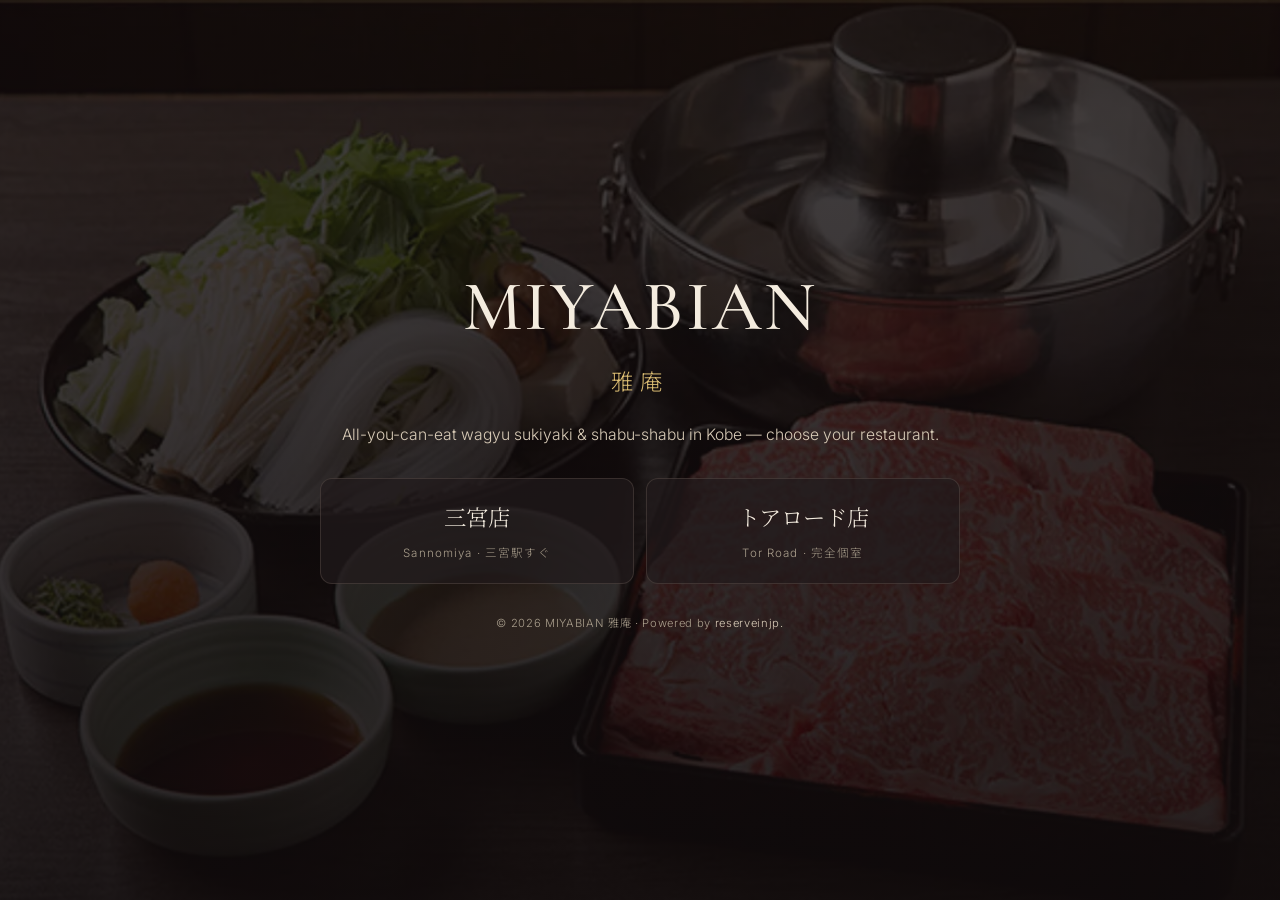
<file: index.html>
<!DOCTYPE html>
<html lang="en">
<head>
  <meta charset="UTF-8">
  <meta name="viewport" content="width=device-width, initial-scale=1.0">
  <meta name="description" content="MIYABIAN 雅庵 — wagyu sukiyaki and shabu-shabu buffet in Kobe. Choose your restaurant: Sannomiya or Tor Road.">
  <title>MIYABIAN | 雅庵 — Kobe Sannomiya &amp; Tor Road</title>
  <link rel="preconnect" href="https://fonts.googleapis.com">
  <link rel="preconnect" href="https://fonts.gstatic.com" crossorigin>
  <link href="https://fonts.googleapis.com/css2?family=Cormorant+Garamond:wght@400;500;600&family=Inter:wght@300;400;500&family=Noto+Sans+JP:wght@300;400;500&family=Noto+Serif+JP:wght@400;500&display=swap" rel="stylesheet">
  <link rel="stylesheet" href="sannomiya/styles.css">
</head>
<body>
  <main class="lang-landing">
    <div class="lang-landing-bg" style="background-image:url('sannomiya/assets/images/hero.webp')"></div>
    <div class="lang-content">
      <h1 class="lang-brand">MIYABIAN</h1>
      <div class="lang-brand-jp">雅庵</div>
      <p class="lang-tag">All-you-can-eat wagyu sukiyaki &amp; shabu-shabu in Kobe — choose your restaurant.</p>

      <div class="lang-cards" style="grid-template-columns:repeat(2,1fr)">
        <a href="sannomiya/landing.html" class="lang-card" aria-label="Miyabian Sannomiya">
          <div class="lc-name">三宮店</div>
          <div class="lc-desc">Sannomiya · 三宮駅すぐ</div>
        </a>
        <a href="toaroad/landing.html" class="lang-card" aria-label="Miyabian Tor Road">
          <div class="lc-name">トアロード店</div>
          <div class="lc-desc">Tor Road · 完全個室</div>
        </a>
      </div>

      <p class="lang-footer">© 2026 MIYABIAN 雅庵 · Powered by <a href="https://reserveinjp.com/" target="_blank" rel="noopener">reserveinjp.</a></p>
    </div>
  </main>
</body>
</html>
</file>
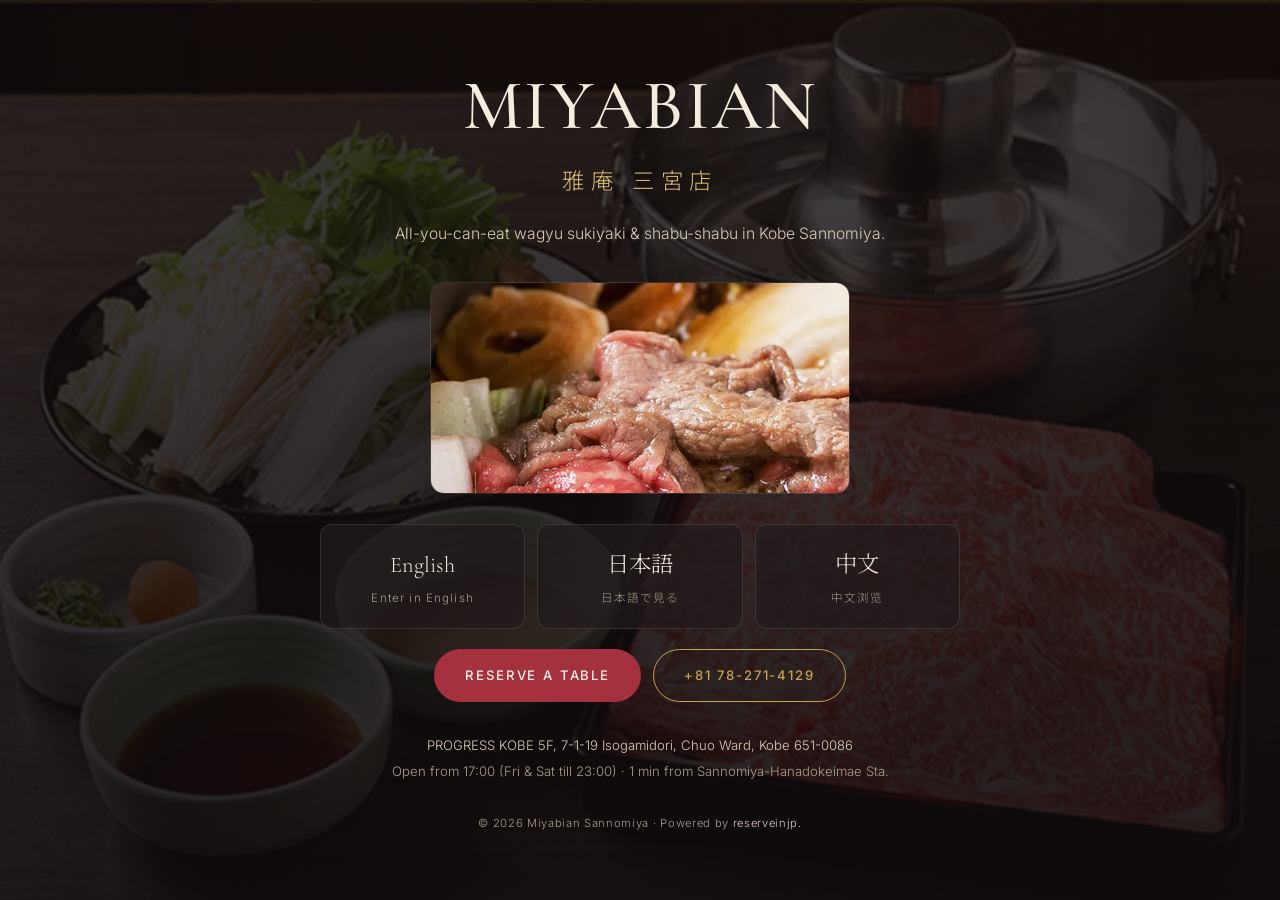
<file: sannomiya/index.html>
<!DOCTYPE html>
<html lang="en">
<head>
  <meta charset="UTF-8">
  <meta name="viewport" content="width=device-width, initial-scale=1.0">
  <meta http-equiv="refresh" content="0; url=landing.html">
  <link rel="canonical" href="landing.html">
  <title>Miyabian | 雅庵 三宮店 — Wagyu Sukiyaki Shabu Shabu, Kobe</title>
  <script>window.location.replace('landing.html');</script>
</head>
<body>
  <p>Redirecting to <a href="landing.html">Miyabian Sannomiya</a>&hellip;</p>
</body>
</html>
</file>
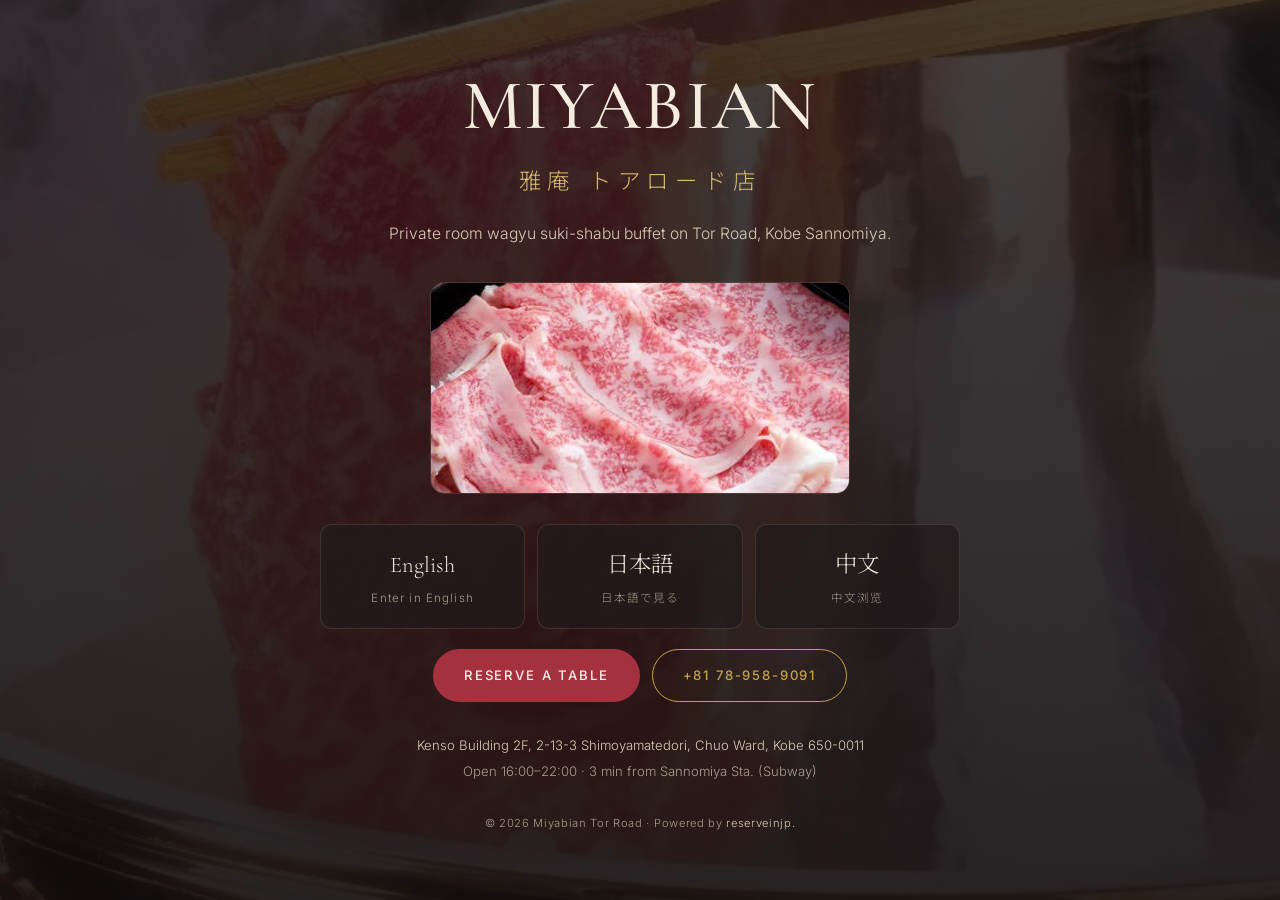
<file: toaroad/index.html>
<!DOCTYPE html>
<html lang="en">
<head>
  <meta charset="UTF-8">
  <meta name="viewport" content="width=device-width, initial-scale=1.0">
  <meta http-equiv="refresh" content="0; url=landing.html">
  <link rel="canonical" href="landing.html">
  <title>Miyabian Tor Road | 雅庵 トアロード店 — Wagyu Suki-Shabu Buffet, Kobe</title>
  <script>window.location.replace('landing.html');</script>
</head>
<body>
  <p>Redirecting to <a href="landing.html">Miyabian Tor Road</a>&hellip;</p>
</body>
</html>
</file>
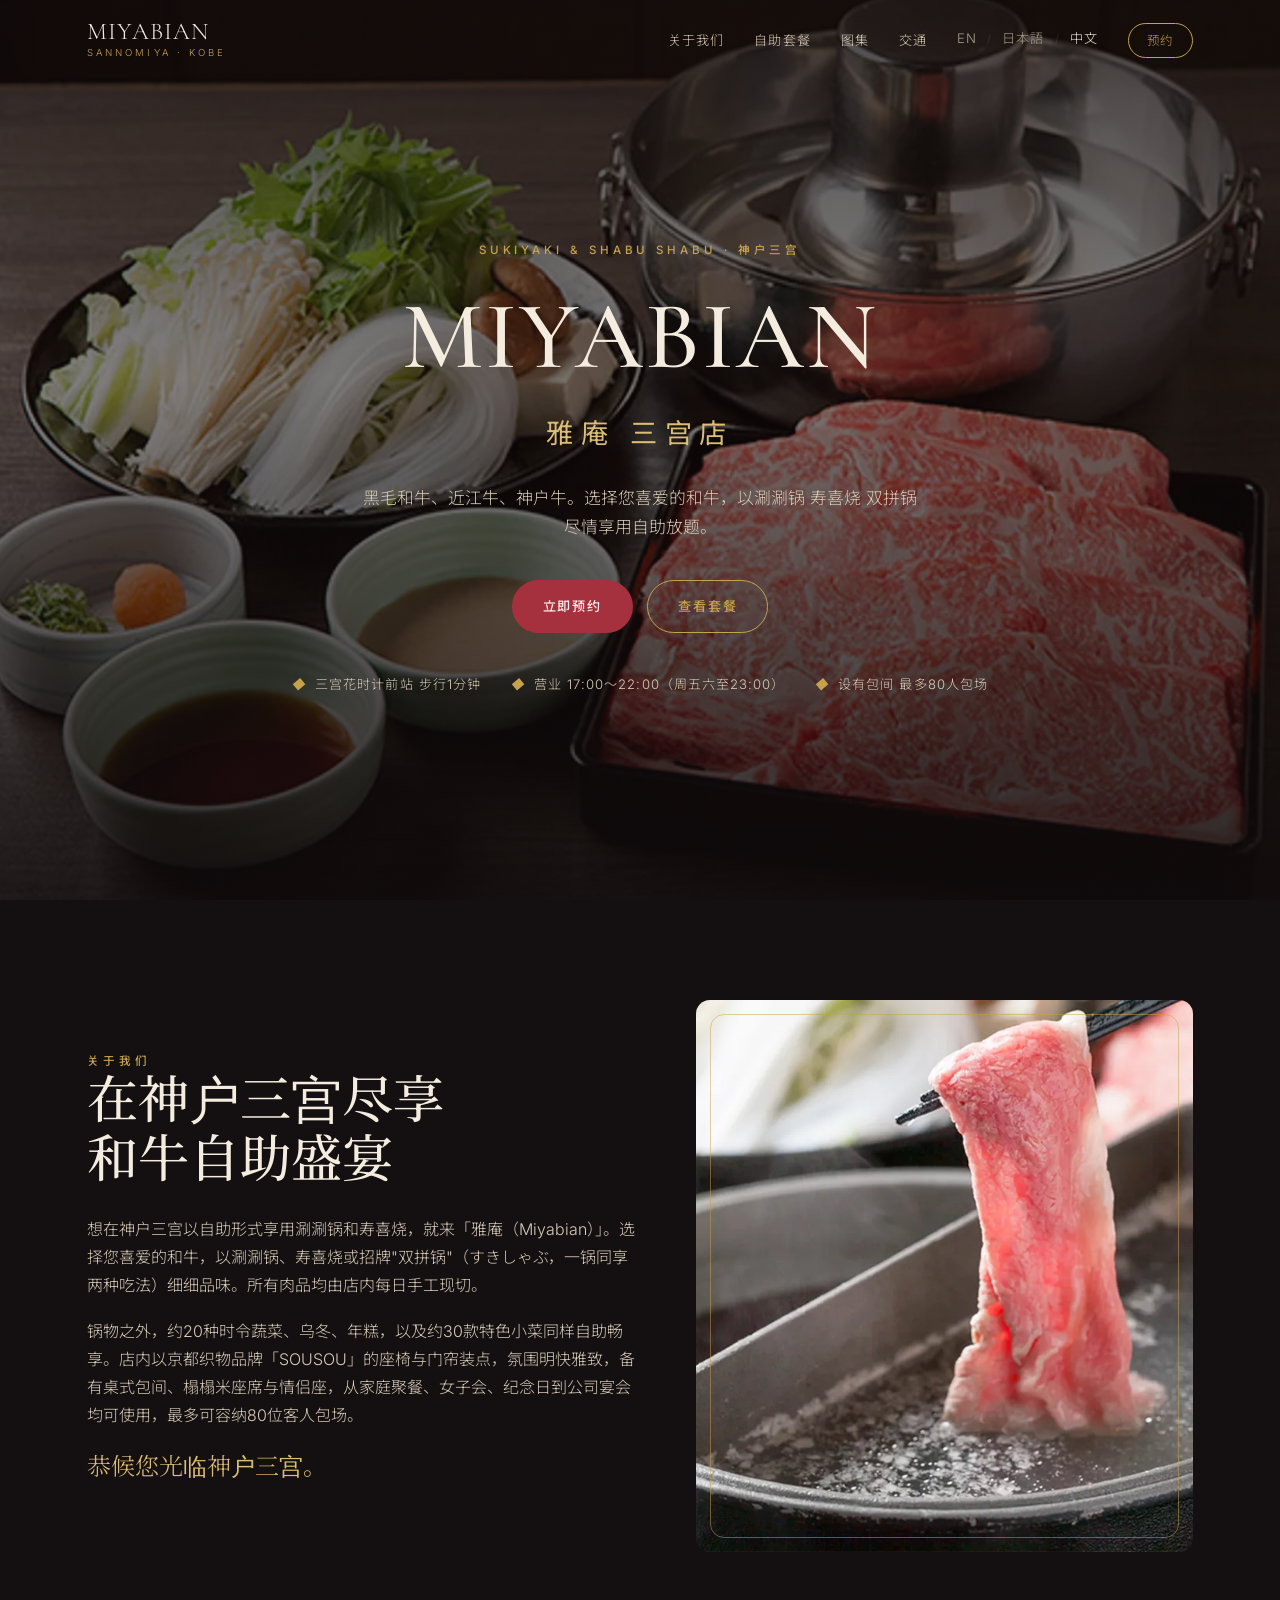
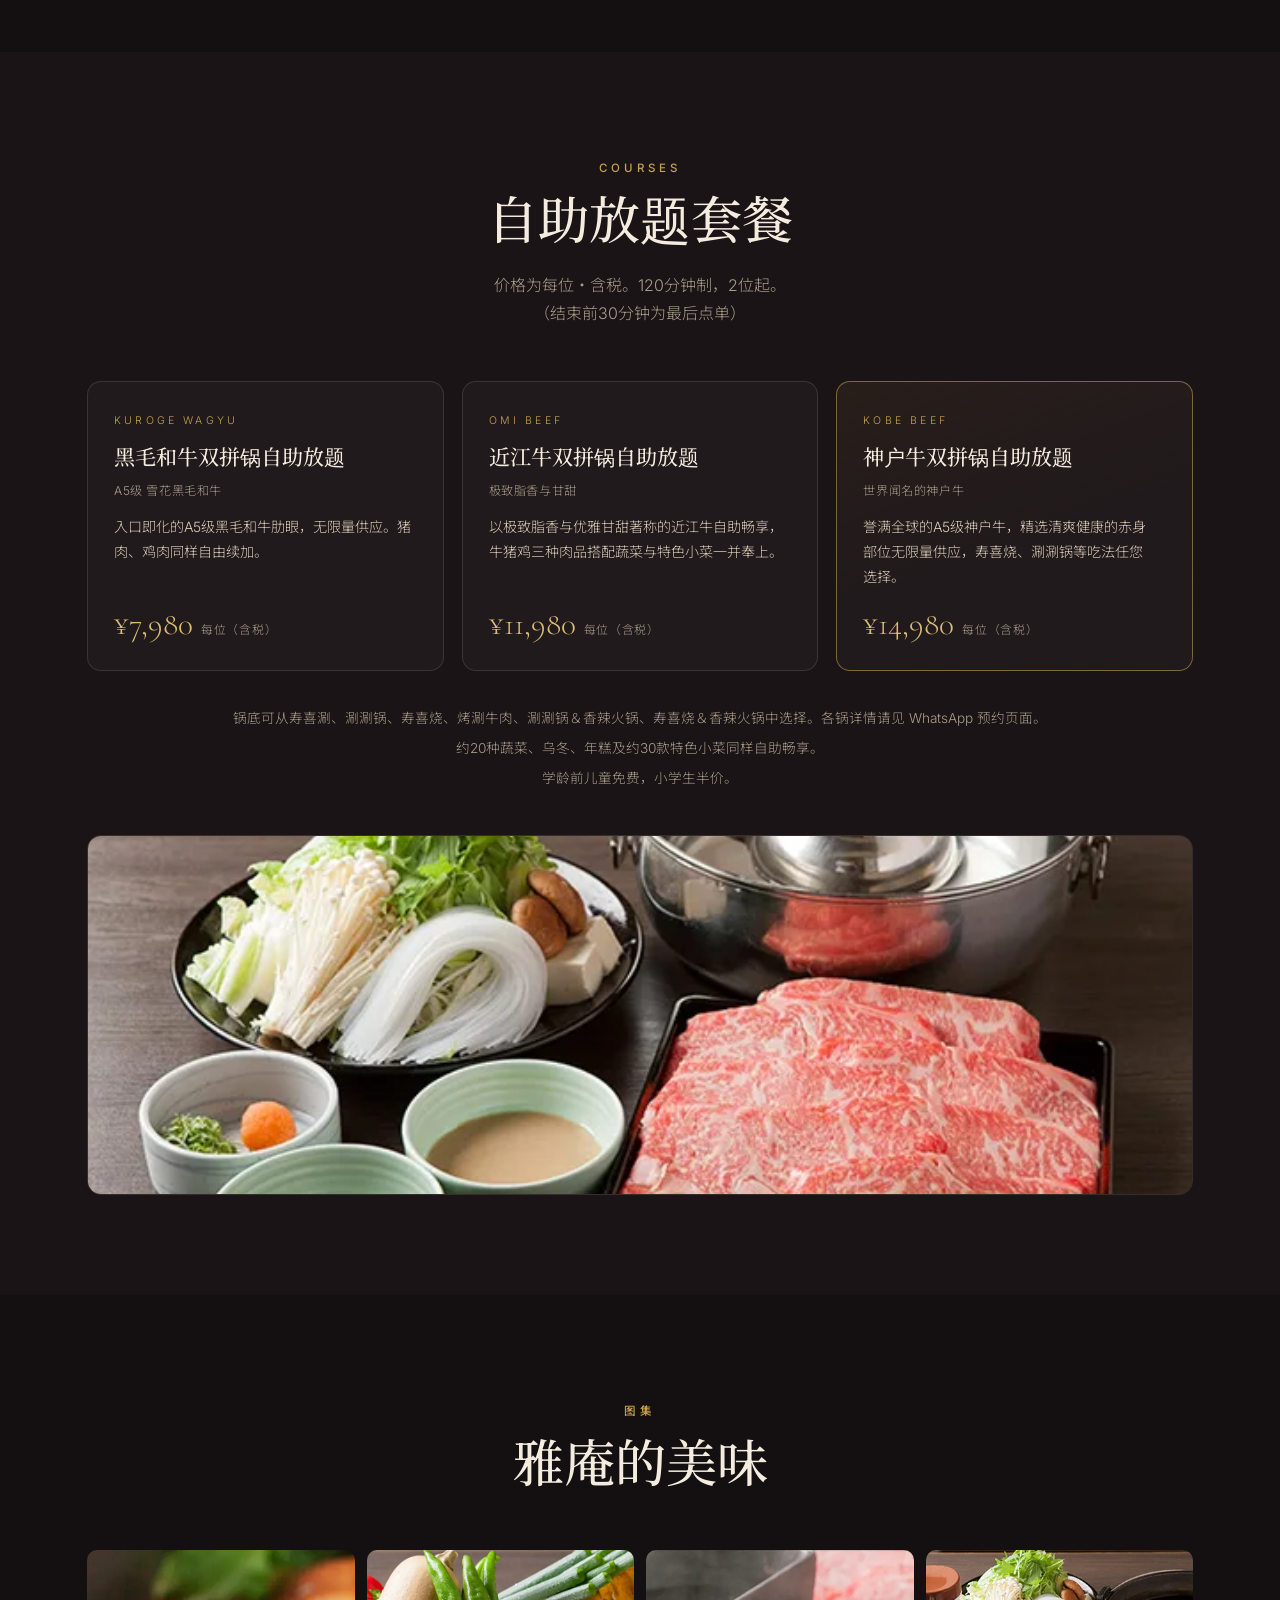
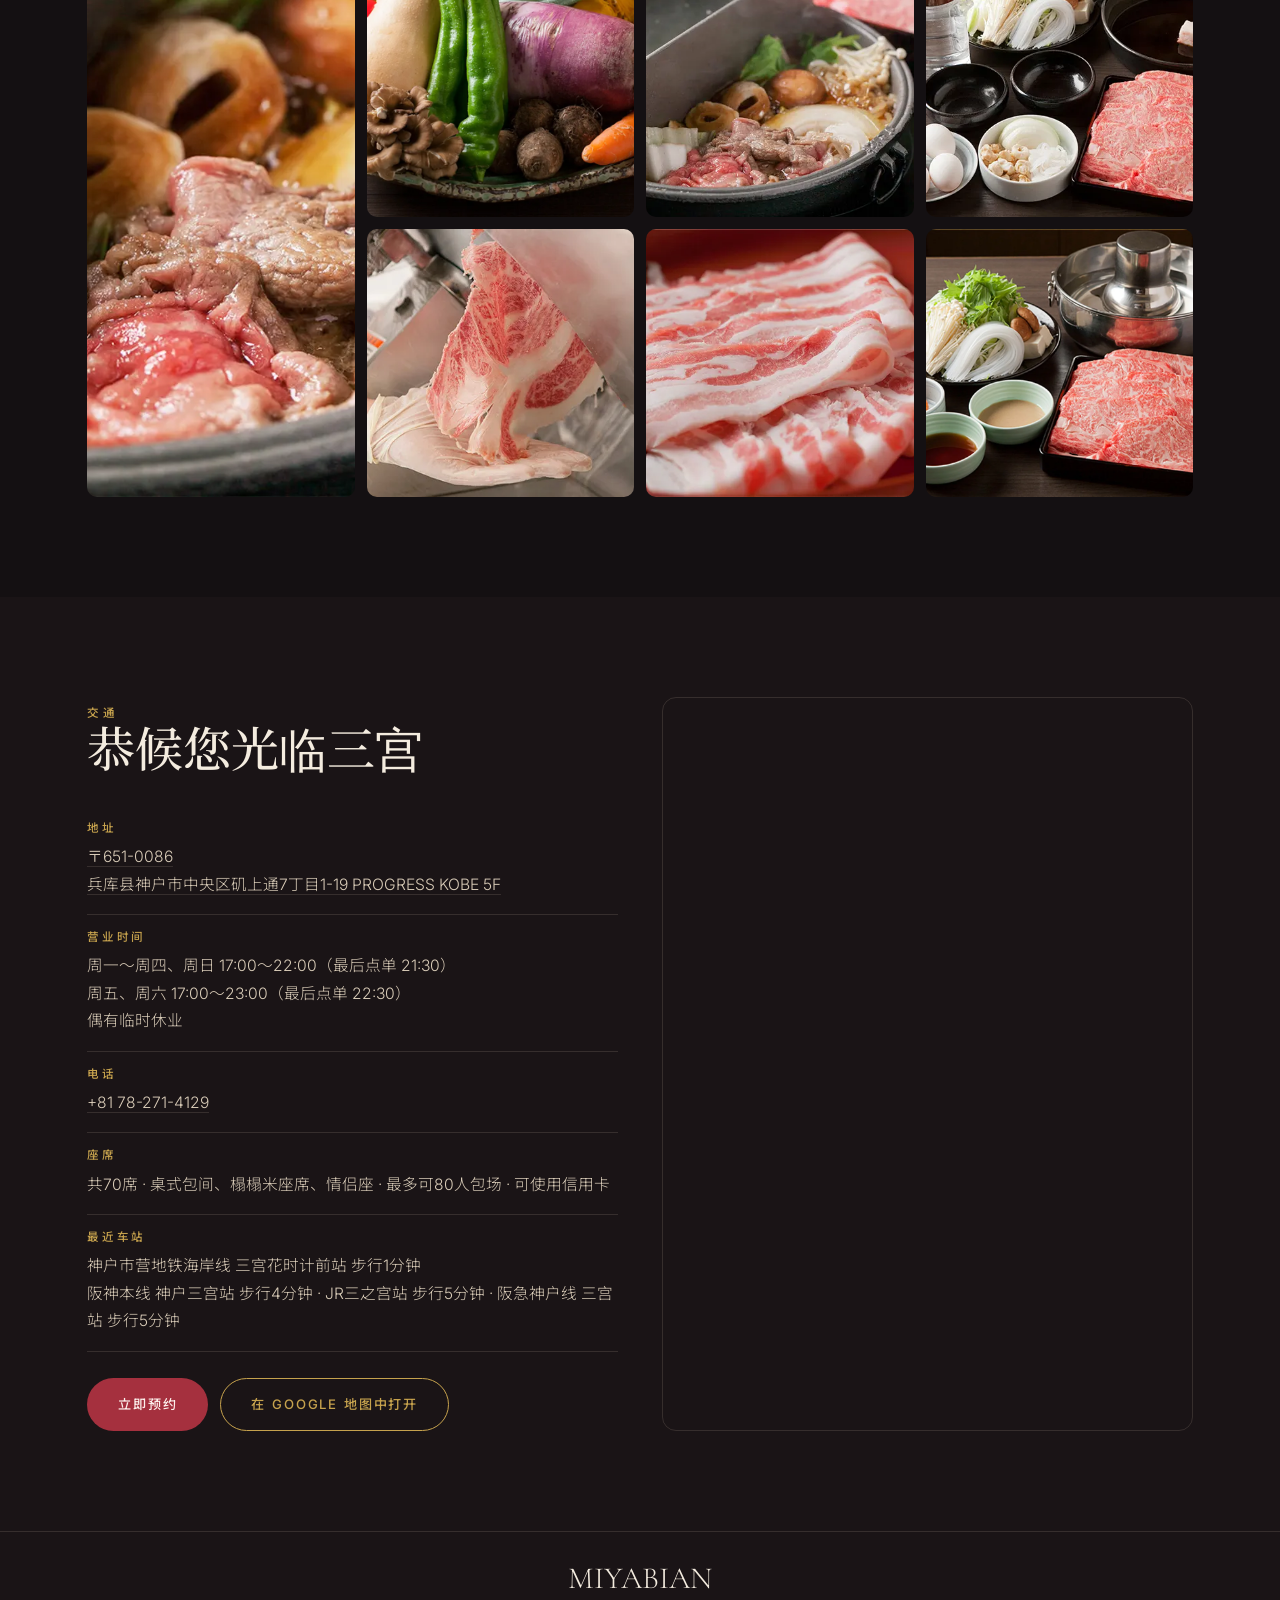
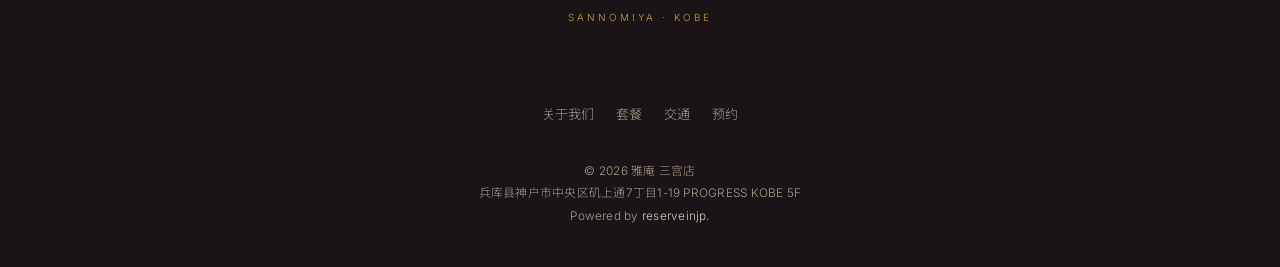
<file: sannomiya/cn/index.html>
<!DOCTYPE html>
<html lang="zh-CN">
<head>
  <meta charset="UTF-8">
  <meta name="viewport" content="width=device-width, initial-scale=1.0">
  <meta name="description" content="雅庵 三宫店 — 神户三宫的寿喜烧・涮涮锅自助放题。黑毛和牛、近江牛、神户牛自助套餐。设有包间，17:00起营业（周五六至23:00）。">
  <title>雅庵 三宫店 | 神户三宫 和牛自助放题</title>
  <link rel="preconnect" href="https://fonts.googleapis.com">
  <link rel="preconnect" href="https://fonts.gstatic.com" crossorigin>
  <link href="https://fonts.googleapis.com/css2?family=Cormorant+Garamond:wght@400;500;600&family=Inter:wght@300;400;500&family=Noto+Sans+JP:wght@300;400;500&family=Noto+Sans+SC:wght@300;400;500&family=Noto+Serif+JP:wght@400;500&display=swap" rel="stylesheet">
  <link rel="stylesheet" href="../styles.css">
</head>
<body>
  <header class="header" id="header">
    <nav class="nav">
      <a href="../landing.html" class="logo">
        <span class="logo-main">MIYABIAN</span>
        <span class="logo-sub">Sannomiya · Kobe</span>
      </a>
      <ul class="nav-menu">
        <li><a href="#concept">关于我们</a></li>
        <li><a href="#courses">自助套餐</a></li>
        <li><a href="#gallery">图集</a></li>
        <li><a href="#visit">交通</a></li>
        <li class="lang-links"><a href="../en/index.html">EN</a><span>/</span><a href="../jp/index.html">日本語</a><span>/</span><a class="active">中文</a></li>
        <li><a href="../booking.html?lang=cn" class="nav-cta">预约</a></li>
      </ul>
      <button class="nav-toggle" aria-label="菜单" aria-expanded="false"><span></span><span></span><span></span></button>
    </nav>
  </header>

  <section class="hero">
    <div class="hero-bg" style="background-image:url('../assets/images/hero.webp')"></div>
    <div class="hero-inner">
      <span class="eyebrow">Sukiyaki &amp; Shabu Shabu · 神户三宫</span>
      <h1>MIYABIAN</h1>
      <span class="jp-name">雅庵 三宫店</span>
      <p class="hero-tag">黑毛和牛、近江牛、神户牛。选择您喜爱的和牛，以涮涮锅 寿喜烧 双拼锅尽情享用自助放题。</p>
      <div class="hero-actions">
        <a href="../booking.html?lang=cn" class="btn btn-primary">立即预约</a>
        <a href="#courses" class="btn btn-ghost">查看套餐</a>
      </div>
      <div class="hero-meta">
        <span><i>◆</i> 三宫花时计前站 步行1分钟</span>
        <span><i>◆</i> 营业 17:00〜22:00（周五六至23:00）</span>
        <span><i>◆</i> 设有包间 最多80人包场</span>
      </div>
    </div>
  </section>

  <section class="section" id="concept">
    <div class="wrap">
      <div class="concept-grid">
        <div class="concept-copy reveal">
          <span class="eyebrow">关于我们</span>
          <div class="section-head" style="margin-bottom:24px"><h2>在神户三宫尽享<br>和牛自助盛宴</h2></div>
          <p>想在神户三宫以自助形式享用涮涮锅和寿喜烧，就来「雅庵（Miyabian）」。选择您喜爱的和牛，以涮涮锅、寿喜烧或招牌"双拼锅"（すきしゃぶ，一锅同享两种吃法）细细品味。所有肉品均由店内每日手工现切。</p>
          <p>锅物之外，约20种时令蔬菜、乌冬、年糕，以及约30款特色小菜同样自助畅享。店内以京都织物品牌「SOUSOU」的座椅与门帘装点，氛围明快雅致，备有桌式包间、榻榻米座席与情侣座，从家庭聚餐、女子会、纪念日到公司宴会均可使用，最多可容纳80位客人包场。</p>
          <p class="sig">恭候您光临神户三宫。</p>
        </div>
        <div class="concept-media reveal">
          <img src="../assets/images/concept.webp" alt="神户和牛">
          <span class="frame"></span>
        </div>
      </div>
    </div>
  </section>

  <section class="section bg-2" id="courses">
    <div class="wrap">
      <div class="section-head reveal" style="margin-left:auto;margin-right:auto;text-align:center">
        <span class="eyebrow">Courses</span>
        <h2>自助放题套餐</h2>
        <p class="muted">价格为每位・含税。120分钟制，2位起。<br>（结束前30分钟为最后点单）</p>
      </div>
      <div class="course-cards reveal">
        <div class="course-card">
          <span class="cc-rank">Kuroge Wagyu</span>
          <h3>黑毛和牛双拼锅自助放题</h3>
          <span class="cc-sub">A5级 雪花黑毛和牛</span>
          <p>入口即化的A5级黑毛和牛肋眼，无限量供应。猪肉、鸡肉同样自由续加。</p>
          <div class="cc-price">¥7,980<small>每位（含税）</small></div>
        </div>
        <div class="course-card">
          <span class="cc-rank">Omi Beef</span>
          <h3>近江牛双拼锅自助放题</h3>
          <span class="cc-sub">极致脂香与甘甜</span>
          <p>以极致脂香与优雅甘甜著称的近江牛自助畅享，牛猪鸡三种肉品搭配蔬菜与特色小菜一并奉上。</p>
          <div class="cc-price">¥11,980<small>每位（含税）</small></div>
        </div>
        <div class="course-card featured">
          <span class="cc-rank">Kobe Beef</span>
          <h3>神户牛双拼锅自助放题</h3>
          <span class="cc-sub">世界闻名的神户牛</span>
          <p>誉满全球的A5级神户牛，精选清爽健康的赤身部位无限量供应，寿喜烧、涮涮锅等吃法任您选择。</p>
          <div class="cc-price">¥14,980<small>每位（含税）</small></div>
        </div>
      </div>
      <div class="course-notes reveal">
        <p>锅底可从寿喜涮、涮涮锅、寿喜烧、烤涮牛肉、涮涮锅＆香辣火锅、寿喜烧＆香辣火锅中选择。各锅详情请见 WhatsApp 预约页面。</p>
        <p>约20种蔬菜、乌冬、年糕及约30款特色小菜同样自助畅享。</p>
        <p>学龄前儿童免费，小学生半价。</p>
      </div>
      <div class="course-photo reveal">
        <img src="../assets/images/course.webp" alt="涮涮锅套餐">
      </div>
    </div>
  </section>

  <section class="section" id="gallery">
    <div class="wrap">
      <div class="section-head reveal" style="margin-left:auto;margin-right:auto;text-align:center">
        <span class="eyebrow">图集</span>
        <h2>雅庵的美味</h2>
      </div>
      <div class="gallery reveal">
        <a href="../assets/images/g-sukiyaki.webp" class="tall"><img src="../assets/images/g-sukiyaki.webp" alt="寿喜烧锅"></a>
        <a href="../assets/images/g-veg.webp"><img src="../assets/images/g-veg.webp" alt="时令蔬菜"></a>
        <a href="../assets/images/g-nabe.webp"><img src="../assets/images/g-nabe.webp" alt="寿喜烧与和牛"></a>
        <a href="../assets/images/g-set.webp"><img src="../assets/images/g-set.webp" alt="涮涮锅套餐"></a>
        <a href="../assets/images/g-niku.webp"><img src="../assets/images/g-niku.webp" alt="店内手切肉品"></a>
        <a href="../assets/images/g-pork.webp"><img src="../assets/images/g-pork.webp" alt="特选猪肉"></a>
        <a href="../assets/images/hero.webp"><img src="../assets/images/hero.webp" alt="涮涮锅"></a>
      </div>
    </div>
  </section>

  <section class="section bg-2" id="visit">
    <div class="wrap">
      <div class="visit-grid">
        <div class="visit-info reveal">
          <span class="eyebrow">交通</span>
          <h2>恭候您光临三宫</h2>
          <div class="visit-item">
            <h4>地址</h4>
            <p><a href="https://maps.app.goo.gl/y1pAJ3fhCVbGiYhE7" target="_blank" rel="noopener noreferrer">〒651-0086<br>兵库县神户市中央区矶上通7丁目1-19 PROGRESS KOBE 5F</a></p>
          </div>
          <div class="visit-item">
            <h4>营业时间</h4>
            <p>周一〜周四、周日 17:00〜22:00（最后点单 21:30）<br>周五、周六 17:00〜23:00（最后点单 22:30）<br>偶有临时休业</p>
          </div>
          <div class="visit-item">
            <h4>电话</h4>
            <p><a href="tel:+81782714129">+81 78-271-4129</a></p>
          </div>
          <div class="visit-item">
            <h4>座席</h4>
            <p>共70席 · 桌式包间、榻榻米座席、情侣座 · 最多可80人包场 · 可使用信用卡</p>
          </div>
          <div class="visit-item">
            <h4>最近车站</h4>
            <p>神户市营地铁海岸线 三宫花时计前站 步行1分钟<br>阪神本线 神户三宫站 步行4分钟 · JR三之宫站 步行5分钟 · 阪急神户线 三宫站 步行5分钟</p>
          </div>
          <div class="visit-actions">
            <a href="../booking.html?lang=cn" class="btn btn-primary">立即预约</a>
            <a href="https://maps.app.goo.gl/y1pAJ3fhCVbGiYhE7" target="_blank" rel="noopener noreferrer" class="btn btn-ghost">在 Google 地图中打开</a>
          </div>
        </div>
        <div class="visit-map reveal">
          <iframe title="雅庵 三宫店 地图" src="https://maps.google.com/maps?q=Miyabian%20%E4%B8%89%E5%AE%AE%E5%BA%97&ftid=0x60008f21773779c5:0x2db8646f549ffcc5&z=17&output=embed" style="border:0;pointer-events:none;" loading="lazy" referrerpolicy="no-referrer-when-downgrade"></iframe>
          <a href="https://maps.app.goo.gl/y1pAJ3fhCVbGiYhE7" target="_blank" rel="noopener noreferrer" class="visit-map-link" aria-label="在 Google 地图中打开雅庵三宫店" style="position:absolute;inset:0;z-index:2;"></a>
        </div>
      </div>
    </div>
  </section>

  <footer class="footer">
    <div class="wrap">
      <div class="footer-in">
        <div class="f-name">MIYABIAN<small>Sannomiya · Kobe</small></div>
        <div class="footer-links">
          <a href="#concept">关于我们</a>
          <a href="#courses">套餐</a>
          <a href="#visit">交通</a>
          <a href="../booking.html?lang=cn">预约</a>
        </div>
      </div>
      <p class="footer-copy">© 2026 雅庵 三宫店<br>兵库县神户市中央区矶上通7丁目1-19 PROGRESS KOBE 5F<br>Powered by <a href="https://reserveinjp.com/" target="_blank" rel="noopener">reserveinjp.</a></p>
    </div>
  </footer>

  <script src="../script.js"></script>
</body>
</html>
</file>
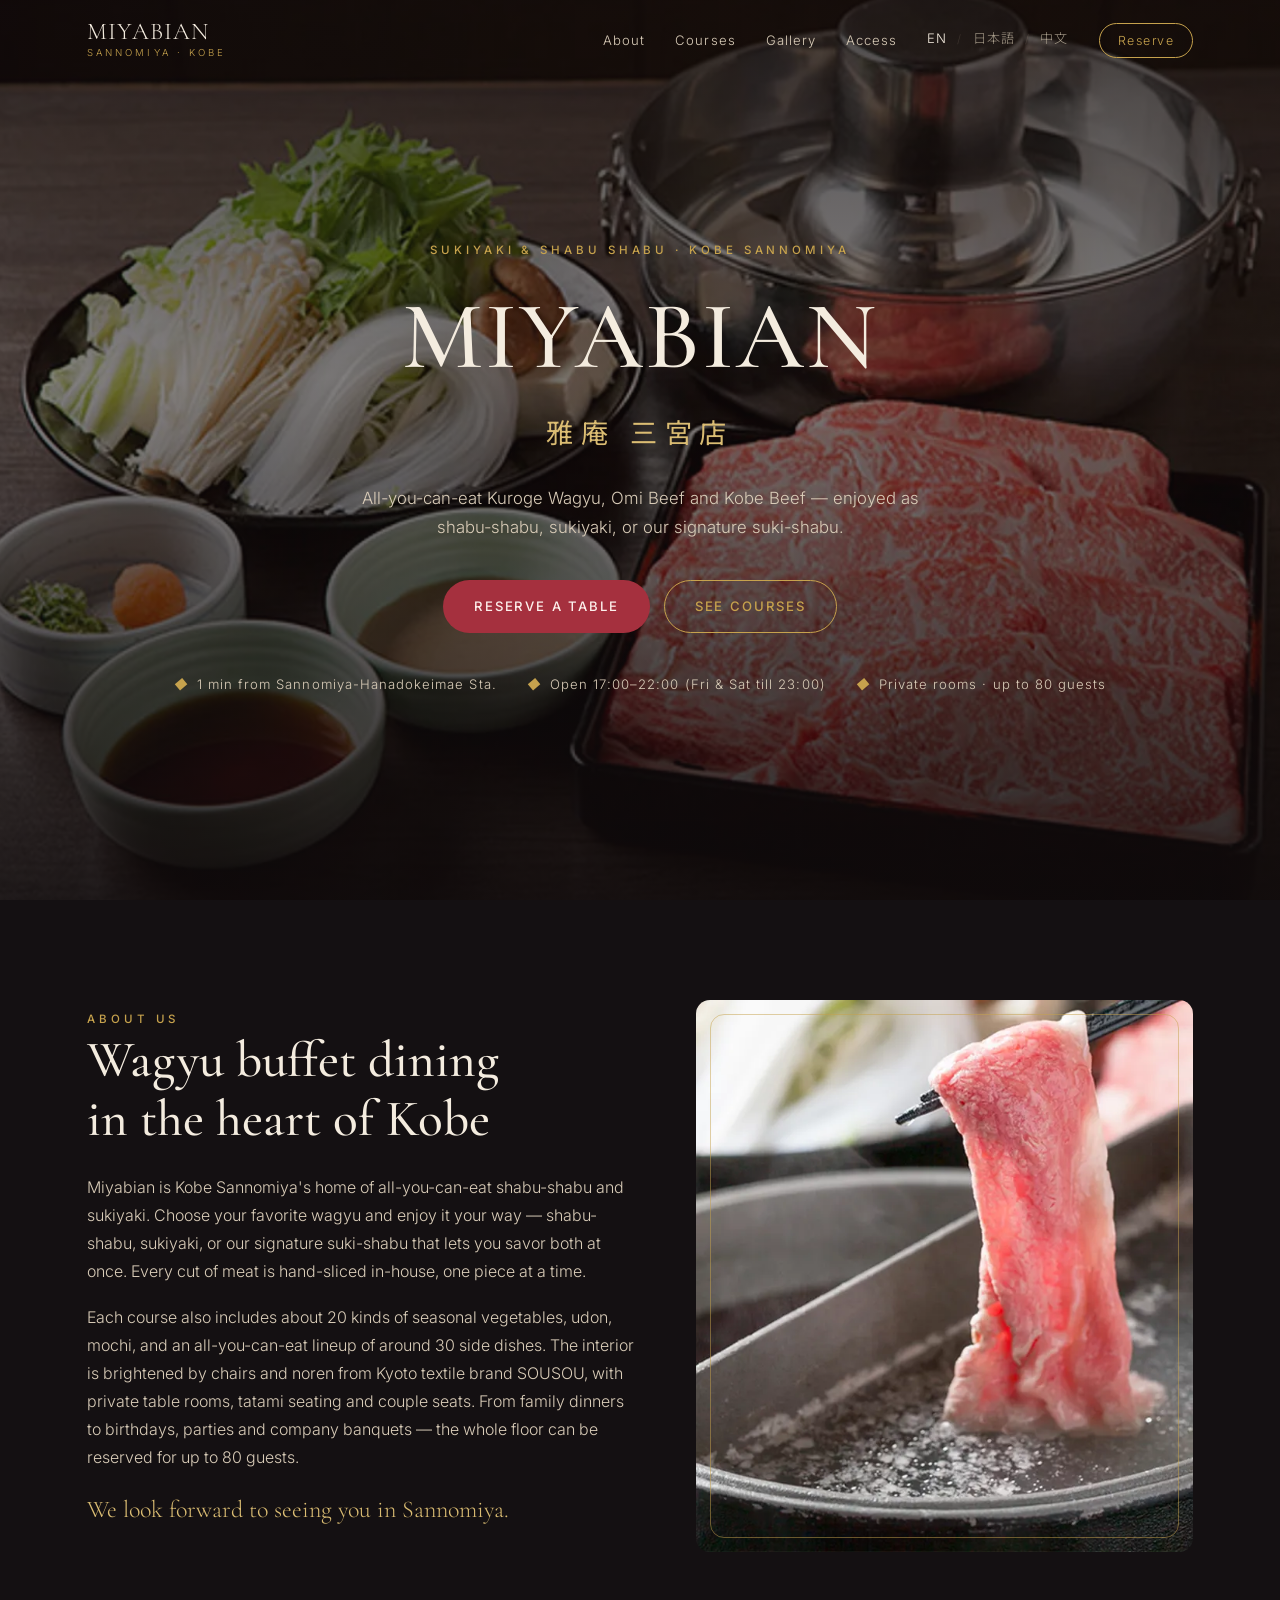
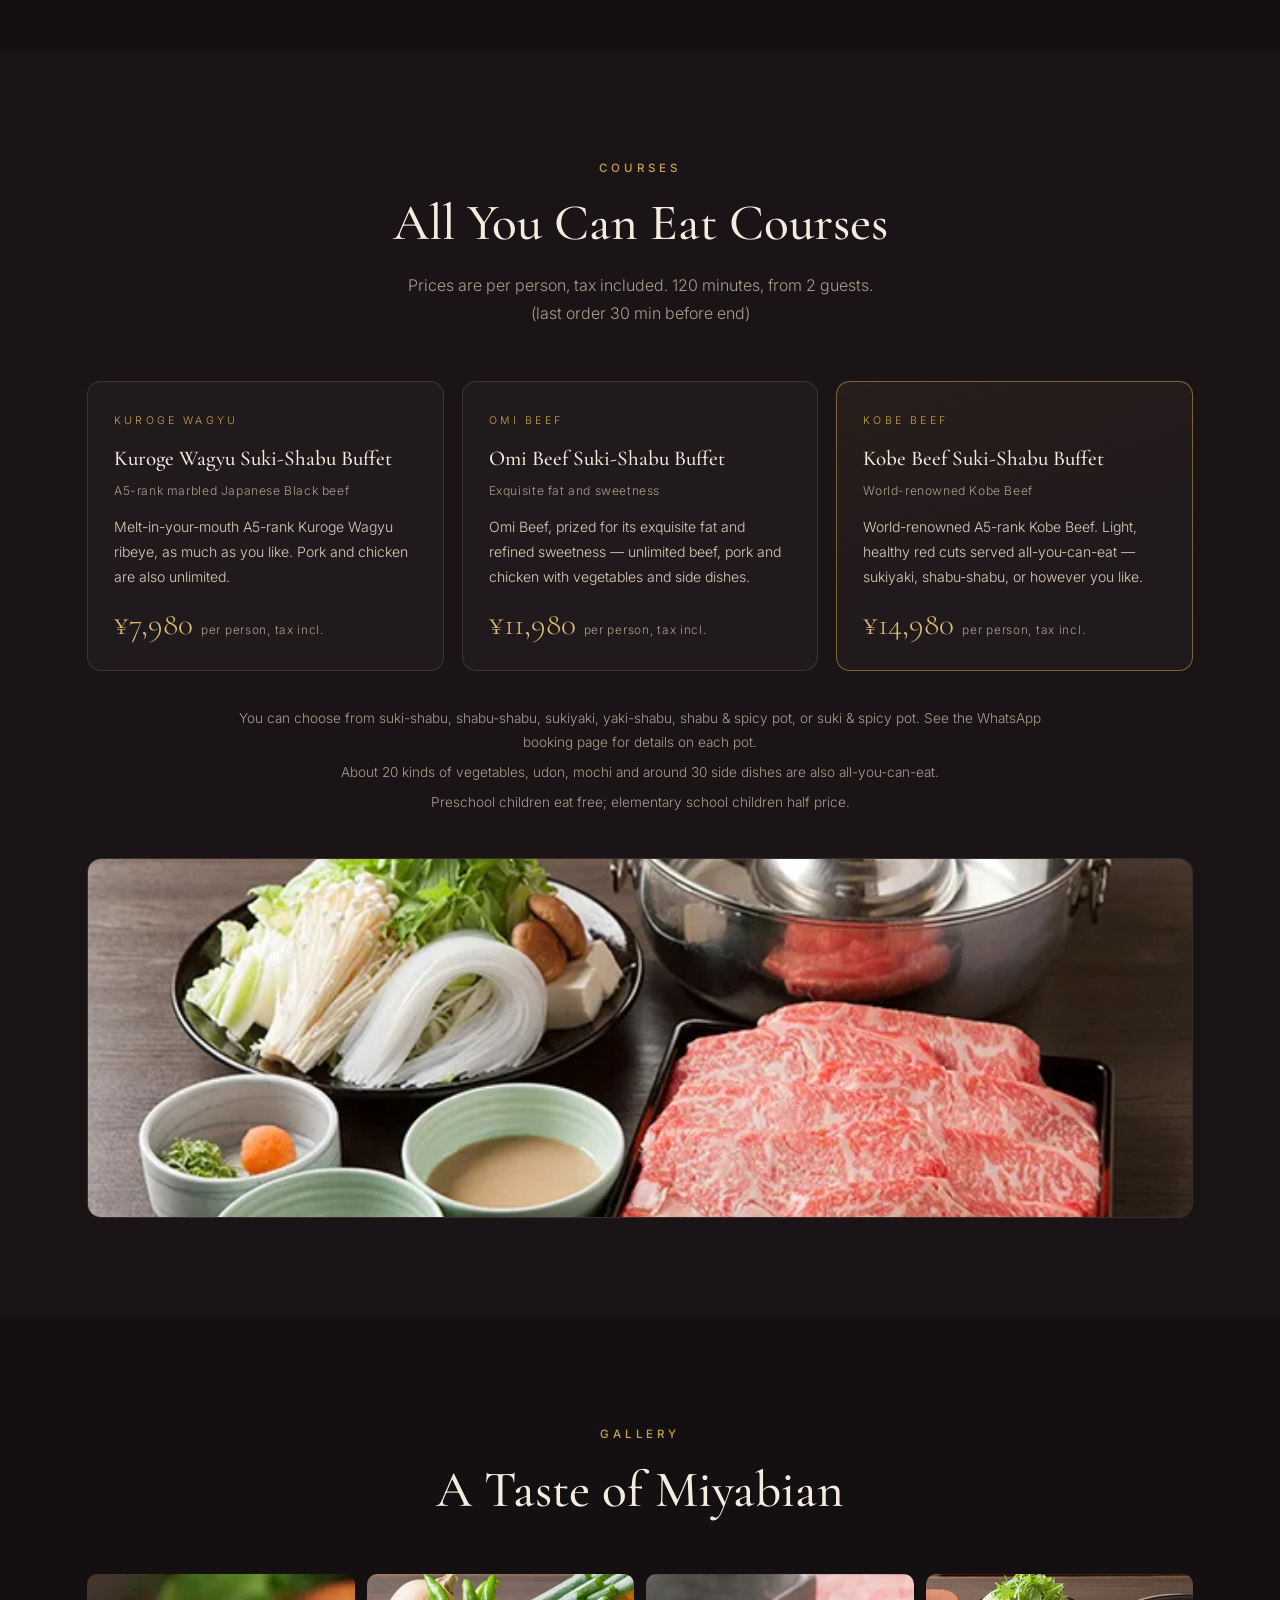
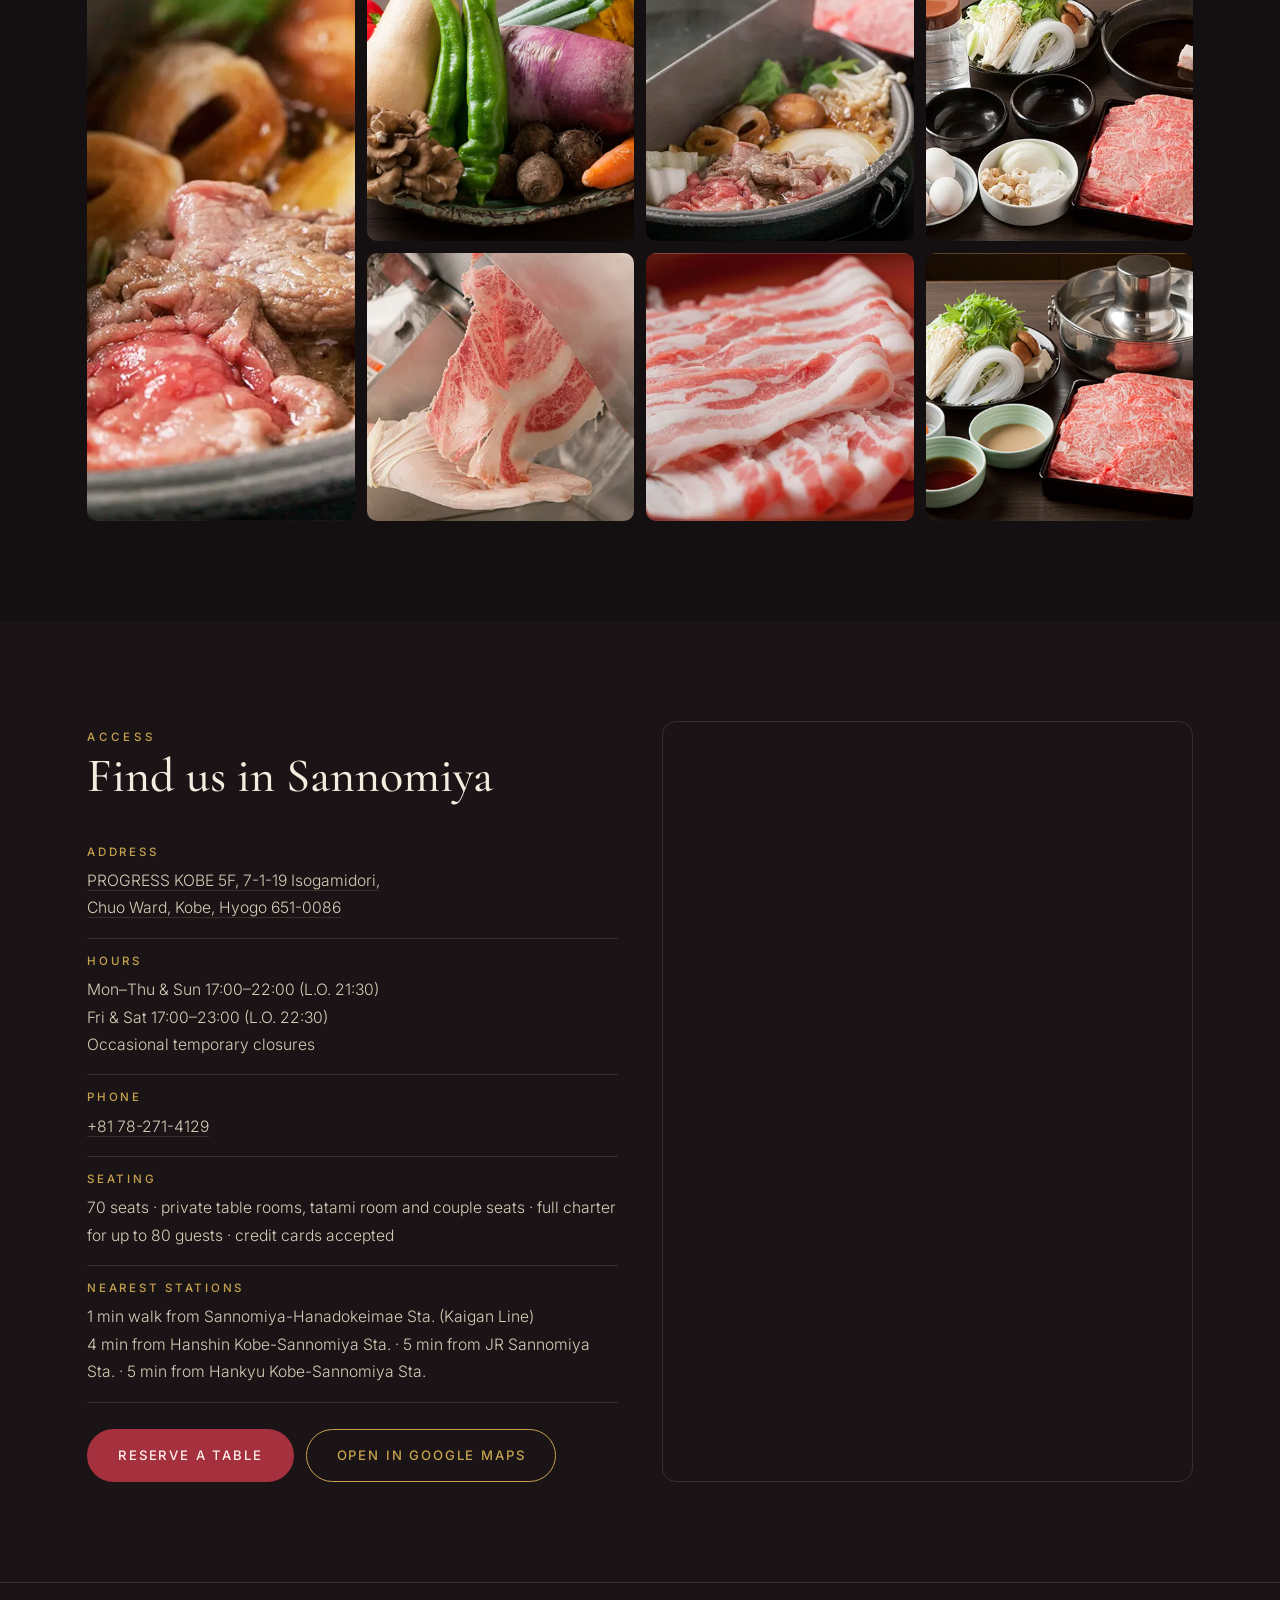
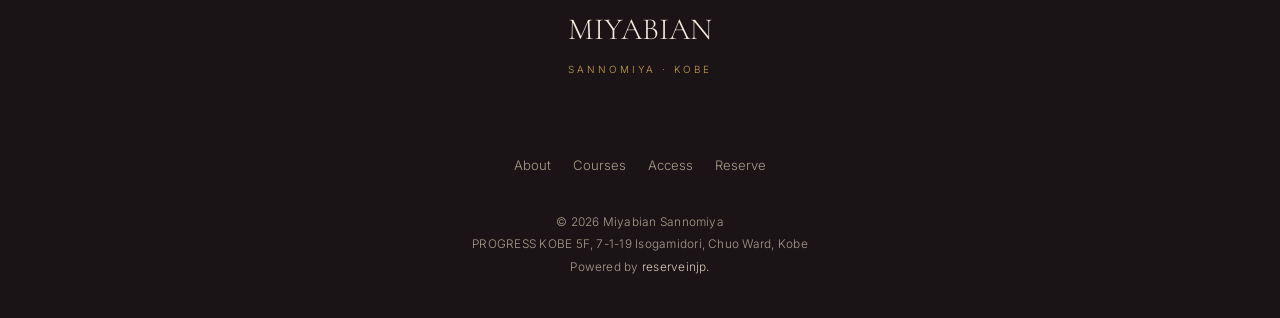
<file: sannomiya/en/index.html>
<!DOCTYPE html>
<html lang="en">
<head>
  <meta charset="UTF-8">
  <meta name="viewport" content="width=device-width, initial-scale=1.0">
  <meta name="description" content="Miyabian Sannomiya — all-you-can-eat wagyu sukiyaki and shabu-shabu in Kobe Sannomiya. Kuroge Wagyu, Omi Beef and Kobe Beef courses. Private rooms, open from 17:00.">
  <title>Miyabian Sannomiya | Wagyu Sukiyaki Shabu Shabu Buffet in Kobe</title>
  <link rel="preconnect" href="https://fonts.googleapis.com">
  <link rel="preconnect" href="https://fonts.gstatic.com" crossorigin>
  <link href="https://fonts.googleapis.com/css2?family=Cormorant+Garamond:wght@400;500;600&family=Inter:wght@300;400;500&family=Noto+Sans+JP:wght@300;400;500&family=Noto+Serif+JP:wght@400;500&display=swap" rel="stylesheet">
  <link rel="stylesheet" href="../styles.css">
</head>
<body>
  <header class="header" id="header">
    <nav class="nav">
      <a href="../landing.html" class="logo">
        <span class="logo-main">MIYABIAN</span>
        <span class="logo-sub">Sannomiya · Kobe</span>
      </a>
      <ul class="nav-menu">
        <li><a href="#concept">About</a></li>
        <li><a href="#courses">Courses</a></li>
        <li><a href="#gallery">Gallery</a></li>
        <li><a href="#visit">Access</a></li>
        <li class="lang-links"><a class="active">EN</a><span>/</span><a href="../jp/index.html">日本語</a><span>/</span><a href="../cn/index.html">中文</a></li>
        <li><a href="../booking.html?lang=en" class="nav-cta">Reserve</a></li>
      </ul>
      <button class="nav-toggle" aria-label="Menu" aria-expanded="false"><span></span><span></span><span></span></button>
    </nav>
  </header>

  <section class="hero">
    <div class="hero-bg" style="background-image:url('../assets/images/hero.webp')"></div>
    <div class="hero-inner">
      <span class="eyebrow">Sukiyaki &amp; Shabu Shabu · Kobe Sannomiya</span>
      <h1>MIYABIAN</h1>
      <span class="jp-name">雅庵 三宮店</span>
      <p class="hero-tag">All-you-can-eat Kuroge Wagyu, Omi Beef and Kobe Beef — enjoyed as shabu-shabu, sukiyaki, or our signature suki-shabu.</p>
      <div class="hero-actions">
        <a href="../booking.html?lang=en" class="btn btn-primary">Reserve a table</a>
        <a href="#courses" class="btn btn-ghost">See courses</a>
      </div>
      <div class="hero-meta">
        <span><i>◆</i> 1 min from Sannomiya-Hanadokeimae Sta.</span>
        <span><i>◆</i> Open 17:00–22:00 (Fri &amp; Sat till 23:00)</span>
        <span><i>◆</i> Private rooms · up to 80 guests</span>
      </div>
    </div>
  </section>

  <section class="section" id="concept">
    <div class="wrap">
      <div class="concept-grid">
        <div class="concept-copy reveal">
          <span class="eyebrow">About us</span>
          <div class="section-head" style="margin-bottom:24px"><h2>Wagyu buffet dining<br>in the heart of Kobe</h2></div>
          <p>Miyabian is Kobe Sannomiya's home of all-you-can-eat shabu-shabu and sukiyaki. Choose your favorite wagyu and enjoy it your way — shabu-shabu, sukiyaki, or our signature suki-shabu that lets you savor both at once. Every cut of meat is hand-sliced in-house, one piece at a time.</p>
          <p>Each course also includes about 20 kinds of seasonal vegetables, udon, mochi, and an all-you-can-eat lineup of around 30 side dishes. The interior is brightened by chairs and noren from Kyoto textile brand SOUSOU, with private table rooms, tatami seating and couple seats. From family dinners to birthdays, parties and company banquets — the whole floor can be reserved for up to 80 guests.</p>
          <p class="sig">We look forward to seeing you in Sannomiya.</p>
        </div>
        <div class="concept-media reveal">
          <img src="../assets/images/concept.webp" alt="Kobe wagyu">
          <span class="frame"></span>
        </div>
      </div>
    </div>
  </section>

  <section class="section bg-2" id="courses">
    <div class="wrap">
      <div class="section-head reveal" style="margin-left:auto;margin-right:auto;text-align:center">
        <span class="eyebrow">Courses</span>
        <h2>All You Can Eat Courses</h2>
        <p class="muted">Prices are per person, tax included. 120 minutes, from 2 guests.<br>(last order 30 min before end)</p>
      </div>
      <div class="course-cards reveal">
        <div class="course-card">
          <span class="cc-rank">Kuroge Wagyu</span>
          <h3>Kuroge Wagyu Suki-Shabu Buffet</h3>
          <span class="cc-sub">A5-rank marbled Japanese Black beef</span>
          <p>Melt-in-your-mouth A5-rank Kuroge Wagyu ribeye, as much as you like. Pork and chicken are also unlimited.</p>
          <div class="cc-price">¥7,980<small>per person, tax incl.</small></div>
        </div>
        <div class="course-card">
          <span class="cc-rank">Omi Beef</span>
          <h3>Omi Beef Suki-Shabu Buffet</h3>
          <span class="cc-sub">Exquisite fat and sweetness</span>
          <p>Omi Beef, prized for its exquisite fat and refined sweetness — unlimited beef, pork and chicken with vegetables and side dishes.</p>
          <div class="cc-price">¥11,980<small>per person, tax incl.</small></div>
        </div>
        <div class="course-card featured">
          <span class="cc-rank">Kobe Beef</span>
          <h3>Kobe Beef Suki-Shabu Buffet</h3>
          <span class="cc-sub">World-renowned Kobe Beef</span>
          <p>World-renowned A5-rank Kobe Beef. Light, healthy red cuts served all-you-can-eat — sukiyaki, shabu-shabu, or however you like.</p>
          <div class="cc-price">¥14,980<small>per person, tax incl.</small></div>
        </div>
      </div>
      <div class="course-notes reveal">
        <p>You can choose from suki-shabu, shabu-shabu, sukiyaki, yaki-shabu, shabu &amp; spicy pot, or suki &amp; spicy pot. See the WhatsApp booking page for details on each pot.</p>
        <p>About 20 kinds of vegetables, udon, mochi and around 30 side dishes are also all-you-can-eat.</p>
        <p>Preschool children eat free; elementary school children half price.</p>
      </div>
      <div class="course-photo reveal">
        <img src="../assets/images/course.webp" alt="Shabu-shabu set">
      </div>
    </div>
  </section>

  <section class="section" id="gallery">
    <div class="wrap">
      <div class="section-head reveal" style="margin-left:auto;margin-right:auto;text-align:center">
        <span class="eyebrow">Gallery</span>
        <h2>A Taste of Miyabian</h2>
      </div>
      <div class="gallery reveal">
        <a href="../assets/images/g-sukiyaki.webp" class="tall"><img src="../assets/images/g-sukiyaki.webp" alt="Sukiyaki pot"></a>
        <a href="../assets/images/g-veg.webp"><img src="../assets/images/g-veg.webp" alt="Seasonal vegetables"></a>
        <a href="../assets/images/g-nabe.webp"><img src="../assets/images/g-nabe.webp" alt="Sukiyaki and wagyu"></a>
        <a href="../assets/images/g-set.webp"><img src="../assets/images/g-set.webp" alt="Shabu-shabu set"></a>
        <a href="../assets/images/g-niku.webp"><img src="../assets/images/g-niku.webp" alt="Hand-sliced beef"></a>
        <a href="../assets/images/g-pork.webp"><img src="../assets/images/g-pork.webp" alt="Premium pork"></a>
        <a href="../assets/images/hero.webp"><img src="../assets/images/hero.webp" alt="Shabu-shabu"></a>
      </div>
    </div>
  </section>

  <section class="section bg-2" id="visit">
    <div class="wrap">
      <div class="visit-grid">
        <div class="visit-info reveal">
          <span class="eyebrow">Access</span>
          <h2>Find us in Sannomiya</h2>
          <div class="visit-item">
            <h4>Address</h4>
            <p><a href="https://maps.app.goo.gl/y1pAJ3fhCVbGiYhE7" target="_blank" rel="noopener noreferrer">PROGRESS KOBE 5F, 7-1-19 Isogamidori,<br>Chuo Ward, Kobe, Hyogo 651-0086</a></p>
          </div>
          <div class="visit-item">
            <h4>Hours</h4>
            <p>Mon–Thu &amp; Sun 17:00–22:00 (L.O. 21:30)<br>Fri &amp; Sat 17:00–23:00 (L.O. 22:30)<br>Occasional temporary closures</p>
          </div>
          <div class="visit-item">
            <h4>Phone</h4>
            <p><a href="tel:+81782714129">+81 78-271-4129</a></p>
          </div>
          <div class="visit-item">
            <h4>Seating</h4>
            <p>70 seats · private table rooms, tatami room and couple seats · full charter for up to 80 guests · credit cards accepted</p>
          </div>
          <div class="visit-item">
            <h4>Nearest stations</h4>
            <p>1 min walk from Sannomiya-Hanadokeimae Sta. (Kaigan Line)<br>4 min from Hanshin Kobe-Sannomiya Sta. · 5 min from JR Sannomiya Sta. · 5 min from Hankyu Kobe-Sannomiya Sta.</p>
          </div>
          <div class="visit-actions">
            <a href="../booking.html?lang=en" class="btn btn-primary">Reserve a table</a>
            <a href="https://maps.app.goo.gl/y1pAJ3fhCVbGiYhE7" target="_blank" rel="noopener noreferrer" class="btn btn-ghost">Open in Google Maps</a>
          </div>
        </div>
        <div class="visit-map reveal">
          <iframe title="Miyabian Sannomiya map" src="https://maps.google.com/maps?q=Miyabian%20%E4%B8%89%E5%AE%AE%E5%BA%97&ftid=0x60008f21773779c5:0x2db8646f549ffcc5&z=17&output=embed" style="border:0;pointer-events:none;" loading="lazy" referrerpolicy="no-referrer-when-downgrade"></iframe>
          <a href="https://maps.app.goo.gl/y1pAJ3fhCVbGiYhE7" target="_blank" rel="noopener noreferrer" class="visit-map-link" aria-label="Open Miyabian Sannomiya in Google Maps" style="position:absolute;inset:0;z-index:2;"></a>
        </div>
      </div>
    </div>
  </section>

  <footer class="footer">
    <div class="wrap">
      <div class="footer-in">
        <div class="f-name">MIYABIAN<small>Sannomiya · Kobe</small></div>
        <div class="footer-links">
          <a href="#concept">About</a>
          <a href="#courses">Courses</a>
          <a href="#visit">Access</a>
          <a href="../booking.html?lang=en">Reserve</a>
        </div>
      </div>
      <p class="footer-copy">© 2026 Miyabian Sannomiya<br>PROGRESS KOBE 5F, 7-1-19 Isogamidori, Chuo Ward, Kobe<br>Powered by <a href="https://reserveinjp.com/" target="_blank" rel="noopener">reserveinjp.</a></p>
    </div>
  </footer>

  <script src="../script.js"></script>
</body>
</html>
</file>
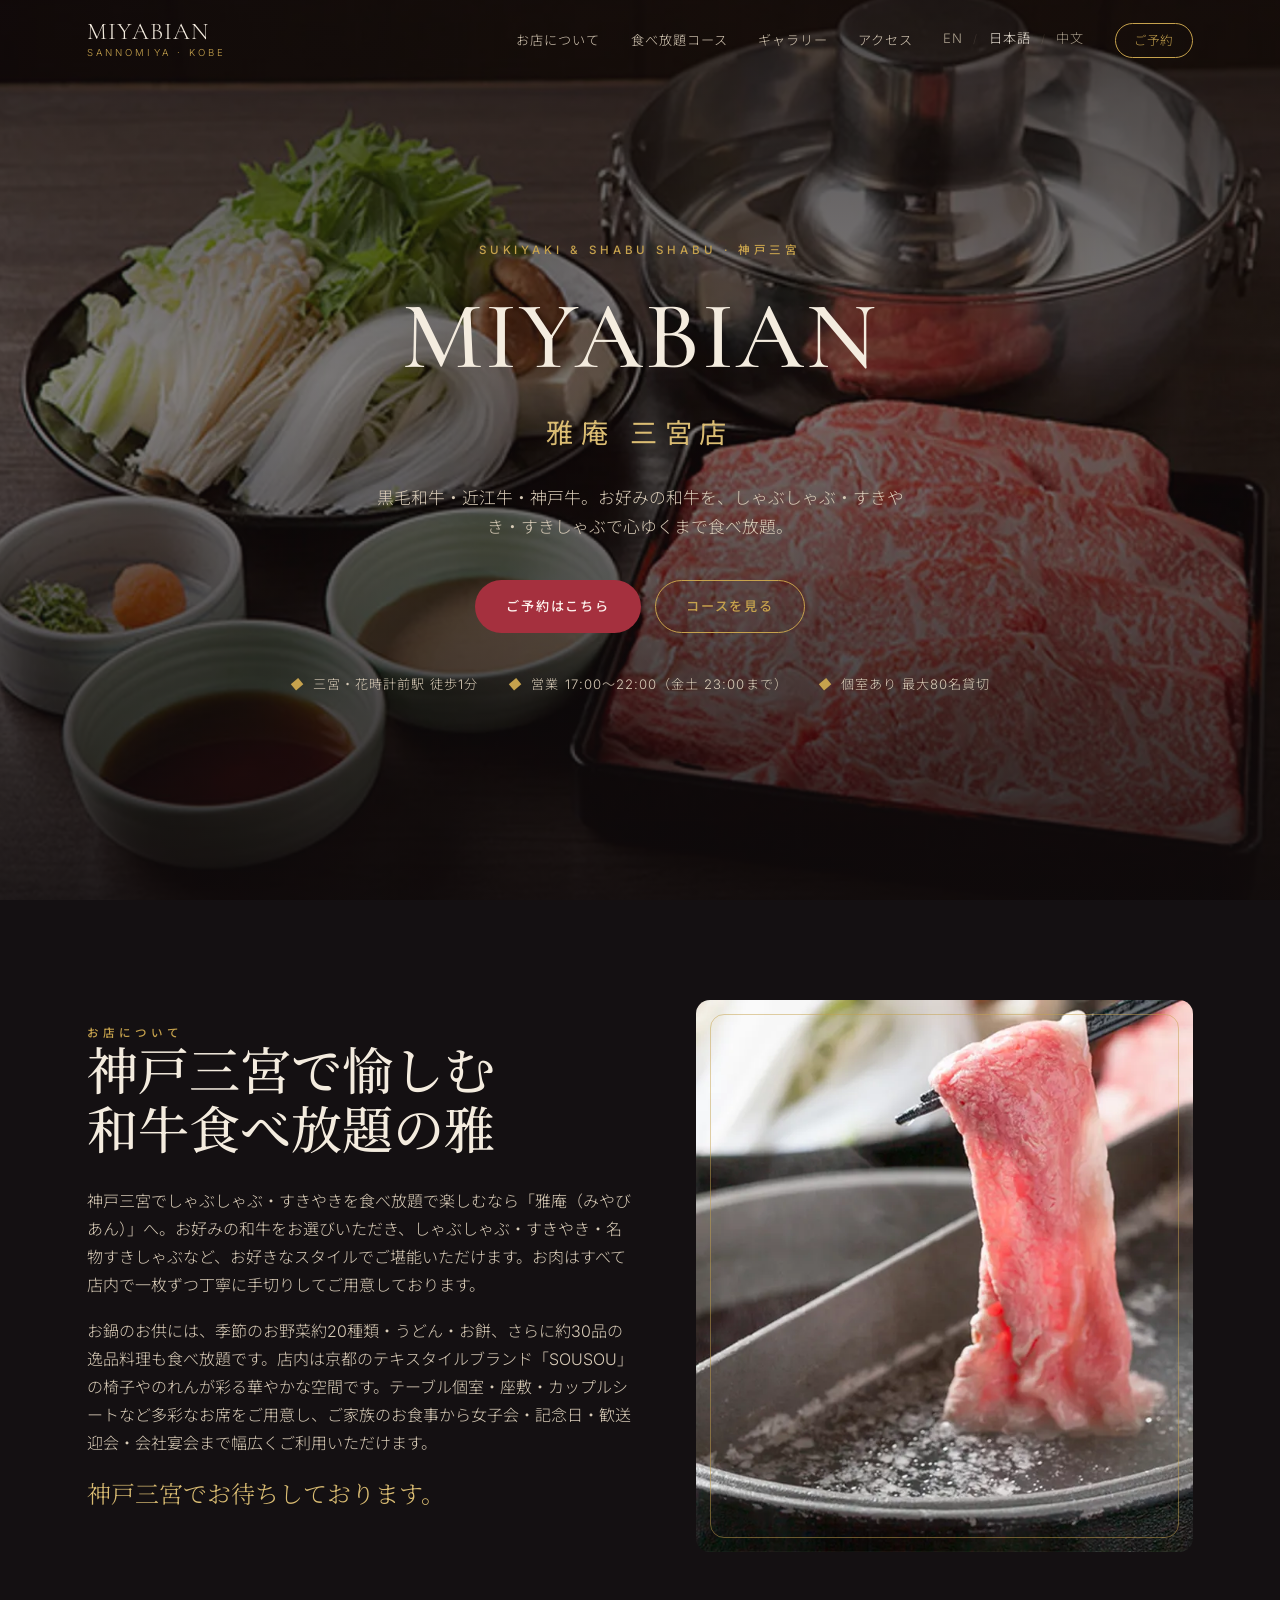
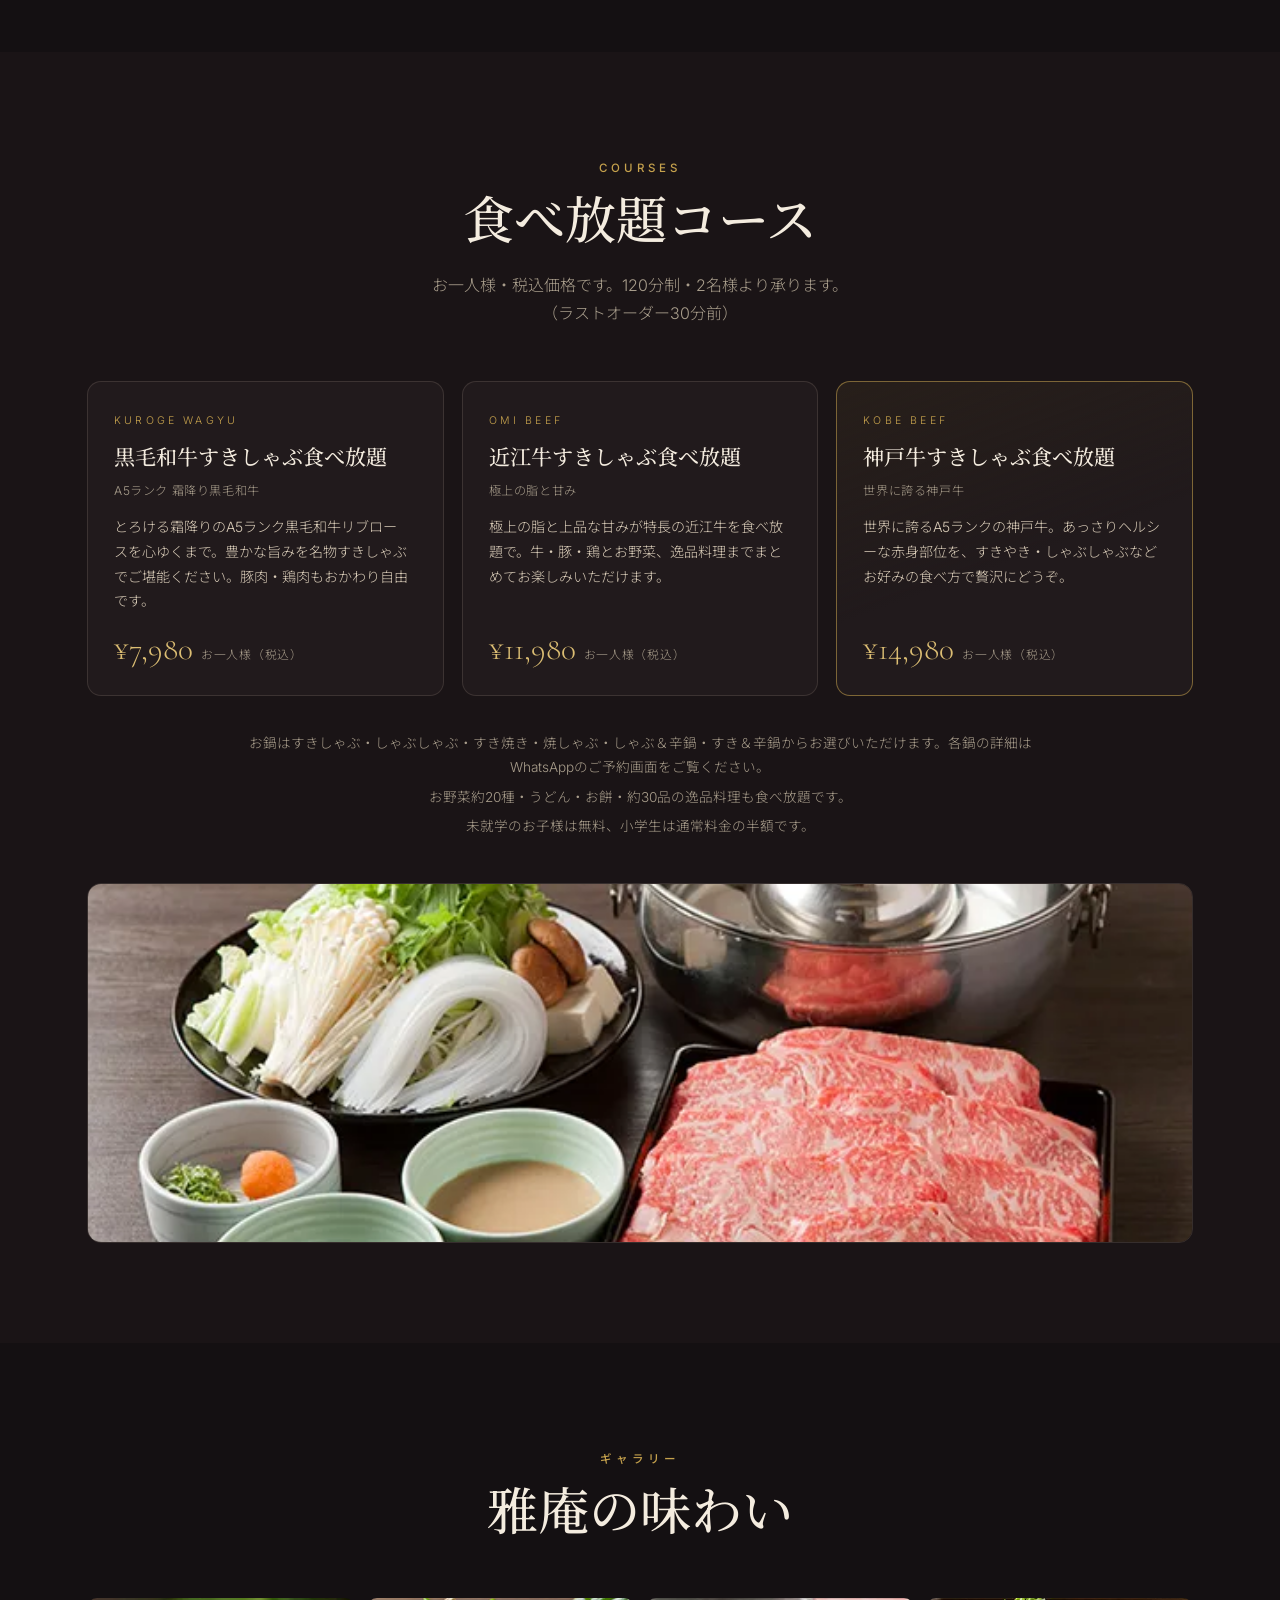
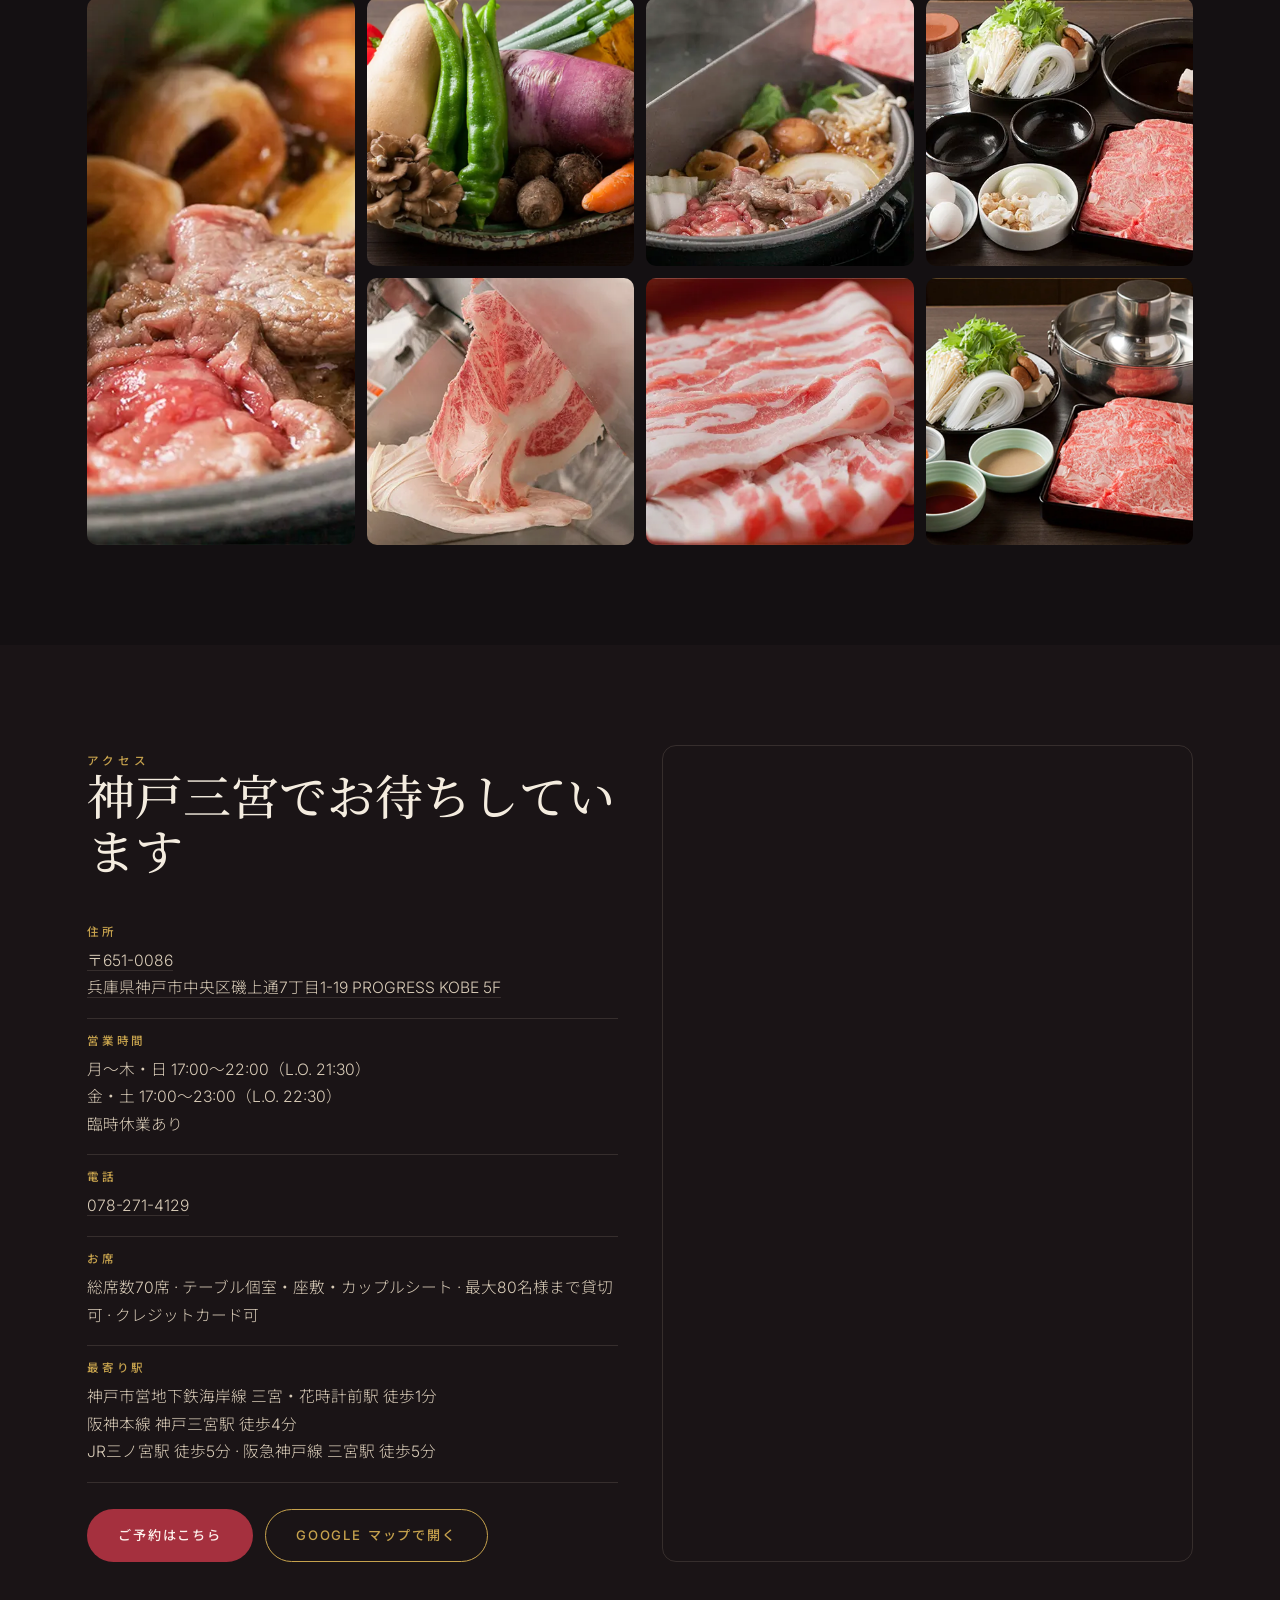
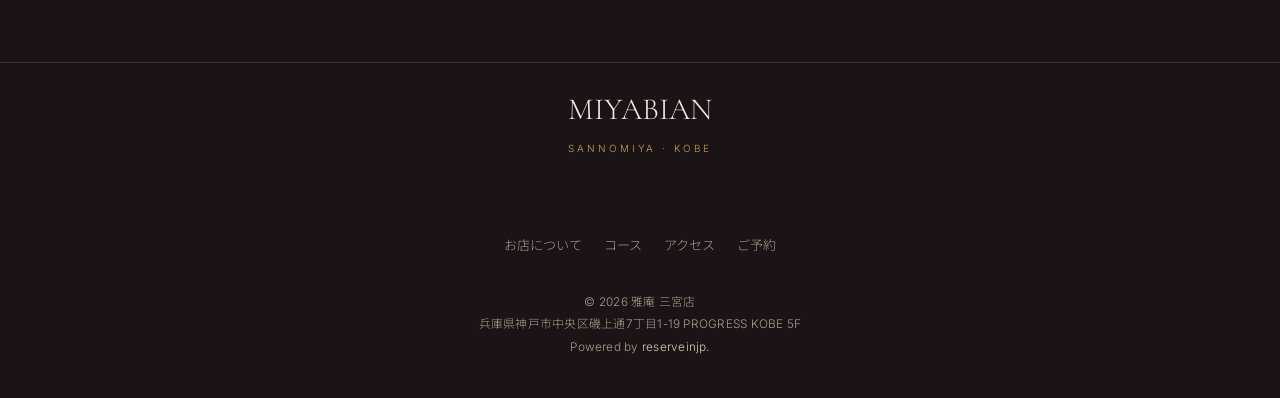
<file: sannomiya/jp/index.html>
<!DOCTYPE html>
<html lang="ja">
<head>
  <meta charset="UTF-8">
  <meta name="viewport" content="width=device-width, initial-scale=1.0">
  <meta name="description" content="雅庵（みやびあん）三宮店 — 神戸三宮のしゃぶしゃぶ・すきやき食べ放題。黒毛和牛・近江牛・神戸牛の食べ放題コース。個室あり、営業 17:00〜22:00（金土は23:00まで）。">
  <title>雅庵 三宮店 | 神戸三宮 和牛すきしゃぶ食べ放題</title>
  <link rel="preconnect" href="https://fonts.googleapis.com">
  <link rel="preconnect" href="https://fonts.gstatic.com" crossorigin>
  <link href="https://fonts.googleapis.com/css2?family=Cormorant+Garamond:wght@400;500;600&family=Inter:wght@300;400;500&family=Noto+Sans+JP:wght@300;400;500&family=Noto+Serif+JP:wght@400;500&display=swap" rel="stylesheet">
  <link rel="stylesheet" href="../styles.css">
</head>
<body>
  <header class="header" id="header">
    <nav class="nav">
      <a href="../landing.html" class="logo">
        <span class="logo-main">MIYABIAN</span>
        <span class="logo-sub">Sannomiya · Kobe</span>
      </a>
      <ul class="nav-menu">
        <li><a href="#concept">お店について</a></li>
        <li><a href="#courses">食べ放題コース</a></li>
        <li><a href="#gallery">ギャラリー</a></li>
        <li><a href="#visit">アクセス</a></li>
        <li class="lang-links"><a href="../en/index.html">EN</a><span>/</span><a class="active">日本語</a><span>/</span><a href="../cn/index.html">中文</a></li>
        <li><a href="../booking.html?lang=jp" class="nav-cta">ご予約</a></li>
      </ul>
      <button class="nav-toggle" aria-label="メニュー" aria-expanded="false"><span></span><span></span><span></span></button>
    </nav>
  </header>

  <section class="hero">
    <div class="hero-bg" style="background-image:url('../assets/images/hero.webp')"></div>
    <div class="hero-inner">
      <span class="eyebrow">Sukiyaki &amp; Shabu Shabu · 神戸三宮</span>
      <h1>MIYABIAN</h1>
      <span class="jp-name">雅庵 三宮店</span>
      <p class="hero-tag">黒毛和牛・近江牛・神戸牛。お好みの和牛を、しゃぶしゃぶ・すきやき・すきしゃぶで心ゆくまで食べ放題。</p>
      <div class="hero-actions">
        <a href="../booking.html?lang=jp" class="btn btn-primary">ご予約はこちら</a>
        <a href="#courses" class="btn btn-ghost">コースを見る</a>
      </div>
      <div class="hero-meta">
        <span><i>◆</i> 三宮・花時計前駅 徒歩1分</span>
        <span><i>◆</i> 営業 17:00〜22:00（金土 23:00まで）</span>
        <span><i>◆</i> 個室あり 最大80名貸切</span>
      </div>
    </div>
  </section>

  <section class="section" id="concept">
    <div class="wrap">
      <div class="concept-grid">
        <div class="concept-copy reveal">
          <span class="eyebrow">お店について</span>
          <div class="section-head" style="margin-bottom:24px"><h2>神戸三宮で愉しむ<br>和牛食べ放題の雅</h2></div>
          <p>神戸三宮でしゃぶしゃぶ・すきやきを食べ放題で楽しむなら「雅庵（みやびあん）」へ。お好みの和牛をお選びいただき、しゃぶしゃぶ・すきやき・名物すきしゃぶなど、お好きなスタイルでご堪能いただけます。お肉はすべて店内で一枚ずつ丁寧に手切りしてご用意しております。</p>
          <p>お鍋のお供には、季節のお野菜約20種類・うどん・お餅、さらに約30品の逸品料理も食べ放題です。店内は京都のテキスタイルブランド「SOUSOU」の椅子やのれんが彩る華やかな空間です。テーブル個室・座敷・カップルシートなど多彩なお席をご用意し、ご家族のお食事から女子会・記念日・歓送迎会・会社宴会まで幅広くご利用いただけます。</p>
          <p class="sig">神戸三宮でお待ちしております。</p>
        </div>
        <div class="concept-media reveal">
          <img src="../assets/images/concept.webp" alt="神戸牛">
          <span class="frame"></span>
        </div>
      </div>
    </div>
  </section>

  <section class="section bg-2" id="courses">
    <div class="wrap">
      <div class="section-head reveal" style="margin-left:auto;margin-right:auto;text-align:center">
        <span class="eyebrow">Courses</span>
        <h2>食べ放題コース</h2>
        <p class="muted">お一人様・税込価格です。120分制・2名様より承ります。<br>（ラストオーダー30分前）</p>
      </div>
      <div class="course-cards reveal">
        <div class="course-card">
          <span class="cc-rank">Kuroge Wagyu</span>
          <h3>黒毛和牛すきしゃぶ食べ放題</h3>
          <span class="cc-sub">A5ランク 霜降り黒毛和牛</span>
          <p>とろける霜降りのA5ランク黒毛和牛リブロースを心ゆくまで。豊かな旨みを名物すきしゃぶでご堪能ください。豚肉・鶏肉もおかわり自由です。</p>
          <div class="cc-price">¥7,980<small>お一人様（税込）</small></div>
        </div>
        <div class="course-card">
          <span class="cc-rank">Omi Beef</span>
          <h3>近江牛すきしゃぶ食べ放題</h3>
          <span class="cc-sub">極上の脂と甘み</span>
          <p>極上の脂と上品な甘みが特長の近江牛を食べ放題で。牛・豚・鶏とお野菜、逸品料理までまとめてお楽しみいただけます。</p>
          <div class="cc-price">¥11,980<small>お一人様（税込）</small></div>
        </div>
        <div class="course-card featured">
          <span class="cc-rank">Kobe Beef</span>
          <h3>神戸牛すきしゃぶ食べ放題</h3>
          <span class="cc-sub">世界に誇る神戸牛</span>
          <p>世界に誇るA5ランクの神戸牛。あっさりヘルシーな赤身部位を、すきやき・しゃぶしゃぶなどお好みの食べ方で贅沢にどうぞ。</p>
          <div class="cc-price">¥14,980<small>お一人様（税込）</small></div>
        </div>
      </div>
      <div class="course-notes reveal">
        <p>お鍋はすきしゃぶ・しゃぶしゃぶ・すき焼き・焼しゃぶ・しゃぶ＆辛鍋・すき＆辛鍋からお選びいただけます。各鍋の詳細はWhatsAppのご予約画面をご覧ください。</p>
        <p>お野菜約20種・うどん・お餅・約30品の逸品料理も食べ放題です。</p>
        <p>未就学のお子様は無料、小学生は通常料金の半額です。</p>
      </div>
      <div class="course-photo reveal">
        <img src="../assets/images/course.webp" alt="しゃぶしゃぶセット">
      </div>
    </div>
  </section>

  <section class="section" id="gallery">
    <div class="wrap">
      <div class="section-head reveal" style="margin-left:auto;margin-right:auto;text-align:center">
        <span class="eyebrow">ギャラリー</span>
        <h2>雅庵の味わい</h2>
      </div>
      <div class="gallery reveal">
        <a href="../assets/images/g-sukiyaki.webp" class="tall"><img src="../assets/images/g-sukiyaki.webp" alt="すきやき鍋"></a>
        <a href="../assets/images/g-veg.webp"><img src="../assets/images/g-veg.webp" alt="季節のお野菜"></a>
        <a href="../assets/images/g-nabe.webp"><img src="../assets/images/g-nabe.webp" alt="すきやきと和牛"></a>
        <a href="../assets/images/g-set.webp"><img src="../assets/images/g-set.webp" alt="しゃぶしゃぶセット"></a>
        <a href="../assets/images/g-niku.webp"><img src="../assets/images/g-niku.webp" alt="店内手切りのお肉"></a>
        <a href="../assets/images/g-pork.webp"><img src="../assets/images/g-pork.webp" alt="特選豚"></a>
        <a href="../assets/images/hero.webp"><img src="../assets/images/hero.webp" alt="しゃぶしゃぶ"></a>
      </div>
    </div>
  </section>

  <section class="section bg-2" id="visit">
    <div class="wrap">
      <div class="visit-grid">
        <div class="visit-info reveal">
          <span class="eyebrow">アクセス</span>
          <h2>神戸三宮でお待ちしています</h2>
          <div class="visit-item">
            <h4>住所</h4>
            <p><a href="https://maps.app.goo.gl/y1pAJ3fhCVbGiYhE7" target="_blank" rel="noopener noreferrer">〒651-0086<br>兵庫県神戸市中央区磯上通7丁目1-19 PROGRESS KOBE 5F</a></p>
          </div>
          <div class="visit-item">
            <h4>営業時間</h4>
            <p>月〜木・日 17:00〜22:00（L.O. 21:30）<br>金・土 17:00〜23:00（L.O. 22:30）<br>臨時休業あり</p>
          </div>
          <div class="visit-item">
            <h4>電話</h4>
            <p><a href="tel:+81782714129">078-271-4129</a></p>
          </div>
          <div class="visit-item">
            <h4>お席</h4>
            <p>総席数70席 · テーブル個室・座敷・カップルシート · 最大80名様まで貸切可 · クレジットカード可</p>
          </div>
          <div class="visit-item">
            <h4>最寄り駅</h4>
            <p>神戸市営地下鉄海岸線 三宮・花時計前駅 徒歩1分<br>阪神本線 神戸三宮駅 徒歩4分<br>JR三ノ宮駅 徒歩5分 · 阪急神戸線 三宮駅 徒歩5分</p>
          </div>
          <div class="visit-actions">
            <a href="../booking.html?lang=jp" class="btn btn-primary">ご予約はこちら</a>
            <a href="https://maps.app.goo.gl/y1pAJ3fhCVbGiYhE7" target="_blank" rel="noopener noreferrer" class="btn btn-ghost">Google マップで開く</a>
          </div>
        </div>
        <div class="visit-map reveal">
          <iframe title="雅庵 三宮店 地図" src="https://maps.google.com/maps?q=Miyabian%20%E4%B8%89%E5%AE%AE%E5%BA%97&ftid=0x60008f21773779c5:0x2db8646f549ffcc5&z=17&output=embed" style="border:0;pointer-events:none;" loading="lazy" referrerpolicy="no-referrer-when-downgrade"></iframe>
          <a href="https://maps.app.goo.gl/y1pAJ3fhCVbGiYhE7" target="_blank" rel="noopener noreferrer" class="visit-map-link" aria-label="Google マップで雅庵 三宮店を開く" style="position:absolute;inset:0;z-index:2;"></a>
        </div>
      </div>
    </div>
  </section>

  <footer class="footer">
    <div class="wrap">
      <div class="footer-in">
        <div class="f-name">MIYABIAN<small>Sannomiya · Kobe</small></div>
        <div class="footer-links">
          <a href="#concept">お店について</a>
          <a href="#courses">コース</a>
          <a href="#visit">アクセス</a>
          <a href="../booking.html?lang=jp">ご予約</a>
        </div>
      </div>
      <p class="footer-copy">© 2026 雅庵 三宮店<br>兵庫県神戸市中央区磯上通7丁目1-19 PROGRESS KOBE 5F<br>Powered by <a href="https://reserveinjp.com/" target="_blank" rel="noopener">reserveinjp.</a></p>
    </div>
  </footer>

  <script src="../script.js"></script>
</body>
</html>
</file>
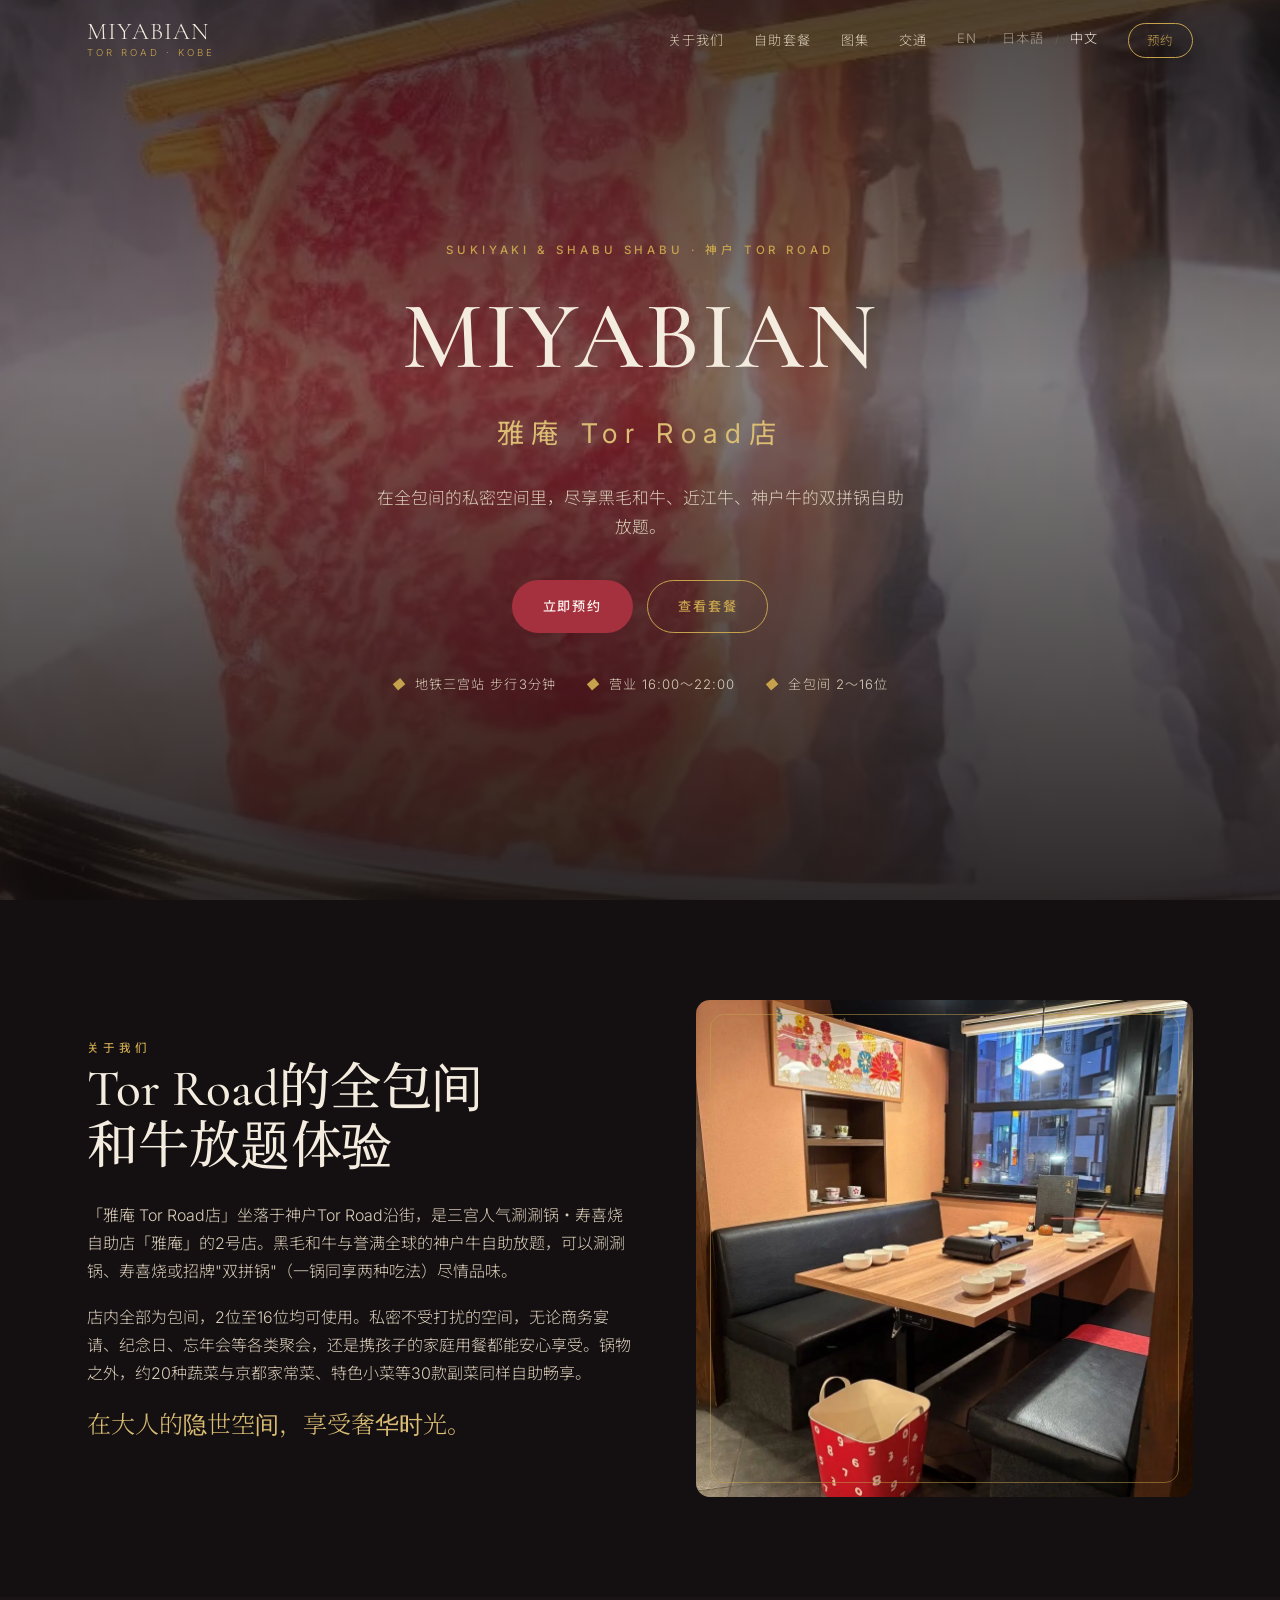
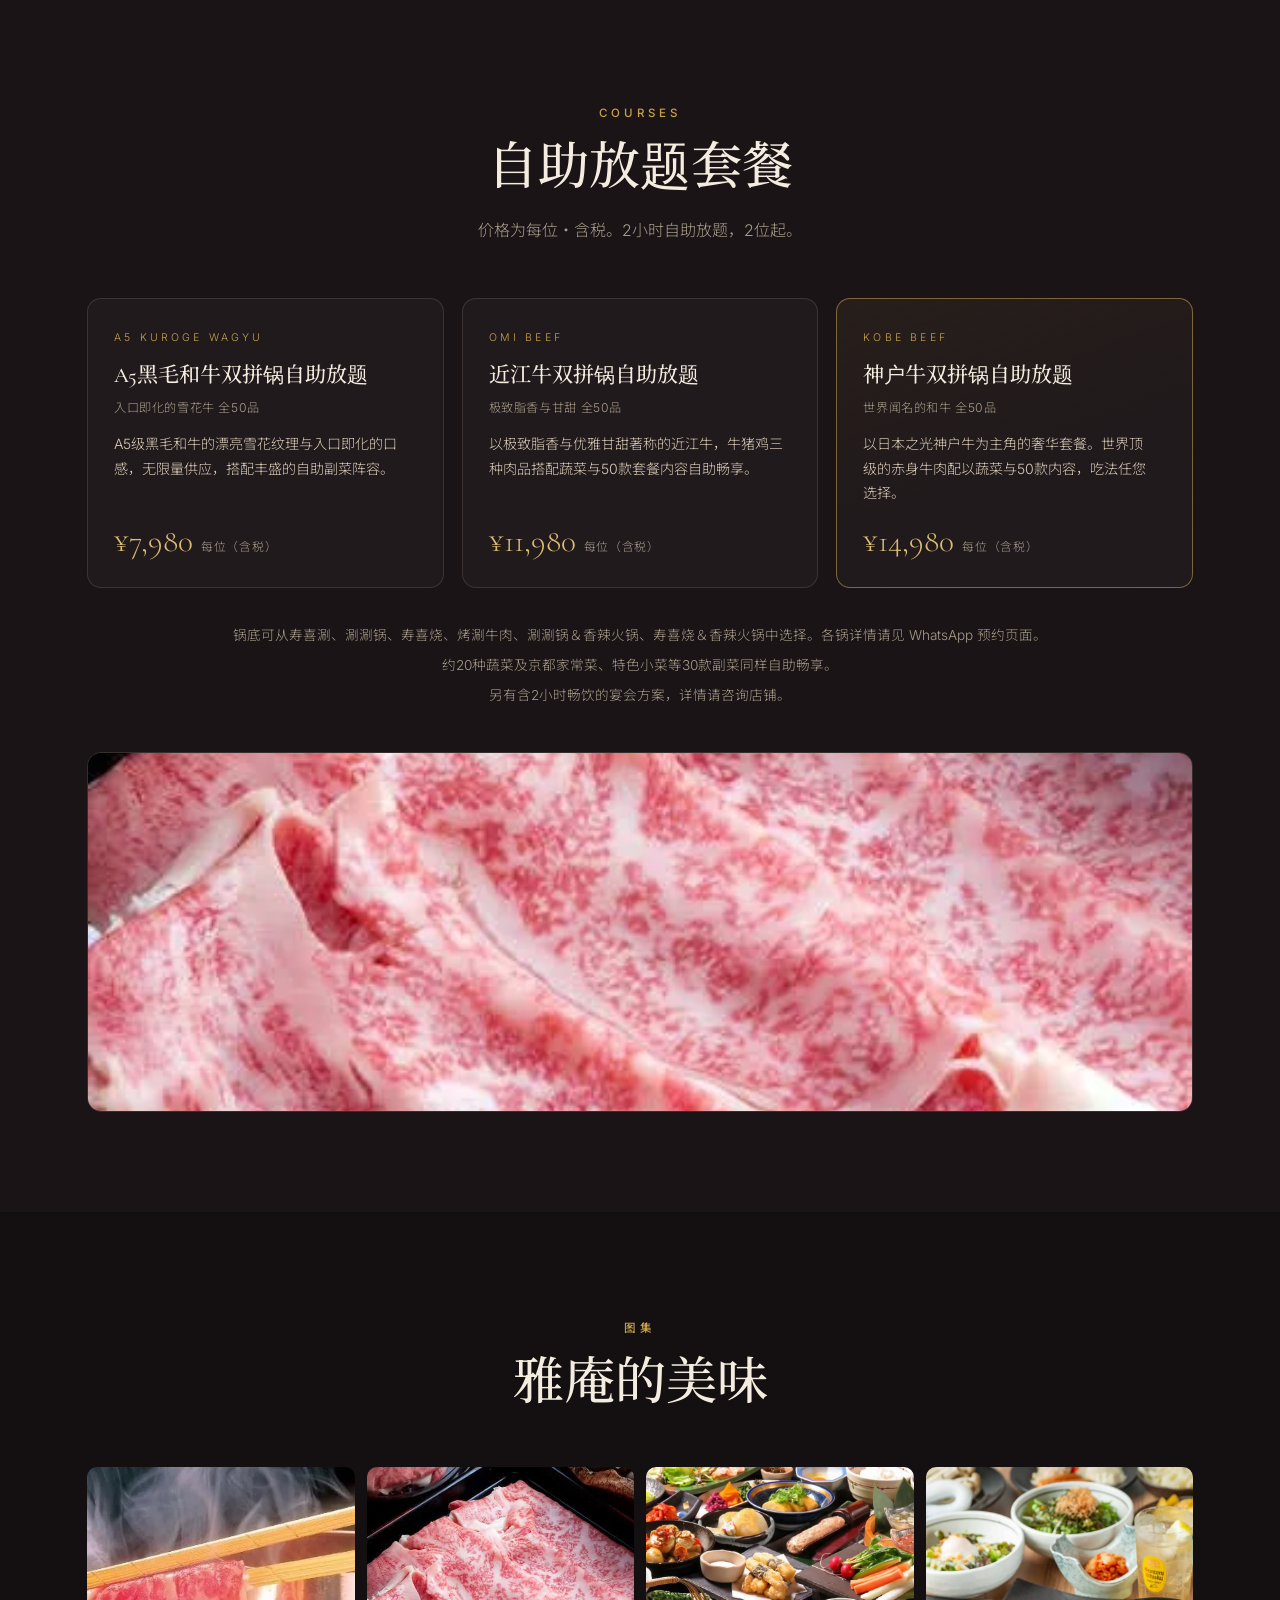
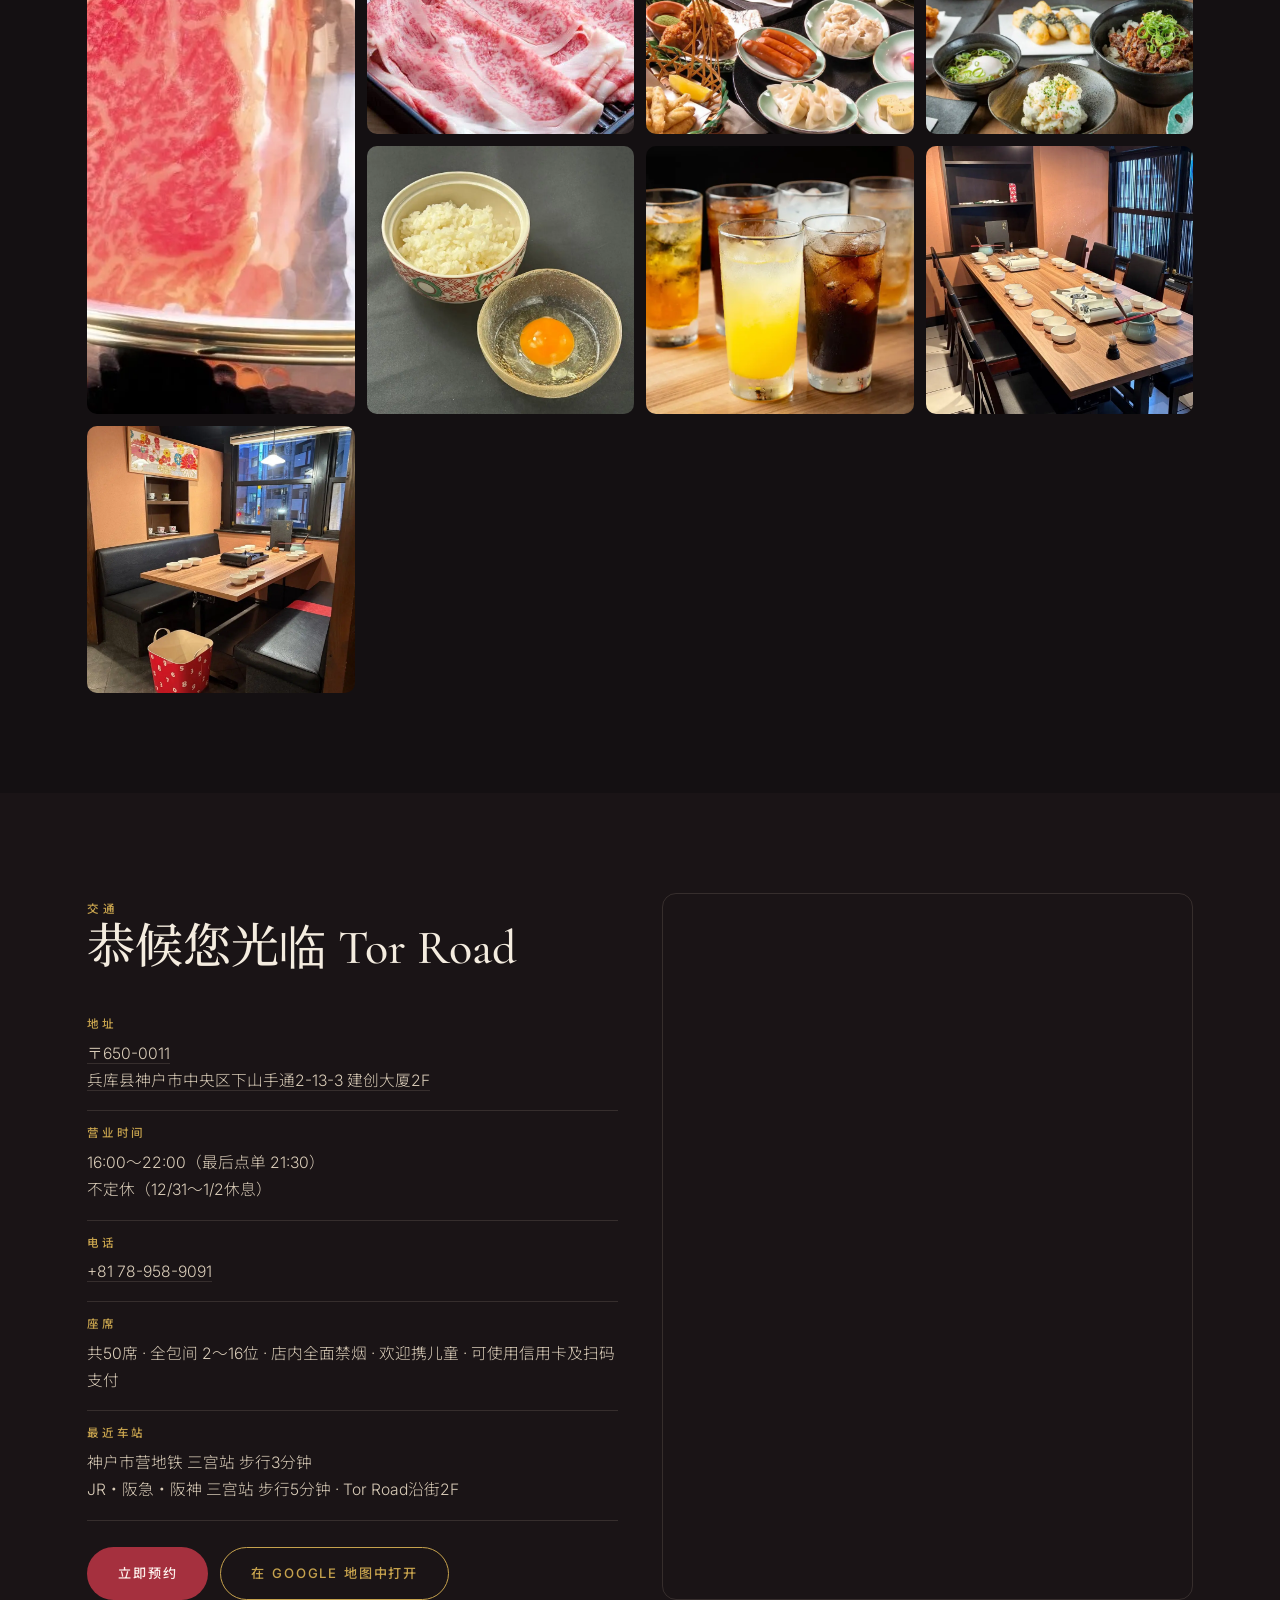
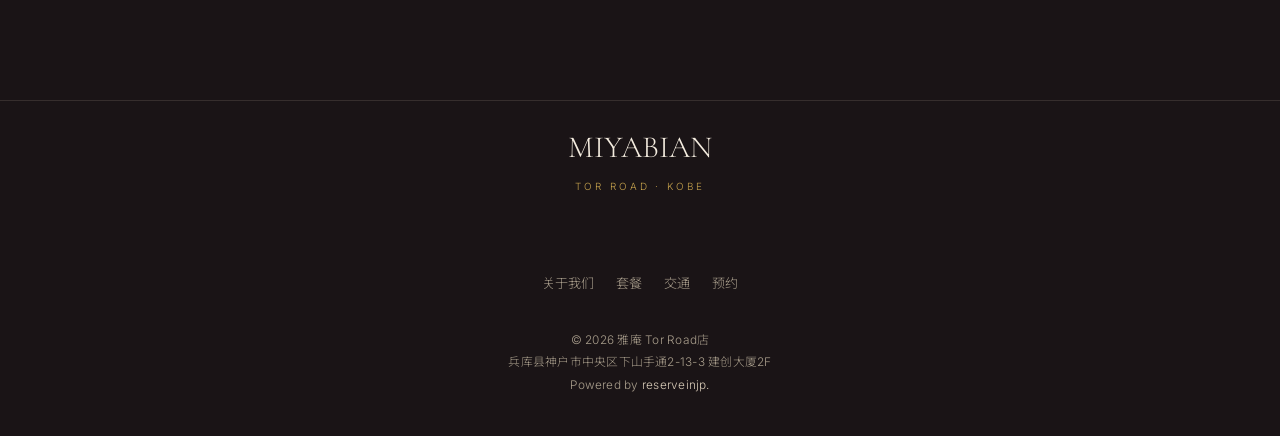
<file: toaroad/cn/index.html>
<!DOCTYPE html>
<html lang="zh-CN">
<head>
  <meta charset="UTF-8">
  <meta name="viewport" content="width=device-width, initial-scale=1.0">
  <meta name="description" content="涮涮锅・寿喜烧 雅庵 Tor Road店 — 神户三宫Tor Road沿街，全包间和牛自助放题。黑毛和牛、近江牛、神户牛套餐。营业时间 16:00-22:00。">
  <title>雅庵 Tor Road店 | 全包间 和牛自助放题</title>
  <link rel="preconnect" href="https://fonts.googleapis.com">
  <link rel="preconnect" href="https://fonts.gstatic.com" crossorigin>
  <link href="https://fonts.googleapis.com/css2?family=Cormorant+Garamond:wght@400;500;600&family=Inter:wght@300;400;500&family=Noto+Sans+JP:wght@300;400;500&family=Noto+Sans+SC:wght@300;400;500&family=Noto+Serif+JP:wght@400;500&display=swap" rel="stylesheet">
  <link rel="stylesheet" href="../styles.css">
</head>
<body>
  <header class="header" id="header">
    <nav class="nav">
      <a href="../landing.html" class="logo">
        <span class="logo-main">MIYABIAN</span>
        <span class="logo-sub">Tor Road · Kobe</span>
      </a>
      <ul class="nav-menu">
        <li><a href="#concept">关于我们</a></li>
        <li><a href="#courses">自助套餐</a></li>
        <li><a href="#gallery">图集</a></li>
        <li><a href="#visit">交通</a></li>
        <li class="lang-links"><a href="../en/index.html">EN</a><span>/</span><a href="../jp/index.html">日本語</a><span>/</span><a class="active">中文</a></li>
        <li><a href="../booking.html?lang=cn" class="nav-cta">预约</a></li>
      </ul>
      <button class="nav-toggle" aria-label="菜单" aria-expanded="false"><span></span><span></span><span></span></button>
    </nav>
  </header>

  <section class="hero">
    <div class="hero-bg" style="background-image:url('../assets/images/hero.webp')"></div>
    <div class="hero-inner">
      <span class="eyebrow">Sukiyaki &amp; Shabu Shabu · 神户 Tor Road</span>
      <h1>MIYABIAN</h1>
      <span class="jp-name">雅庵 Tor Road店</span>
      <p class="hero-tag">在全包间的私密空间里，尽享黑毛和牛、近江牛、神户牛的双拼锅自助放题。</p>
      <div class="hero-actions">
        <a href="../booking.html?lang=cn" class="btn btn-primary">立即预约</a>
        <a href="#courses" class="btn btn-ghost">查看套餐</a>
      </div>
      <div class="hero-meta">
        <span><i>◆</i> 地铁三宫站 步行3分钟</span>
        <span><i>◆</i> 营业 16:00〜22:00</span>
        <span><i>◆</i> 全包间 2〜16位</span>
      </div>
    </div>
  </section>

  <section class="section" id="concept">
    <div class="wrap">
      <div class="concept-grid">
        <div class="concept-copy reveal">
          <span class="eyebrow">关于我们</span>
          <div class="section-head" style="margin-bottom:24px"><h2>Tor Road的全包间<br>和牛放题体验</h2></div>
          <p>「雅庵 Tor Road店」坐落于神户Tor Road沿街，是三宫人气涮涮锅・寿喜烧自助店「雅庵」的2号店。黑毛和牛与誉满全球的神户牛自助放题，可以涮涮锅、寿喜烧或招牌"双拼锅"（一锅同享两种吃法）尽情品味。</p>
          <p>店内全部为包间，2位至16位均可使用。私密不受打扰的空间，无论商务宴请、纪念日、忘年会等各类聚会，还是携孩子的家庭用餐都能安心享受。锅物之外，约20种蔬菜与京都家常菜、特色小菜等30款副菜同样自助畅享。</p>
          <p class="sig">在大人的隐世空间，享受奢华时光。</p>
        </div>
        <div class="concept-media reveal">
          <img src="../assets/images/interior.webp" alt="雅庵 Tor Road店 店内">
          <span class="frame"></span>
        </div>
      </div>
    </div>
  </section>

  <section class="section bg-2" id="courses">
    <div class="wrap">
      <div class="section-head reveal" style="margin-left:auto;margin-right:auto;text-align:center">
        <span class="eyebrow">Courses</span>
        <h2>自助放题套餐</h2>
        <p class="muted">价格为每位・含税。2小时自助放题，2位起。</p>
      </div>
      <div class="course-cards reveal">
        <div class="course-card">
          <span class="cc-rank">A5 Kuroge Wagyu</span>
          <h3>A5黑毛和牛双拼锅自助放题</h3>
          <span class="cc-sub">入口即化的雪花牛 全50品</span>
          <p>A5级黑毛和牛的漂亮雪花纹理与入口即化的口感，无限量供应，搭配丰盛的自助副菜阵容。</p>
          <div class="cc-price">¥7,980<small>每位（含税）</small></div>
        </div>
        <div class="course-card">
          <span class="cc-rank">Omi Beef</span>
          <h3>近江牛双拼锅自助放题</h3>
          <span class="cc-sub">极致脂香与甘甜 全50品</span>
          <p>以极致脂香与优雅甘甜著称的近江牛，牛猪鸡三种肉品搭配蔬菜与50款套餐内容自助畅享。</p>
          <div class="cc-price">¥11,980<small>每位（含税）</small></div>
        </div>
        <div class="course-card featured">
          <span class="cc-rank">Kobe Beef</span>
          <h3>神户牛双拼锅自助放题</h3>
          <span class="cc-sub">世界闻名的和牛 全50品</span>
          <p>以日本之光神户牛为主角的奢华套餐。世界顶级的赤身牛肉配以蔬菜与50款内容，吃法任您选择。</p>
          <div class="cc-price">¥14,980<small>每位（含税）</small></div>
        </div>
      </div>
      <div class="course-notes reveal">
        <p>锅底可从寿喜涮、涮涮锅、寿喜烧、烤涮牛肉、涮涮锅＆香辣火锅、寿喜烧＆香辣火锅中选择。各锅详情请见 WhatsApp 预约页面。</p>
        <p>约20种蔬菜及京都家常菜、特色小菜等30款副菜同样自助畅享。</p>
        <p>另有含2小时畅饮的宴会方案，详情请咨询店铺。</p>
      </div>
      <div class="course-photo reveal">
        <img src="../assets/images/meat.webp" alt="雪花和牛">
      </div>
    </div>
  </section>

  <section class="section" id="gallery">
    <div class="wrap">
      <div class="section-head reveal" style="margin-left:auto;margin-right:auto;text-align:center">
        <span class="eyebrow">图集</span>
        <h2>雅庵的美味</h2>
      </div>
      <div class="gallery reveal">
        <a href="../assets/images/hero.webp" class="tall"><img src="../assets/images/hero.webp" alt="涮涮锅"></a>
        <a href="../assets/images/meat.webp"><img src="../assets/images/meat.webp" alt="雪花和牛"></a>
        <a href="../assets/images/g-sides.webp"><img src="../assets/images/g-sides.webp" alt="自助副菜"></a>
        <a href="../assets/images/g-dishes.webp"><img src="../assets/images/g-dishes.webp" alt="特色小菜与饮品"></a>
        <a href="../assets/images/g-tkg.webp"><img src="../assets/images/g-tkg.webp" alt="生鸡蛋拌饭"></a>
        <a href="../assets/images/g-drinks.webp"><img src="../assets/images/g-drinks.webp" alt="饮品"></a>
        <a href="../assets/images/g-room.webp"><img src="../assets/images/g-room.webp" alt="全包间"></a>
        <a href="../assets/images/interior.webp"><img src="../assets/images/interior.webp" alt="店内"></a>
      </div>
    </div>
  </section>

  <section class="section bg-2" id="visit">
    <div class="wrap">
      <div class="visit-grid">
        <div class="visit-info reveal">
          <span class="eyebrow">交通</span>
          <h2>恭候您光临 Tor Road</h2>
          <div class="visit-item">
            <h4>地址</h4>
            <p><a href="https://maps.app.goo.gl/kdwbG6kFYQ6m7r4N7" target="_blank" rel="noopener noreferrer">〒650-0011<br>兵库县神户市中央区下山手通2-13-3 建创大厦2F</a></p>
          </div>
          <div class="visit-item">
            <h4>营业时间</h4>
            <p>16:00〜22:00（最后点单 21:30）<br>不定休（12/31〜1/2休息）</p>
          </div>
          <div class="visit-item">
            <h4>电话</h4>
            <p><a href="tel:+81789589091">+81 78-958-9091</a></p>
          </div>
          <div class="visit-item">
            <h4>座席</h4>
            <p>共50席 · 全包间 2〜16位 · 店内全面禁烟 · 欢迎携儿童 · 可使用信用卡及扫码支付</p>
          </div>
          <div class="visit-item">
            <h4>最近车站</h4>
            <p>神户市营地铁 三宫站 步行3分钟<br>JR・阪急・阪神 三宫站 步行5分钟 · Tor Road沿街2F</p>
          </div>
          <div class="visit-actions">
            <a href="../booking.html?lang=cn" class="btn btn-primary">立即预约</a>
            <a href="https://maps.app.goo.gl/kdwbG6kFYQ6m7r4N7" target="_blank" rel="noopener noreferrer" class="btn btn-ghost">在 Google 地图中打开</a>
          </div>
        </div>
        <div class="visit-map reveal">
          <iframe title="雅庵 Tor Road店 地图" src="https://maps.google.com/maps?q=%E9%9B%85%E5%BA%B5%20%E3%83%88%E3%82%A2%E3%83%AD%E3%83%BC%E3%83%89%E5%BA%97&ftid=0x60008f005036069b:0x80bf82922e5139a6&z=17&output=embed" style="border:0;pointer-events:none;" loading="lazy" referrerpolicy="no-referrer-when-downgrade"></iframe>
          <a href="https://maps.app.goo.gl/kdwbG6kFYQ6m7r4N7" target="_blank" rel="noopener noreferrer" class="visit-map-link" aria-label="在 Google 地图中打开雅庵Tor Road店" style="position:absolute;inset:0;z-index:2;"></a>
        </div>
      </div>
    </div>
  </section>

  <footer class="footer">
    <div class="wrap">
      <div class="footer-in">
        <div class="f-name">MIYABIAN<small>Tor Road · Kobe</small></div>
        <div class="footer-links">
          <a href="#concept">关于我们</a>
          <a href="#courses">套餐</a>
          <a href="#visit">交通</a>
          <a href="../booking.html?lang=cn">预约</a>
        </div>
      </div>
      <p class="footer-copy">© 2026 雅庵 Tor Road店<br>兵库县神户市中央区下山手通2-13-3 建创大厦2F<br>Powered by <a href="https://reserveinjp.com/" target="_blank" rel="noopener">reserveinjp.</a></p>
    </div>
  </footer>

  <script src="../script.js"></script>
</body>
</html>
</file>
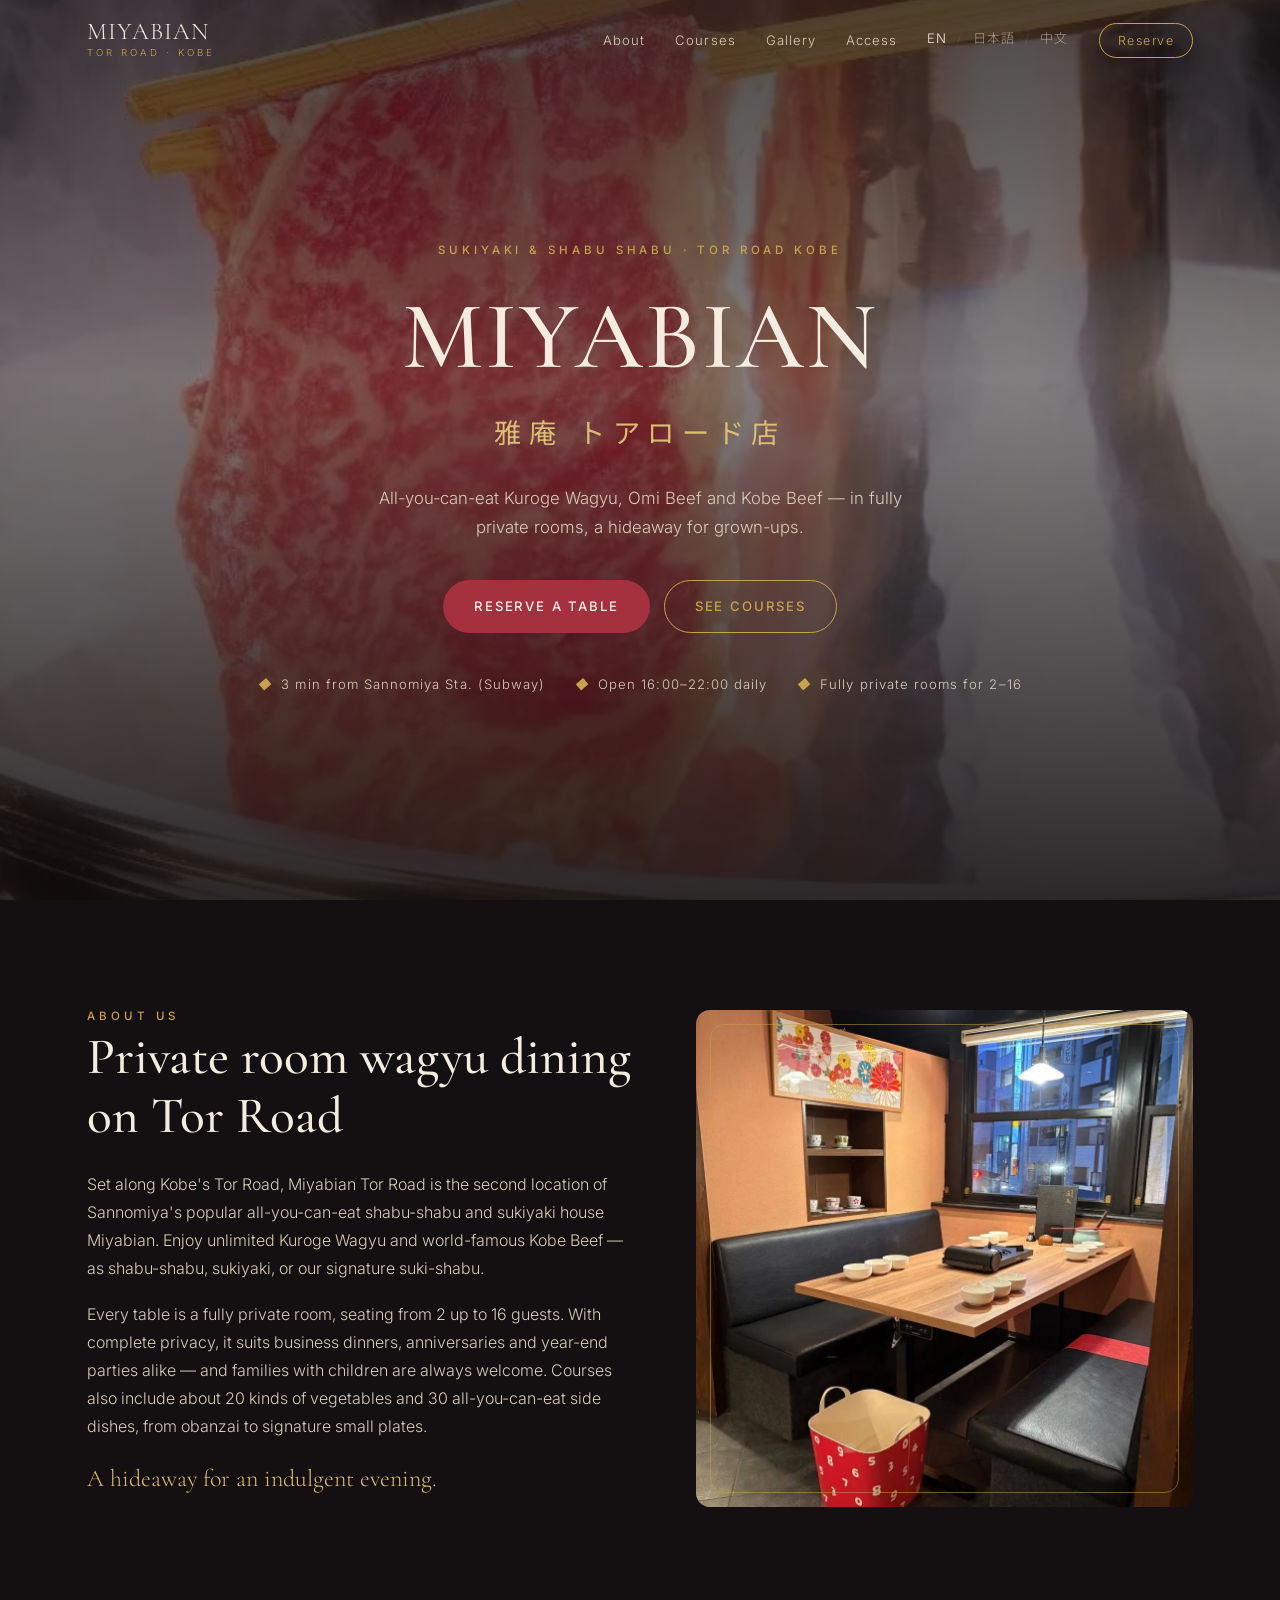
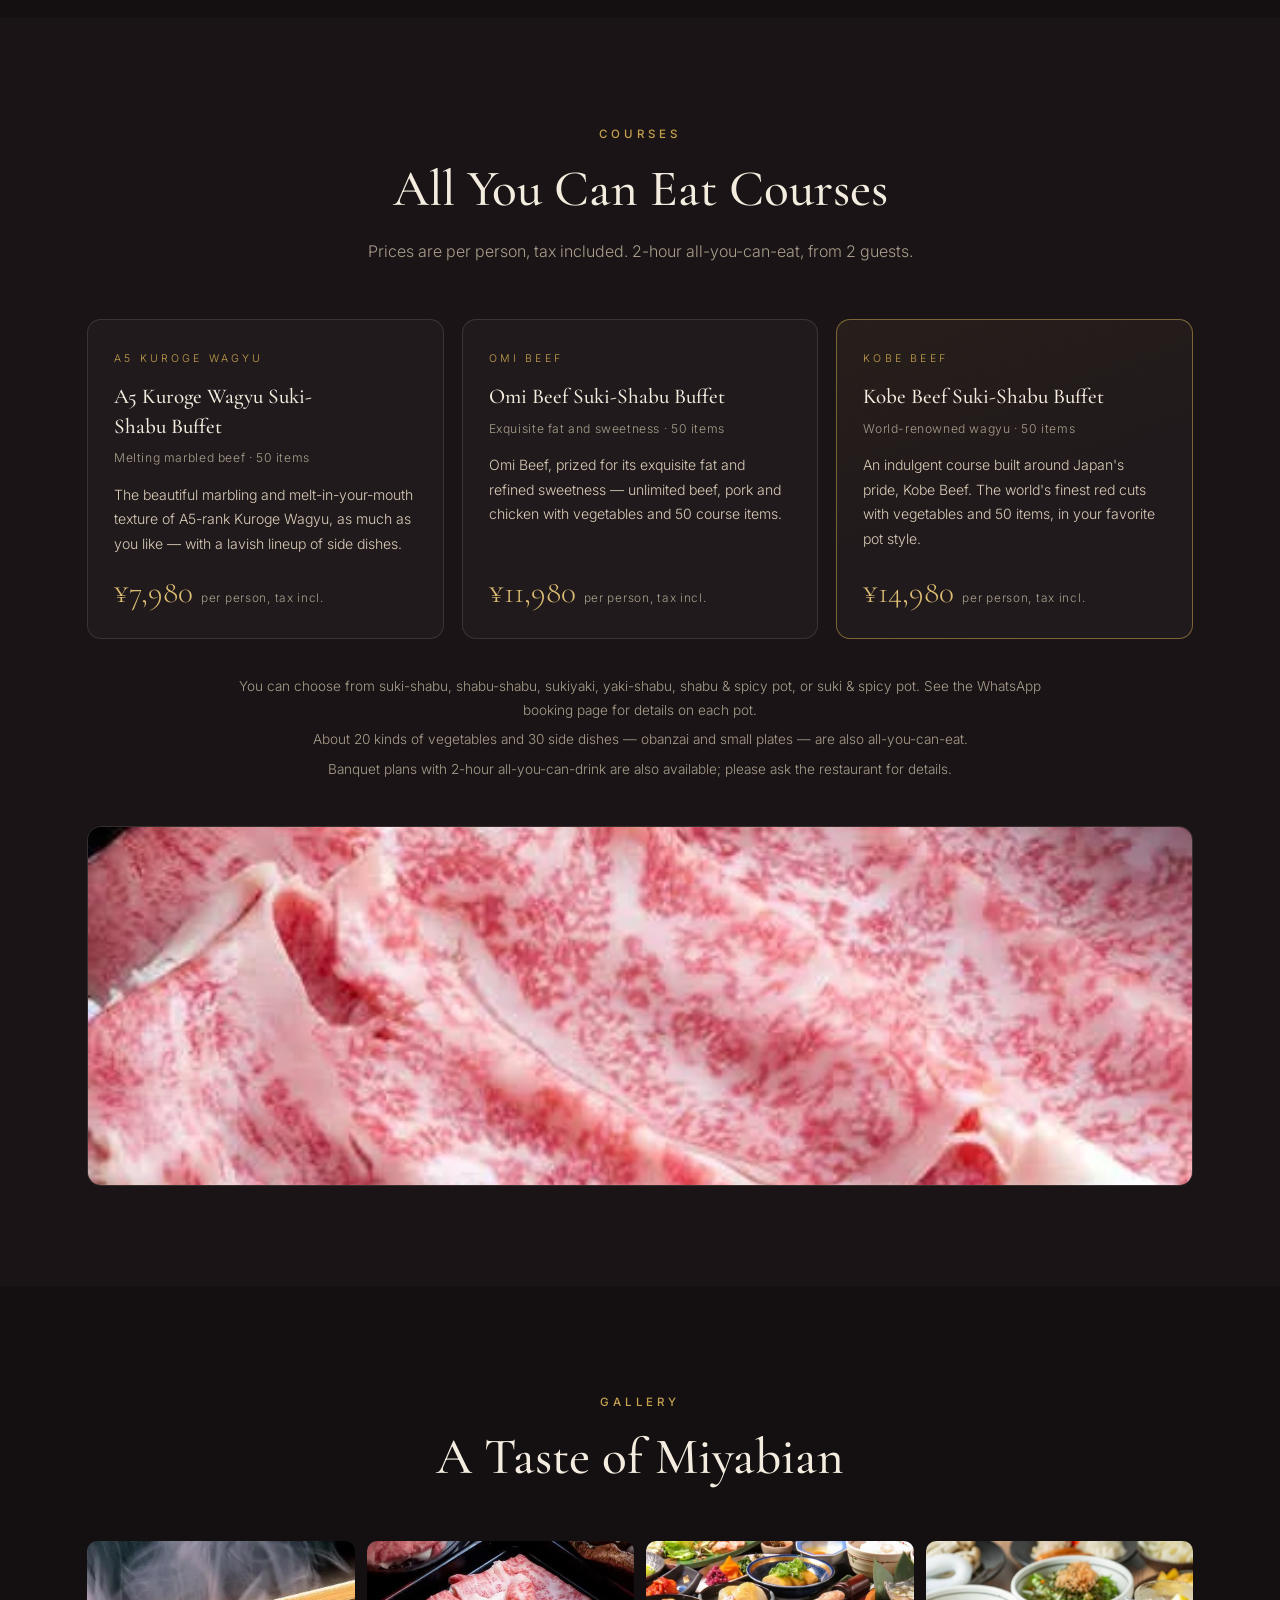
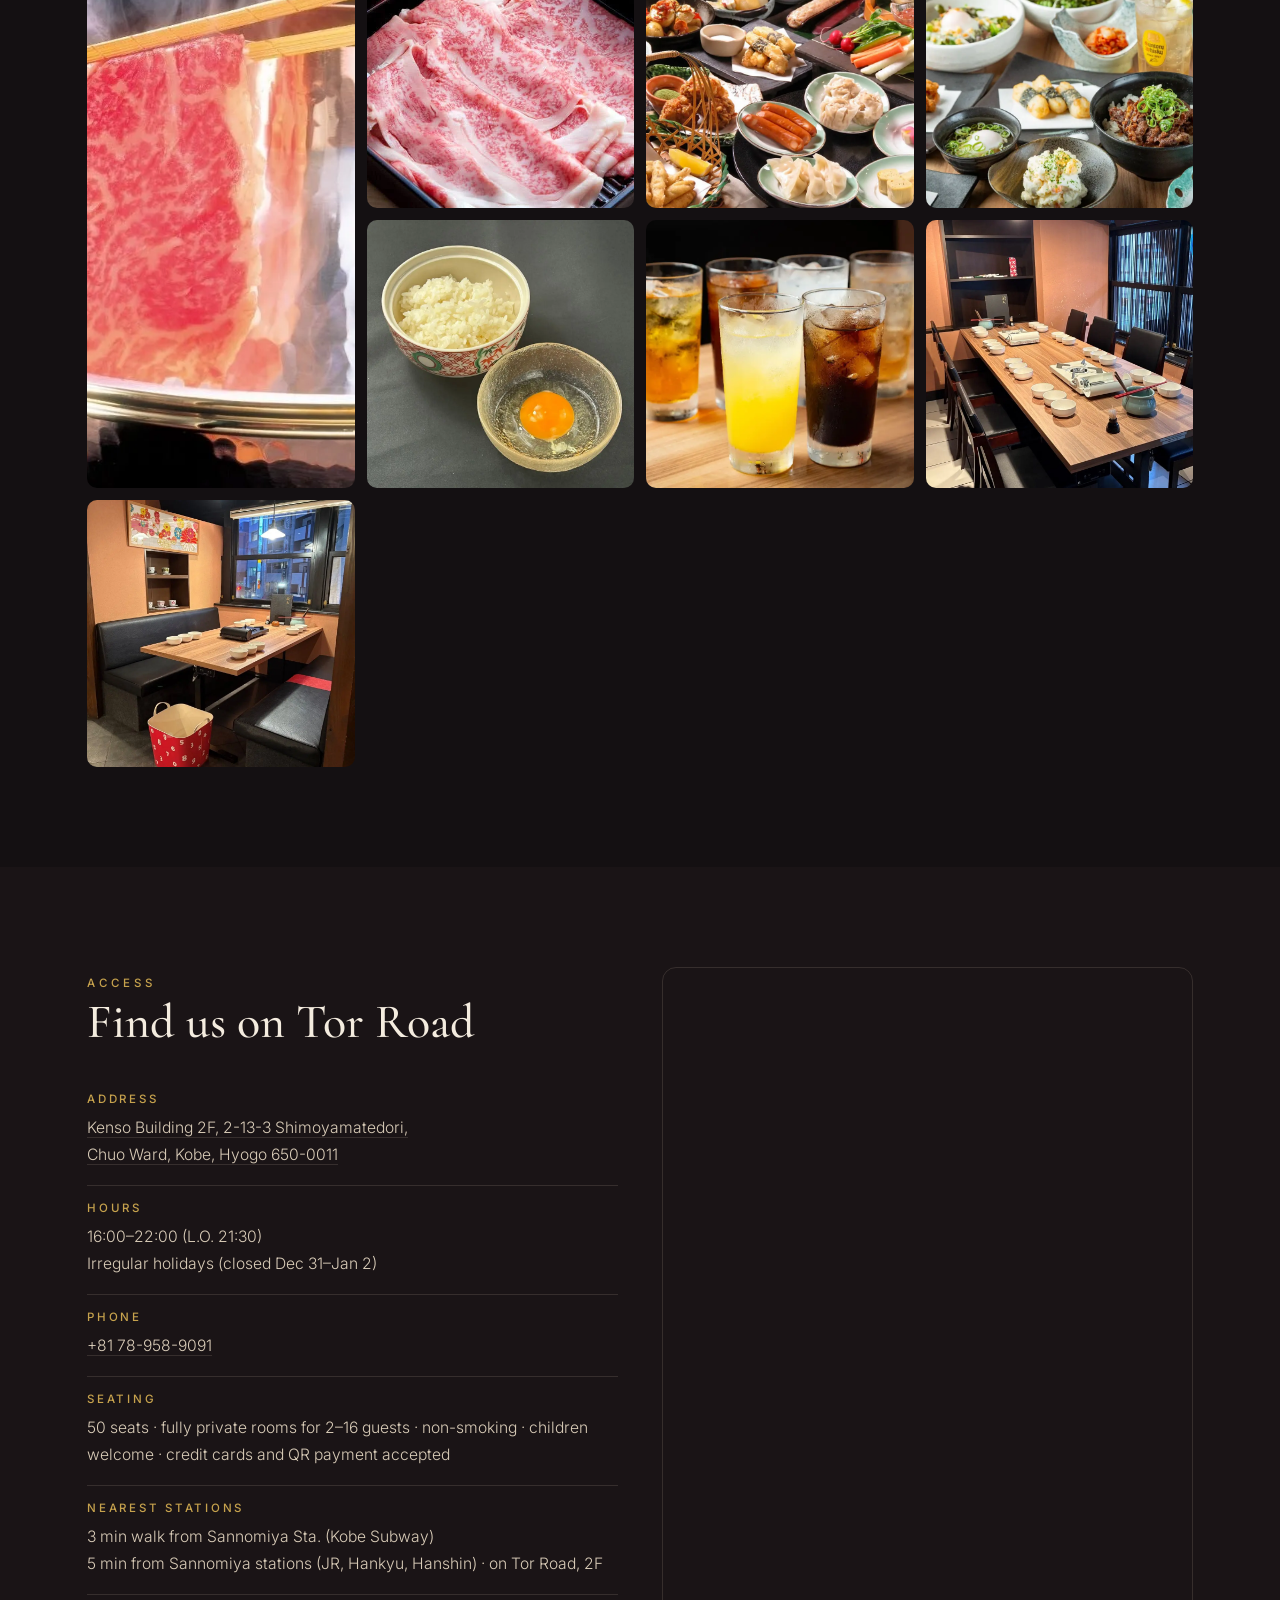
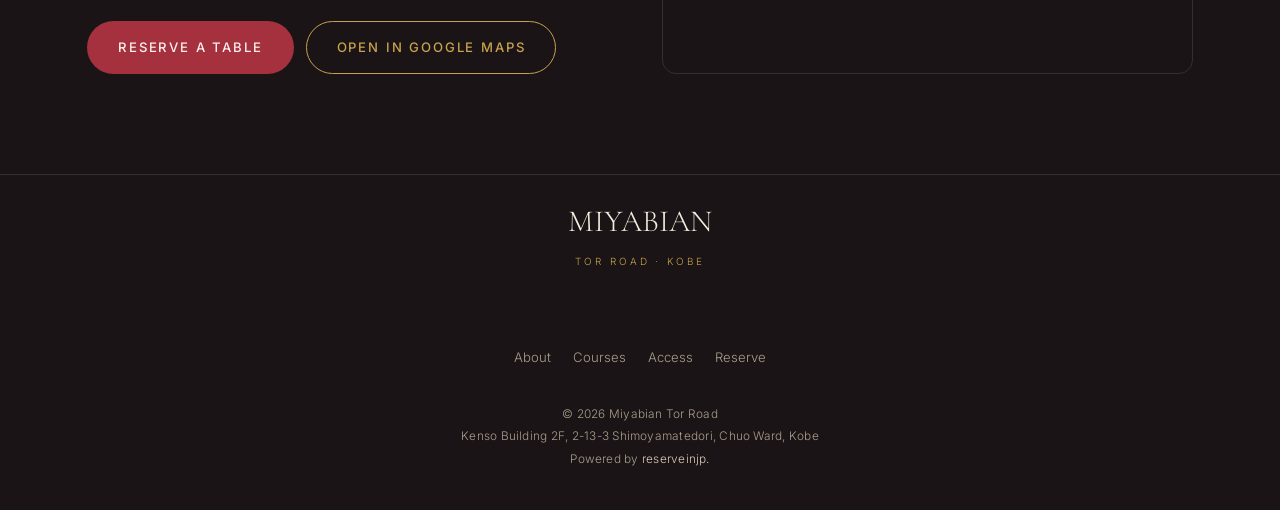
<file: toaroad/en/index.html>
<!DOCTYPE html>
<html lang="en">
<head>
  <meta charset="UTF-8">
  <meta name="viewport" content="width=device-width, initial-scale=1.0">
  <meta name="description" content="Shabu-shabu &amp; Sukiyaki Miyabian Tor Road — all-you-can-eat wagyu in fully private rooms on Tor Road, Kobe Sannomiya. Kuroge Wagyu, Omi Beef and Kobe Beef courses. Open 16:00-22:00.">
  <title>Miyabian Tor Road | Private Room Wagyu Suki-Shabu Buffet, Kobe</title>
  <link rel="preconnect" href="https://fonts.googleapis.com">
  <link rel="preconnect" href="https://fonts.gstatic.com" crossorigin>
  <link href="https://fonts.googleapis.com/css2?family=Cormorant+Garamond:wght@400;500;600&family=Inter:wght@300;400;500&family=Noto+Sans+JP:wght@300;400;500&family=Noto+Serif+JP:wght@400;500&display=swap" rel="stylesheet">
  <link rel="stylesheet" href="../styles.css">
</head>
<body>
  <header class="header" id="header">
    <nav class="nav">
      <a href="../landing.html" class="logo">
        <span class="logo-main">MIYABIAN</span>
        <span class="logo-sub">Tor Road · Kobe</span>
      </a>
      <ul class="nav-menu">
        <li><a href="#concept">About</a></li>
        <li><a href="#courses">Courses</a></li>
        <li><a href="#gallery">Gallery</a></li>
        <li><a href="#visit">Access</a></li>
        <li class="lang-links"><a class="active">EN</a><span>/</span><a href="../jp/index.html">日本語</a><span>/</span><a href="../cn/index.html">中文</a></li>
        <li><a href="../booking.html?lang=en" class="nav-cta">Reserve</a></li>
      </ul>
      <button class="nav-toggle" aria-label="Menu" aria-expanded="false"><span></span><span></span><span></span></button>
    </nav>
  </header>

  <section class="hero">
    <div class="hero-bg" style="background-image:url('../assets/images/hero.webp')"></div>
    <div class="hero-inner">
      <span class="eyebrow">Sukiyaki &amp; Shabu Shabu · Tor Road Kobe</span>
      <h1>MIYABIAN</h1>
      <span class="jp-name">雅庵 トアロード店</span>
      <p class="hero-tag">All-you-can-eat Kuroge Wagyu, Omi Beef and Kobe Beef — in fully private rooms, a hideaway for grown-ups.</p>
      <div class="hero-actions">
        <a href="../booking.html?lang=en" class="btn btn-primary">Reserve a table</a>
        <a href="#courses" class="btn btn-ghost">See courses</a>
      </div>
      <div class="hero-meta">
        <span><i>◆</i> 3 min from Sannomiya Sta. (Subway)</span>
        <span><i>◆</i> Open 16:00–22:00 daily</span>
        <span><i>◆</i> Fully private rooms for 2–16</span>
      </div>
    </div>
  </section>

  <section class="section" id="concept">
    <div class="wrap">
      <div class="concept-grid">
        <div class="concept-copy reveal">
          <span class="eyebrow">About us</span>
          <div class="section-head" style="margin-bottom:24px"><h2>Private room wagyu dining<br>on Tor Road</h2></div>
          <p>Set along Kobe's Tor Road, Miyabian Tor Road is the second location of Sannomiya's popular all-you-can-eat shabu-shabu and sukiyaki house Miyabian. Enjoy unlimited Kuroge Wagyu and world-famous Kobe Beef — as shabu-shabu, sukiyaki, or our signature suki-shabu.</p>
          <p>Every table is a fully private room, seating from 2 up to 16 guests. With complete privacy, it suits business dinners, anniversaries and year-end parties alike — and families with children are always welcome. Courses also include about 20 kinds of vegetables and 30 all-you-can-eat side dishes, from obanzai to signature small plates.</p>
          <p class="sig">A hideaway for an indulgent evening.</p>
        </div>
        <div class="concept-media reveal">
          <img src="../assets/images/interior.webp" alt="Miyabian Tor Road interior">
          <span class="frame"></span>
        </div>
      </div>
    </div>
  </section>

  <section class="section bg-2" id="courses">
    <div class="wrap">
      <div class="section-head reveal" style="margin-left:auto;margin-right:auto;text-align:center">
        <span class="eyebrow">Courses</span>
        <h2>All You Can Eat Courses</h2>
        <p class="muted">Prices are per person, tax included. 2-hour all-you-can-eat, from 2 guests.</p>
      </div>
      <div class="course-cards reveal">
        <div class="course-card">
          <span class="cc-rank">A5 Kuroge Wagyu</span>
          <h3>A5 Kuroge Wagyu Suki-Shabu Buffet</h3>
          <span class="cc-sub">Melting marbled beef · 50 items</span>
          <p>The beautiful marbling and melt-in-your-mouth texture of A5-rank Kuroge Wagyu, as much as you like — with a lavish lineup of side dishes.</p>
          <div class="cc-price">¥7,980<small>per person, tax incl.</small></div>
        </div>
        <div class="course-card">
          <span class="cc-rank">Omi Beef</span>
          <h3>Omi Beef Suki-Shabu Buffet</h3>
          <span class="cc-sub">Exquisite fat and sweetness · 50 items</span>
          <p>Omi Beef, prized for its exquisite fat and refined sweetness — unlimited beef, pork and chicken with vegetables and 50 course items.</p>
          <div class="cc-price">¥11,980<small>per person, tax incl.</small></div>
        </div>
        <div class="course-card featured">
          <span class="cc-rank">Kobe Beef</span>
          <h3>Kobe Beef Suki-Shabu Buffet</h3>
          <span class="cc-sub">World-renowned wagyu · 50 items</span>
          <p>An indulgent course built around Japan's pride, Kobe Beef. The world's finest red cuts with vegetables and 50 items, in your favorite pot style.</p>
          <div class="cc-price">¥14,980<small>per person, tax incl.</small></div>
        </div>
      </div>
      <div class="course-notes reveal">
        <p>You can choose from suki-shabu, shabu-shabu, sukiyaki, yaki-shabu, shabu &amp; spicy pot, or suki &amp; spicy pot. See the WhatsApp booking page for details on each pot.</p>
        <p>About 20 kinds of vegetables and 30 side dishes — obanzai and small plates — are also all-you-can-eat.</p>
        <p>Banquet plans with 2-hour all-you-can-drink are also available; please ask the restaurant for details.</p>
      </div>
      <div class="course-photo reveal">
        <img src="../assets/images/meat.webp" alt="Marbled wagyu beef">
      </div>
    </div>
  </section>

  <section class="section" id="gallery">
    <div class="wrap">
      <div class="section-head reveal" style="margin-left:auto;margin-right:auto;text-align:center">
        <span class="eyebrow">Gallery</span>
        <h2>A Taste of Miyabian</h2>
      </div>
      <div class="gallery reveal">
        <a href="../assets/images/hero.webp" class="tall"><img src="../assets/images/hero.webp" alt="Shabu-shabu"></a>
        <a href="../assets/images/meat.webp"><img src="../assets/images/meat.webp" alt="Marbled wagyu"></a>
        <a href="../assets/images/g-sides.webp"><img src="../assets/images/g-sides.webp" alt="Side dishes"></a>
        <a href="../assets/images/g-dishes.webp"><img src="../assets/images/g-dishes.webp" alt="Small plates and drinks"></a>
        <a href="../assets/images/g-tkg.webp"><img src="../assets/images/g-tkg.webp" alt="Tamago kake gohan"></a>
        <a href="../assets/images/g-drinks.webp"><img src="../assets/images/g-drinks.webp" alt="Drinks"></a>
        <a href="../assets/images/g-room.webp"><img src="../assets/images/g-room.webp" alt="Private room"></a>
        <a href="../assets/images/interior.webp"><img src="../assets/images/interior.webp" alt="Interior"></a>
      </div>
    </div>
  </section>

  <section class="section bg-2" id="visit">
    <div class="wrap">
      <div class="visit-grid">
        <div class="visit-info reveal">
          <span class="eyebrow">Access</span>
          <h2>Find us on Tor Road</h2>
          <div class="visit-item">
            <h4>Address</h4>
            <p><a href="https://maps.app.goo.gl/kdwbG6kFYQ6m7r4N7" target="_blank" rel="noopener noreferrer">Kenso Building 2F, 2-13-3 Shimoyamatedori,<br>Chuo Ward, Kobe, Hyogo 650-0011</a></p>
          </div>
          <div class="visit-item">
            <h4>Hours</h4>
            <p>16:00–22:00 (L.O. 21:30)<br>Irregular holidays (closed Dec 31–Jan 2)</p>
          </div>
          <div class="visit-item">
            <h4>Phone</h4>
            <p><a href="tel:+81789589091">+81 78-958-9091</a></p>
          </div>
          <div class="visit-item">
            <h4>Seating</h4>
            <p>50 seats · fully private rooms for 2–16 guests · non-smoking · children welcome · credit cards and QR payment accepted</p>
          </div>
          <div class="visit-item">
            <h4>Nearest stations</h4>
            <p>3 min walk from Sannomiya Sta. (Kobe Subway)<br>5 min from Sannomiya stations (JR, Hankyu, Hanshin) · on Tor Road, 2F</p>
          </div>
          <div class="visit-actions">
            <a href="../booking.html?lang=en" class="btn btn-primary">Reserve a table</a>
            <a href="https://maps.app.goo.gl/kdwbG6kFYQ6m7r4N7" target="_blank" rel="noopener noreferrer" class="btn btn-ghost">Open in Google Maps</a>
          </div>
        </div>
        <div class="visit-map reveal">
          <iframe title="Miyabian Tor Road map" src="https://maps.google.com/maps?q=%E9%9B%85%E5%BA%B5%20%E3%83%88%E3%82%A2%E3%83%AD%E3%83%BC%E3%83%89%E5%BA%97&ftid=0x60008f005036069b:0x80bf82922e5139a6&z=17&output=embed" style="border:0;pointer-events:none;" loading="lazy" referrerpolicy="no-referrer-when-downgrade"></iframe>
          <a href="https://maps.app.goo.gl/kdwbG6kFYQ6m7r4N7" target="_blank" rel="noopener noreferrer" class="visit-map-link" aria-label="Open Miyabian Tor Road in Google Maps" style="position:absolute;inset:0;z-index:2;"></a>
        </div>
      </div>
    </div>
  </section>

  <footer class="footer">
    <div class="wrap">
      <div class="footer-in">
        <div class="f-name">MIYABIAN<small>Tor Road · Kobe</small></div>
        <div class="footer-links">
          <a href="#concept">About</a>
          <a href="#courses">Courses</a>
          <a href="#visit">Access</a>
          <a href="../booking.html?lang=en">Reserve</a>
        </div>
      </div>
      <p class="footer-copy">© 2026 Miyabian Tor Road<br>Kenso Building 2F, 2-13-3 Shimoyamatedori, Chuo Ward, Kobe<br>Powered by <a href="https://reserveinjp.com/" target="_blank" rel="noopener">reserveinjp.</a></p>
    </div>
  </footer>

  <script src="../script.js"></script>
</body>
</html>
</file>
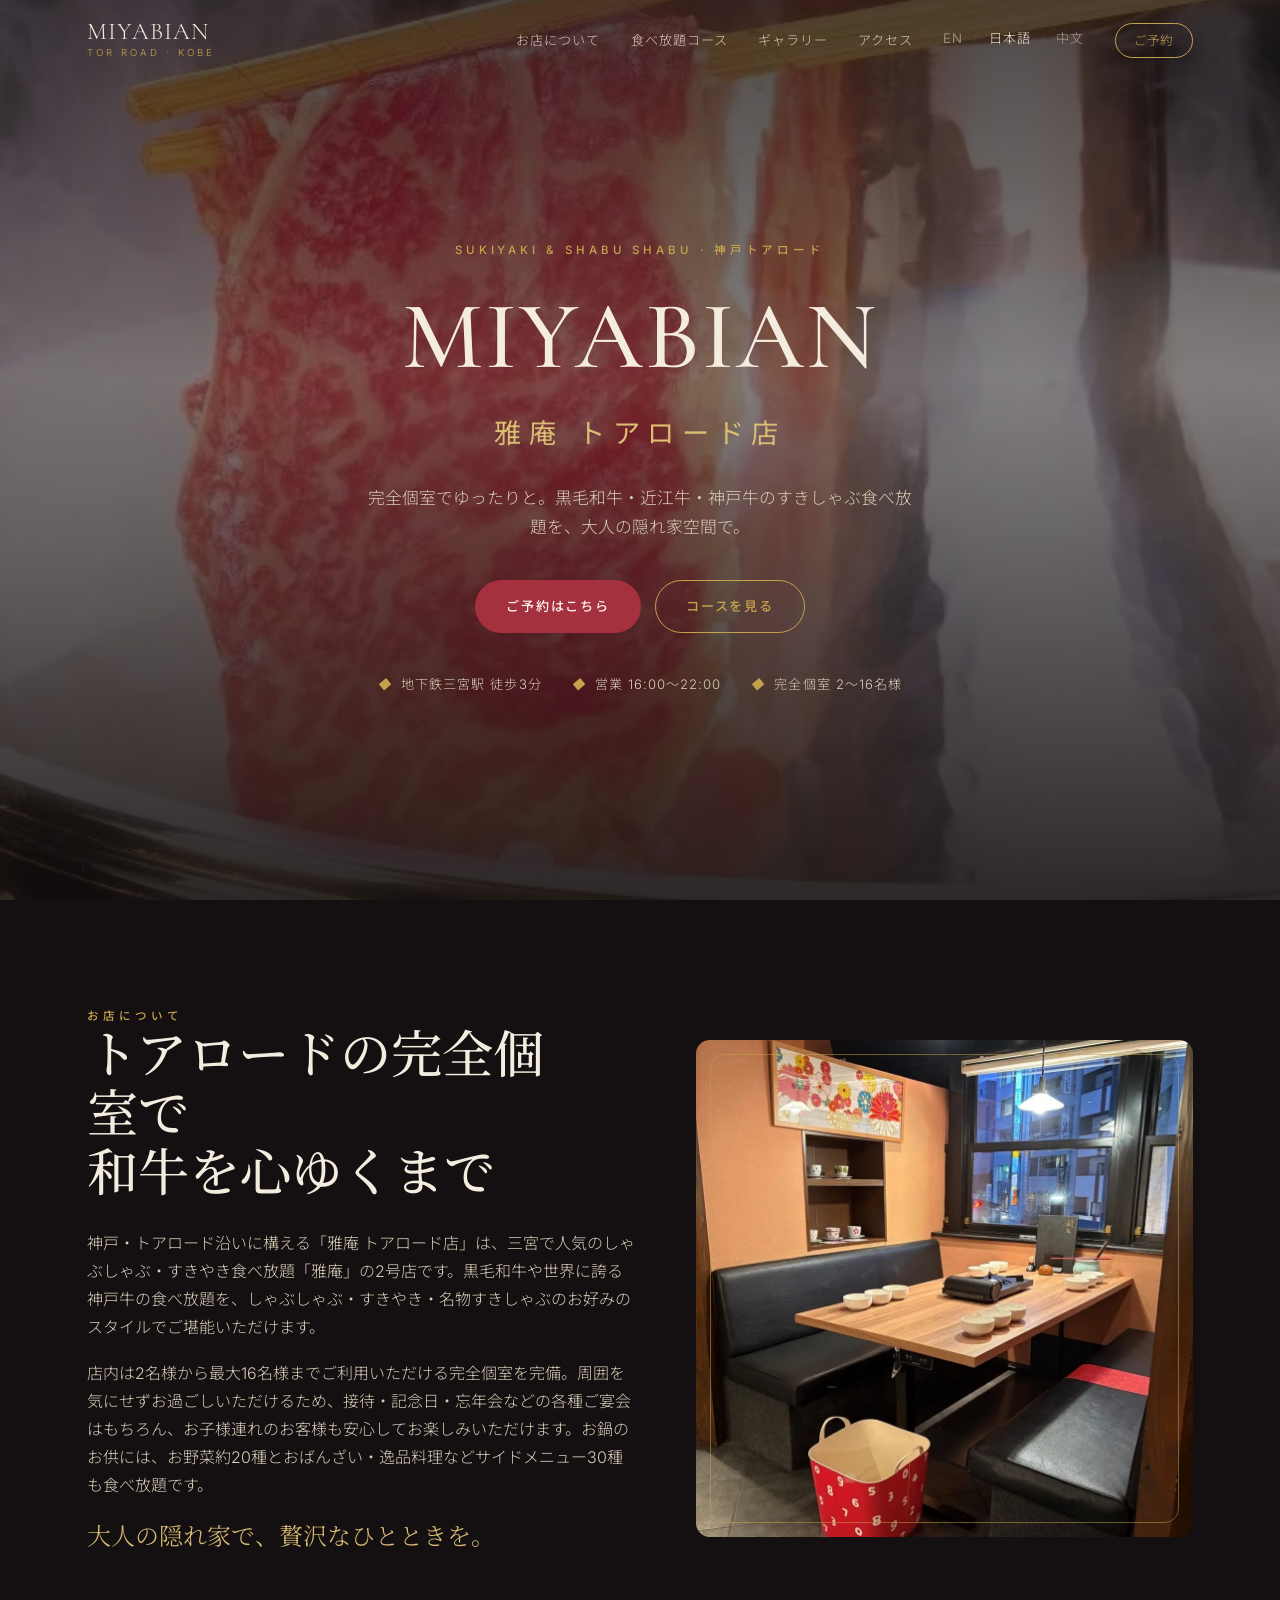
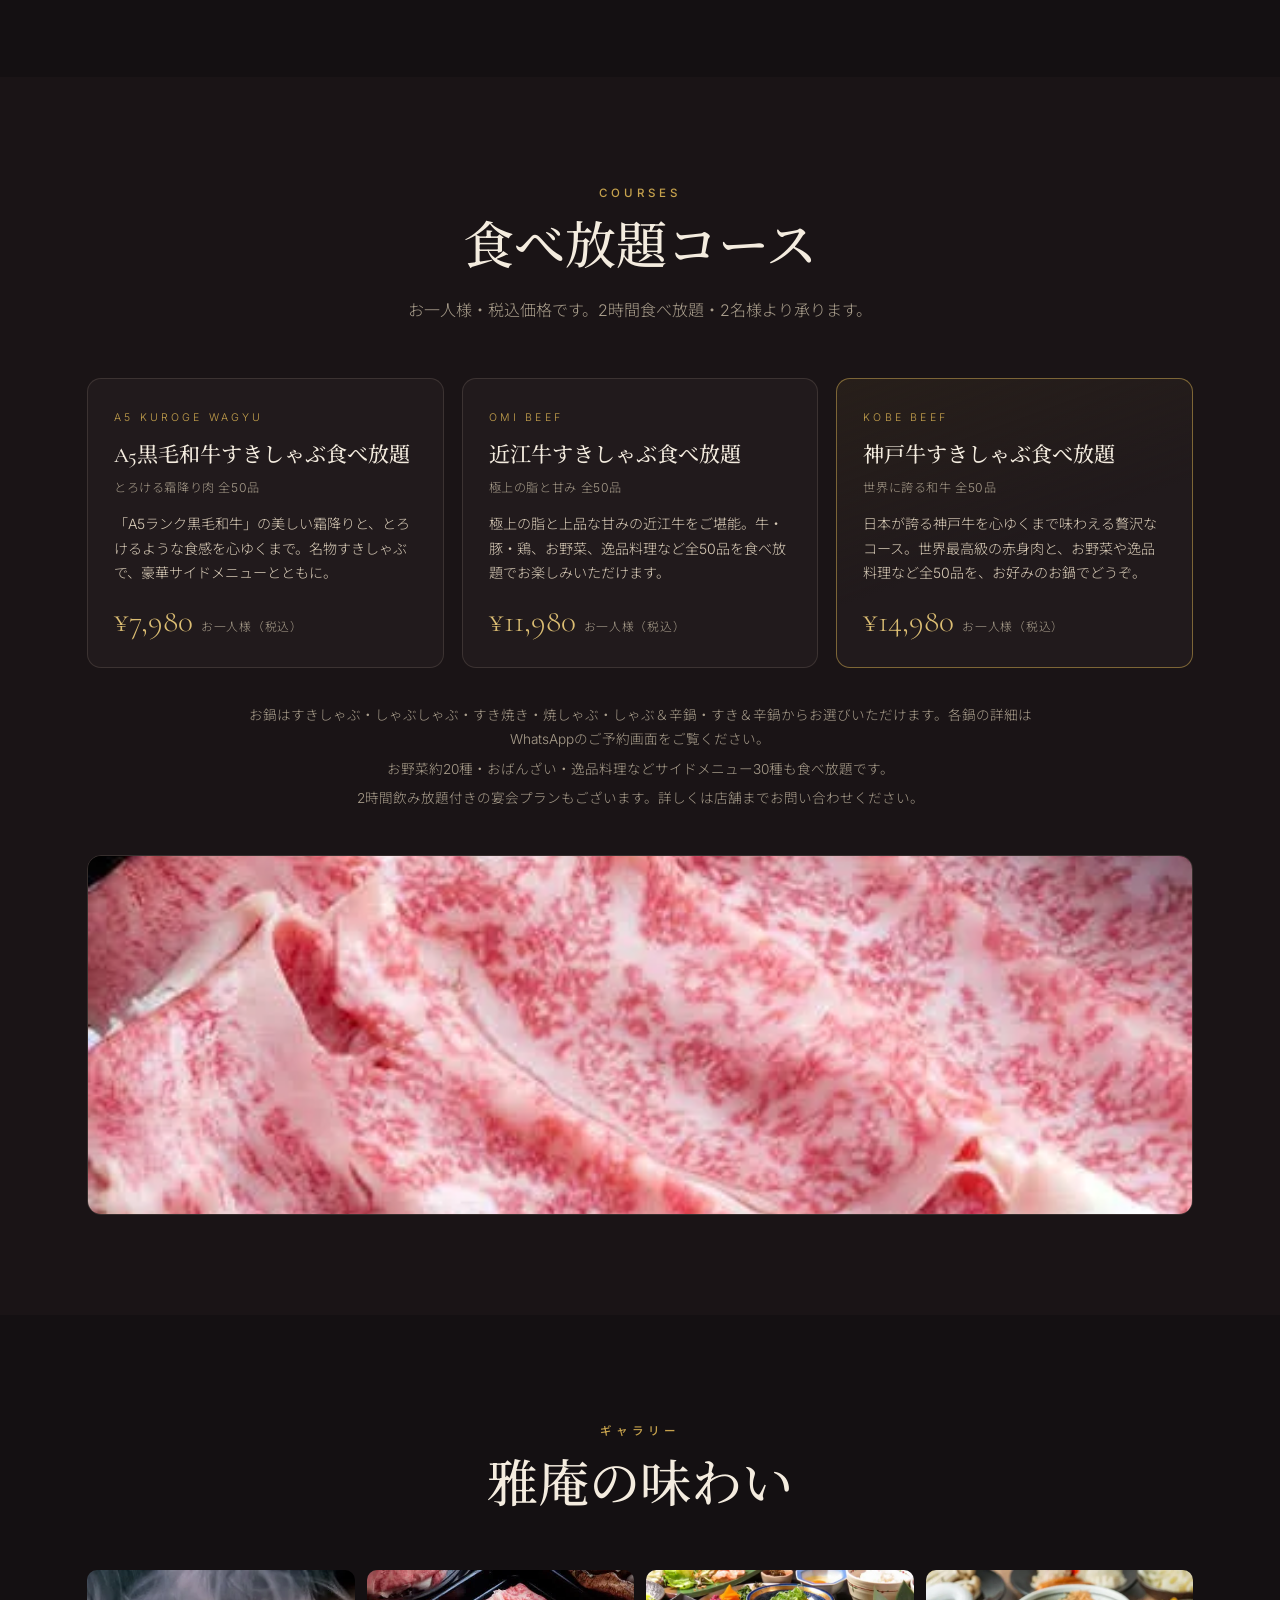
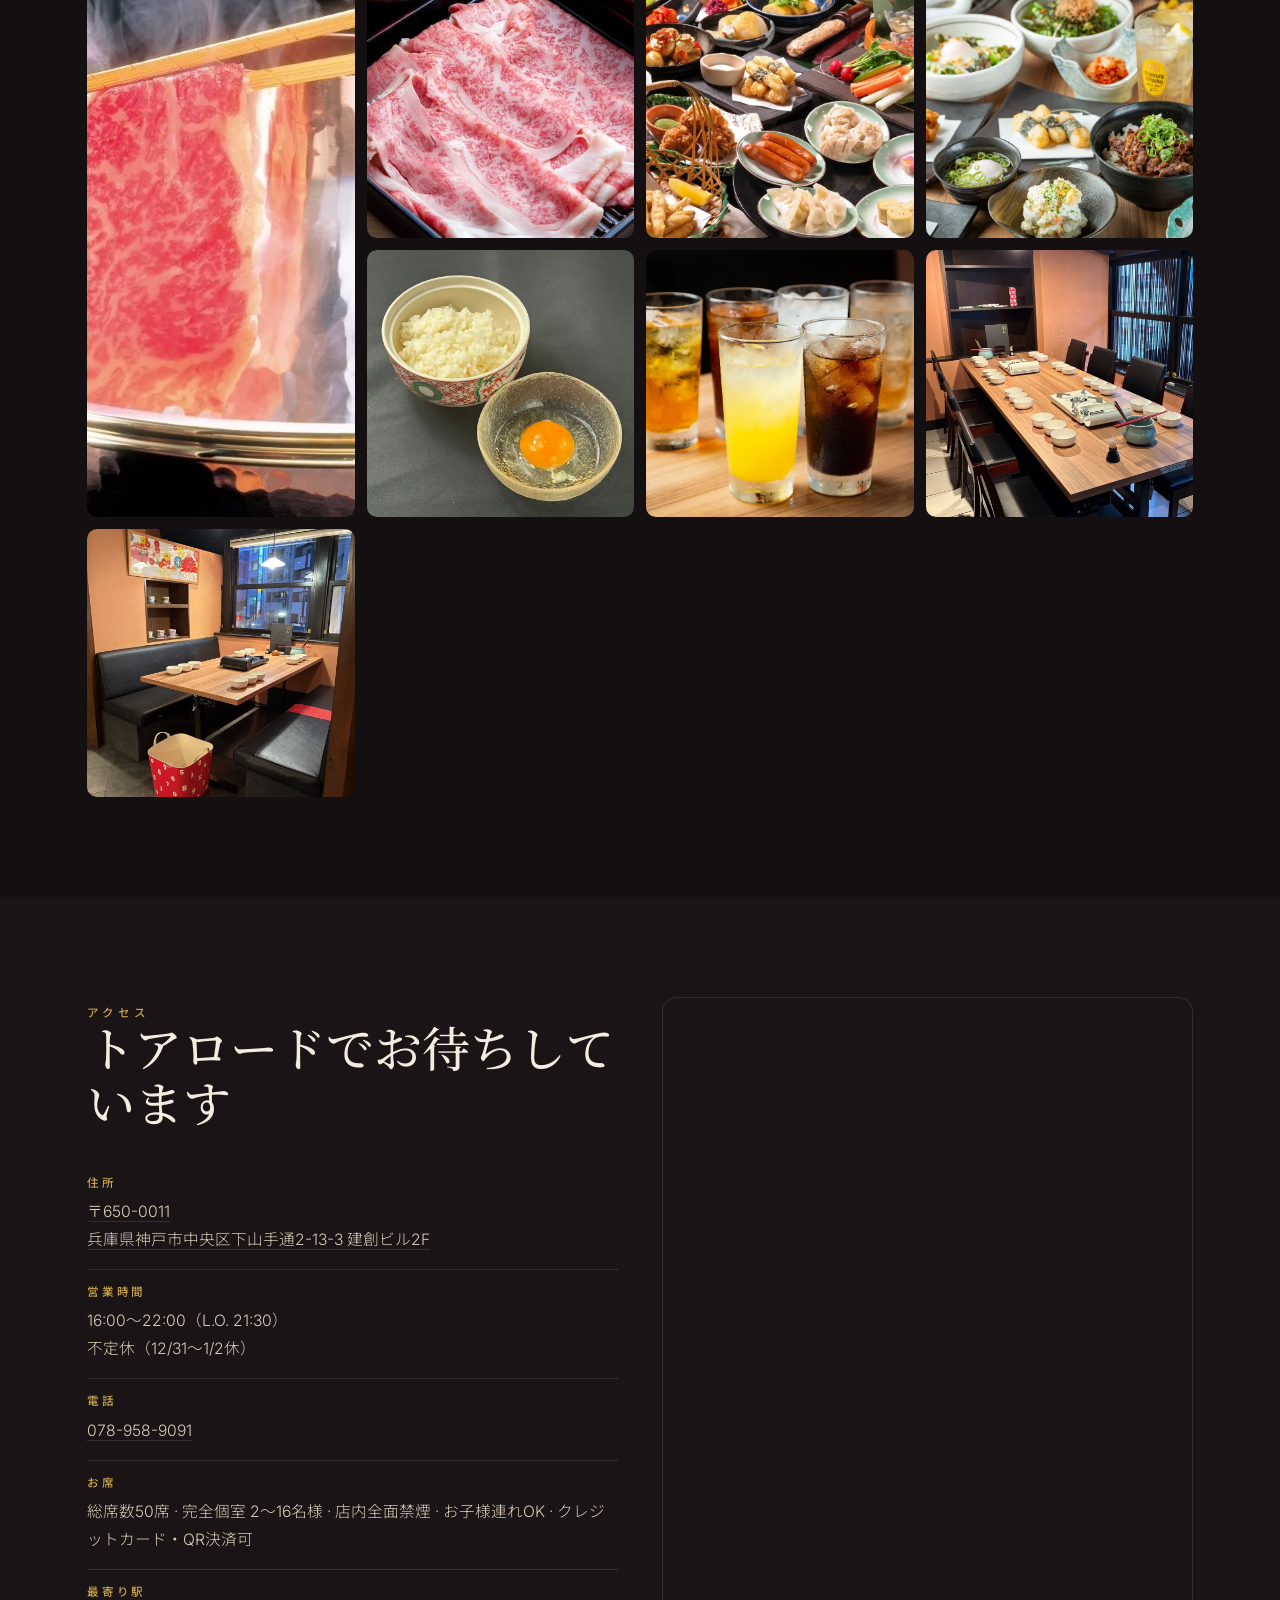
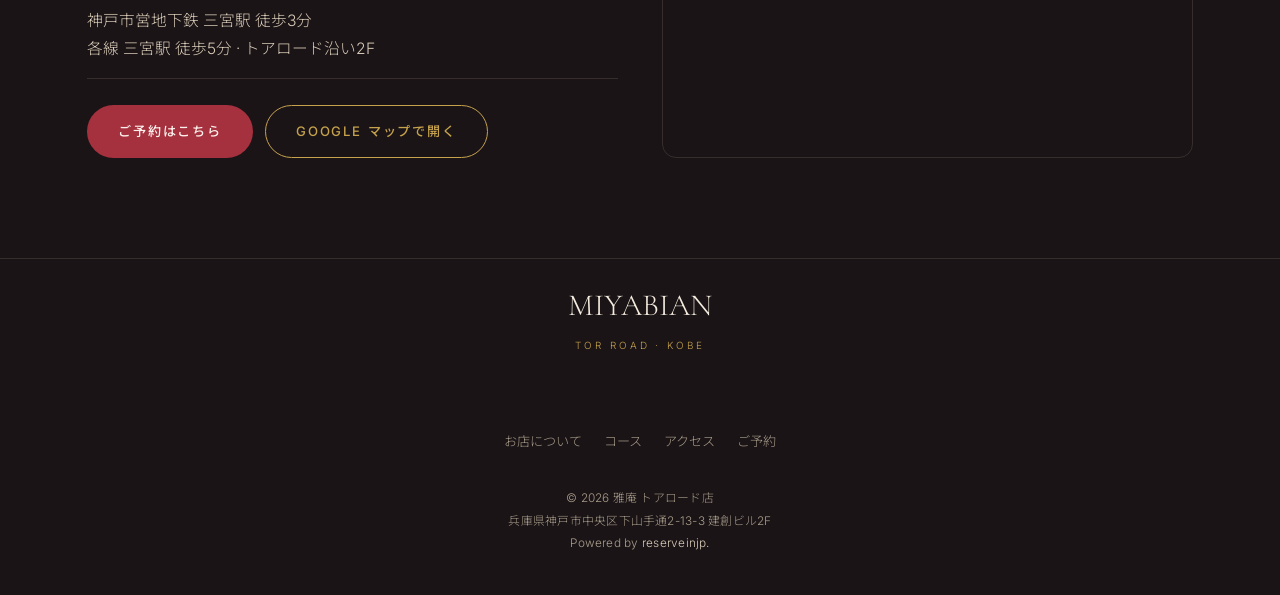
<file: toaroad/jp/index.html>
<!DOCTYPE html>
<html lang="ja">
<head>
  <meta charset="UTF-8">
  <meta name="viewport" content="width=device-width, initial-scale=1.0">
  <meta name="description" content="しゃぶしゃぶ・すきやき 雅庵 トアロード店 — 神戸三宮トアロード沿い、完全個室で愉しむ和牛すきしゃぶ食べ放題。黒毛和牛・近江牛・神戸牛コース。営業 16:00〜22:00。">
  <title>雅庵 トアロード店 | 完全個室 和牛すきしゃぶ食べ放題</title>
  <link rel="preconnect" href="https://fonts.googleapis.com">
  <link rel="preconnect" href="https://fonts.gstatic.com" crossorigin>
  <link href="https://fonts.googleapis.com/css2?family=Cormorant+Garamond:wght@400;500;600&family=Inter:wght@300;400;500&family=Noto+Sans+JP:wght@300;400;500&family=Noto+Serif+JP:wght@400;500&display=swap" rel="stylesheet">
  <link rel="stylesheet" href="../styles.css">
</head>
<body>
  <header class="header" id="header">
    <nav class="nav">
      <a href="../landing.html" class="logo">
        <span class="logo-main">MIYABIAN</span>
        <span class="logo-sub">Tor Road · Kobe</span>
      </a>
      <ul class="nav-menu">
        <li><a href="#concept">お店について</a></li>
        <li><a href="#courses">食べ放題コース</a></li>
        <li><a href="#gallery">ギャラリー</a></li>
        <li><a href="#visit">アクセス</a></li>
        <li class="lang-links"><a href="../en/index.html">EN</a><span>/</span><a class="active">日本語</a><span>/</span><a href="../cn/index.html">中文</a></li>
        <li><a href="../booking.html?lang=jp" class="nav-cta">ご予約</a></li>
      </ul>
      <button class="nav-toggle" aria-label="メニュー" aria-expanded="false"><span></span><span></span><span></span></button>
    </nav>
  </header>

  <section class="hero">
    <div class="hero-bg" style="background-image:url('../assets/images/hero.webp')"></div>
    <div class="hero-inner">
      <span class="eyebrow">Sukiyaki &amp; Shabu Shabu · 神戸トアロード</span>
      <h1>MIYABIAN</h1>
      <span class="jp-name">雅庵 トアロード店</span>
      <p class="hero-tag">完全個室でゆったりと。黒毛和牛・近江牛・神戸牛のすきしゃぶ食べ放題を、大人の隠れ家空間で。</p>
      <div class="hero-actions">
        <a href="../booking.html?lang=jp" class="btn btn-primary">ご予約はこちら</a>
        <a href="#courses" class="btn btn-ghost">コースを見る</a>
      </div>
      <div class="hero-meta">
        <span><i>◆</i> 地下鉄三宮駅 徒歩3分</span>
        <span><i>◆</i> 営業 16:00〜22:00</span>
        <span><i>◆</i> 完全個室 2〜16名様</span>
      </div>
    </div>
  </section>

  <section class="section" id="concept">
    <div class="wrap">
      <div class="concept-grid">
        <div class="concept-copy reveal">
          <span class="eyebrow">お店について</span>
          <div class="section-head" style="margin-bottom:24px"><h2>トアロードの完全個室で<br>和牛を心ゆくまで</h2></div>
          <p>神戸・トアロード沿いに構える「雅庵 トアロード店」は、三宮で人気のしゃぶしゃぶ・すきやき食べ放題「雅庵」の2号店です。黒毛和牛や世界に誇る神戸牛の食べ放題を、しゃぶしゃぶ・すきやき・名物すきしゃぶのお好みのスタイルでご堪能いただけます。</p>
          <p>店内は2名様から最大16名様までご利用いただける完全個室を完備。周囲を気にせずお過ごしいただけるため、接待・記念日・忘年会などの各種ご宴会はもちろん、お子様連れのお客様も安心してお楽しみいただけます。お鍋のお供には、お野菜約20種とおばんざい・逸品料理などサイドメニュー30種も食べ放題です。</p>
          <p class="sig">大人の隠れ家で、贅沢なひとときを。</p>
        </div>
        <div class="concept-media reveal">
          <img src="../assets/images/interior.webp" alt="雅庵 トアロード店の店内">
          <span class="frame"></span>
        </div>
      </div>
    </div>
  </section>

  <section class="section bg-2" id="courses">
    <div class="wrap">
      <div class="section-head reveal" style="margin-left:auto;margin-right:auto;text-align:center">
        <span class="eyebrow">Courses</span>
        <h2>食べ放題コース</h2>
        <p class="muted">お一人様・税込価格です。2時間食べ放題・2名様より承ります。</p>
      </div>
      <div class="course-cards reveal">
        <div class="course-card">
          <span class="cc-rank">A5 Kuroge Wagyu</span>
          <h3>A5黒毛和牛すきしゃぶ食べ放題</h3>
          <span class="cc-sub">とろける霜降り肉 全50品</span>
          <p>「A5ランク黒毛和牛」の美しい霜降りと、とろけるような食感を心ゆくまで。名物すきしゃぶで、豪華サイドメニューとともに。</p>
          <div class="cc-price">¥7,980<small>お一人様（税込）</small></div>
        </div>
        <div class="course-card">
          <span class="cc-rank">Omi Beef</span>
          <h3>近江牛すきしゃぶ食べ放題</h3>
          <span class="cc-sub">極上の脂と甘み 全50品</span>
          <p>極上の脂と上品な甘みの近江牛をご堪能。牛・豚・鶏、お野菜、逸品料理など全50品を食べ放題でお楽しみいただけます。</p>
          <div class="cc-price">¥11,980<small>お一人様（税込）</small></div>
        </div>
        <div class="course-card featured">
          <span class="cc-rank">Kobe Beef</span>
          <h3>神戸牛すきしゃぶ食べ放題</h3>
          <span class="cc-sub">世界に誇る和牛 全50品</span>
          <p>日本が誇る神戸牛を心ゆくまで味わえる贅沢なコース。世界最高級の赤身肉と、お野菜や逸品料理など全50品を、お好みのお鍋でどうぞ。</p>
          <div class="cc-price">¥14,980<small>お一人様（税込）</small></div>
        </div>
      </div>
      <div class="course-notes reveal">
        <p>お鍋はすきしゃぶ・しゃぶしゃぶ・すき焼き・焼しゃぶ・しゃぶ＆辛鍋・すき＆辛鍋からお選びいただけます。各鍋の詳細はWhatsAppのご予約画面をご覧ください。</p>
        <p>お野菜約20種・おばんざい・逸品料理などサイドメニュー30種も食べ放題です。</p>
        <p>2時間飲み放題付きの宴会プランもございます。詳しくは店舗までお問い合わせください。</p>
      </div>
      <div class="course-photo reveal">
        <img src="../assets/images/meat.webp" alt="霜降り和牛">
      </div>
    </div>
  </section>

  <section class="section" id="gallery">
    <div class="wrap">
      <div class="section-head reveal" style="margin-left:auto;margin-right:auto;text-align:center">
        <span class="eyebrow">ギャラリー</span>
        <h2>雅庵の味わい</h2>
      </div>
      <div class="gallery reveal">
        <a href="../assets/images/hero.webp" class="tall"><img src="../assets/images/hero.webp" alt="しゃぶしゃぶ"></a>
        <a href="../assets/images/meat.webp"><img src="../assets/images/meat.webp" alt="霜降り和牛"></a>
        <a href="../assets/images/g-sides.webp"><img src="../assets/images/g-sides.webp" alt="サイドメニュー"></a>
        <a href="../assets/images/g-dishes.webp"><img src="../assets/images/g-dishes.webp" alt="逸品料理とドリンク"></a>
        <a href="../assets/images/g-tkg.webp"><img src="../assets/images/g-tkg.webp" alt="卵かけご飯"></a>
        <a href="../assets/images/g-drinks.webp"><img src="../assets/images/g-drinks.webp" alt="ドリンク"></a>
        <a href="../assets/images/g-room.webp"><img src="../assets/images/g-room.webp" alt="完全個室"></a>
        <a href="../assets/images/interior.webp"><img src="../assets/images/interior.webp" alt="店内"></a>
      </div>
    </div>
  </section>

  <section class="section bg-2" id="visit">
    <div class="wrap">
      <div class="visit-grid">
        <div class="visit-info reveal">
          <span class="eyebrow">アクセス</span>
          <h2>トアロードでお待ちしています</h2>
          <div class="visit-item">
            <h4>住所</h4>
            <p><a href="https://maps.app.goo.gl/kdwbG6kFYQ6m7r4N7" target="_blank" rel="noopener noreferrer">〒650-0011<br>兵庫県神戸市中央区下山手通2-13-3 建創ビル2F</a></p>
          </div>
          <div class="visit-item">
            <h4>営業時間</h4>
            <p>16:00〜22:00（L.O. 21:30）<br>不定休（12/31〜1/2休）</p>
          </div>
          <div class="visit-item">
            <h4>電話</h4>
            <p><a href="tel:+81789589091">078-958-9091</a></p>
          </div>
          <div class="visit-item">
            <h4>お席</h4>
            <p>総席数50席 · 完全個室 2〜16名様 · 店内全面禁煙 · お子様連れOK · クレジットカード・QR決済可</p>
          </div>
          <div class="visit-item">
            <h4>最寄り駅</h4>
            <p>神戸市営地下鉄 三宮駅 徒歩3分<br>各線 三宮駅 徒歩5分 · トアロード沿い2F</p>
          </div>
          <div class="visit-actions">
            <a href="../booking.html?lang=jp" class="btn btn-primary">ご予約はこちら</a>
            <a href="https://maps.app.goo.gl/kdwbG6kFYQ6m7r4N7" target="_blank" rel="noopener noreferrer" class="btn btn-ghost">Google マップで開く</a>
          </div>
        </div>
        <div class="visit-map reveal">
          <iframe title="雅庵 トアロード店 地図" src="https://maps.google.com/maps?q=%E9%9B%85%E5%BA%B5%20%E3%83%88%E3%82%A2%E3%83%AD%E3%83%BC%E3%83%89%E5%BA%97&ftid=0x60008f005036069b:0x80bf82922e5139a6&z=17&output=embed" style="border:0;pointer-events:none;" loading="lazy" referrerpolicy="no-referrer-when-downgrade"></iframe>
          <a href="https://maps.app.goo.gl/kdwbG6kFYQ6m7r4N7" target="_blank" rel="noopener noreferrer" class="visit-map-link" aria-label="Google マップで雅庵トアロード店を開く" style="position:absolute;inset:0;z-index:2;"></a>
        </div>
      </div>
    </div>
  </section>

  <footer class="footer">
    <div class="wrap">
      <div class="footer-in">
        <div class="f-name">MIYABIAN<small>Tor Road · Kobe</small></div>
        <div class="footer-links">
          <a href="#concept">お店について</a>
          <a href="#courses">コース</a>
          <a href="#visit">アクセス</a>
          <a href="../booking.html?lang=jp">ご予約</a>
        </div>
      </div>
      <p class="footer-copy">© 2026 雅庵 トアロード店<br>兵庫県神戸市中央区下山手通2-13-3 建創ビル2F<br>Powered by <a href="https://reserveinjp.com/" target="_blank" rel="noopener">reserveinjp.</a></p>
    </div>
  </footer>

  <script src="../script.js"></script>
</body>
</html>
</file>
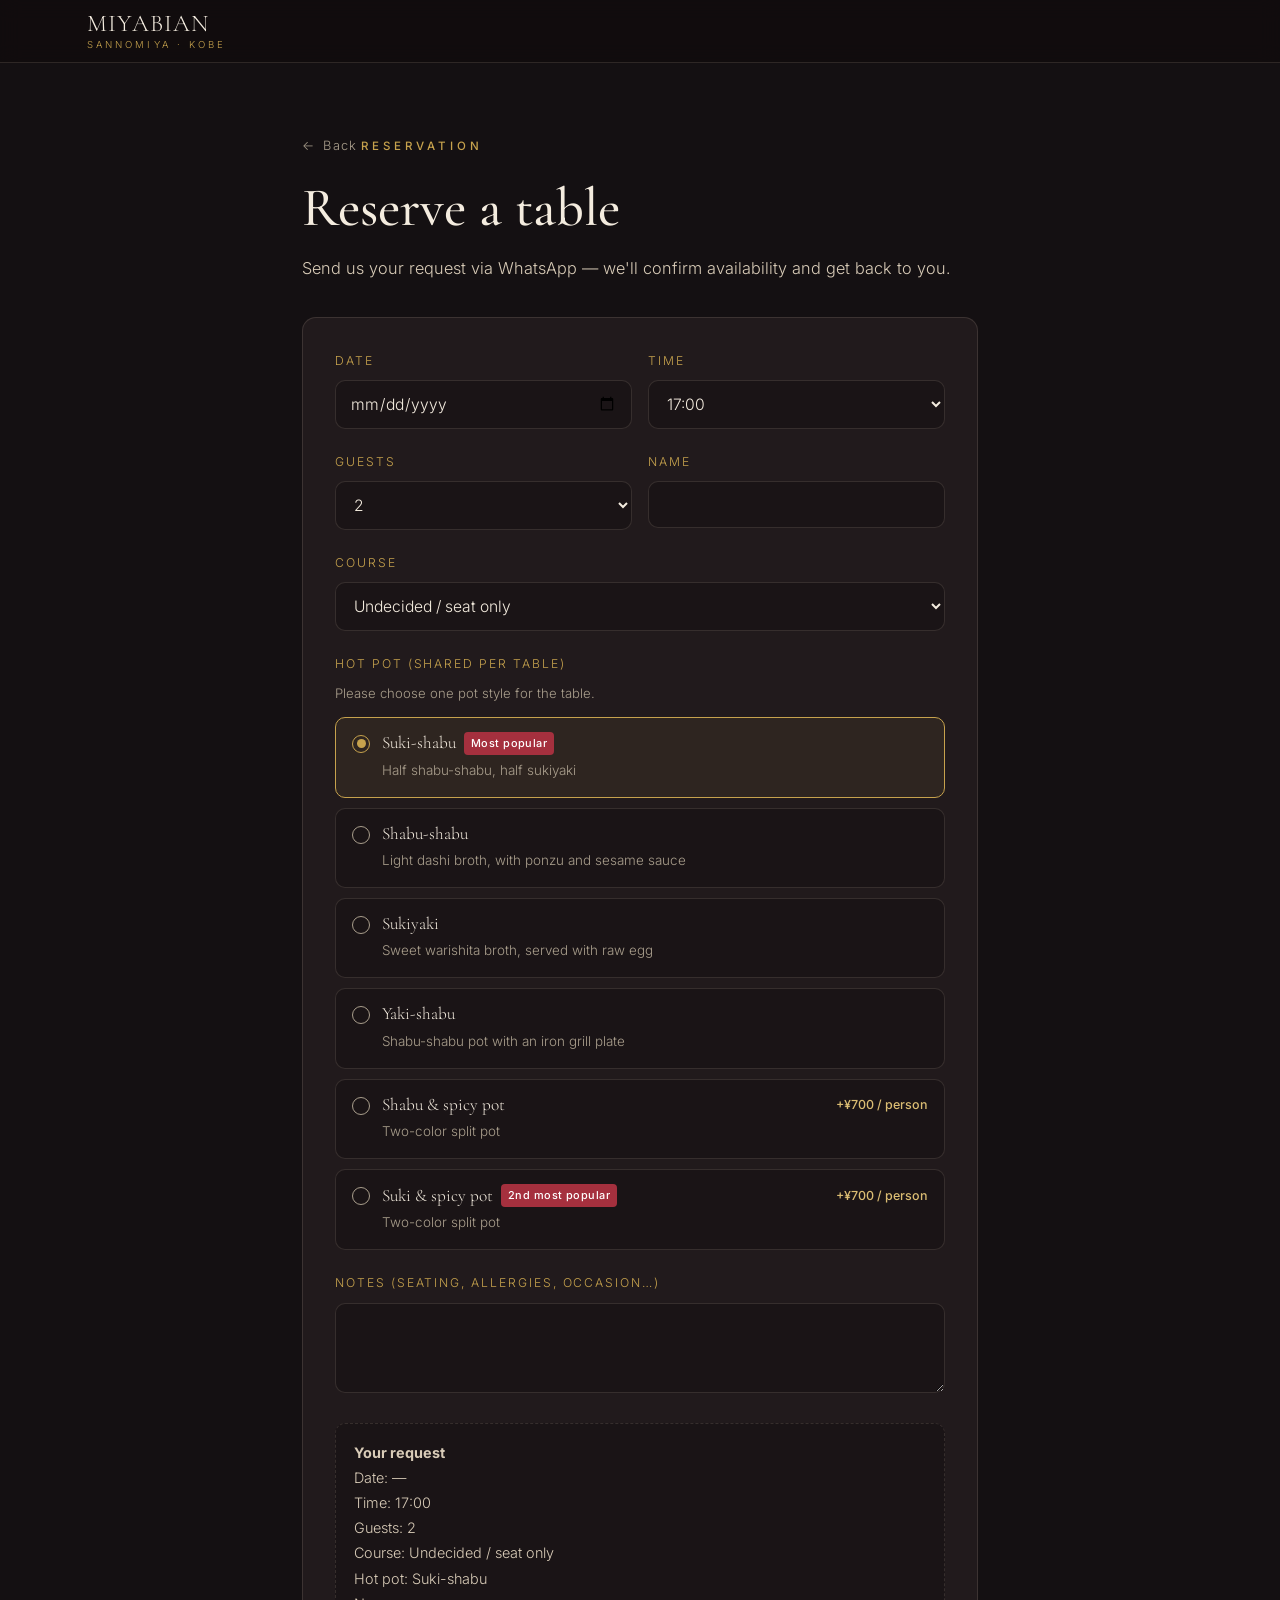
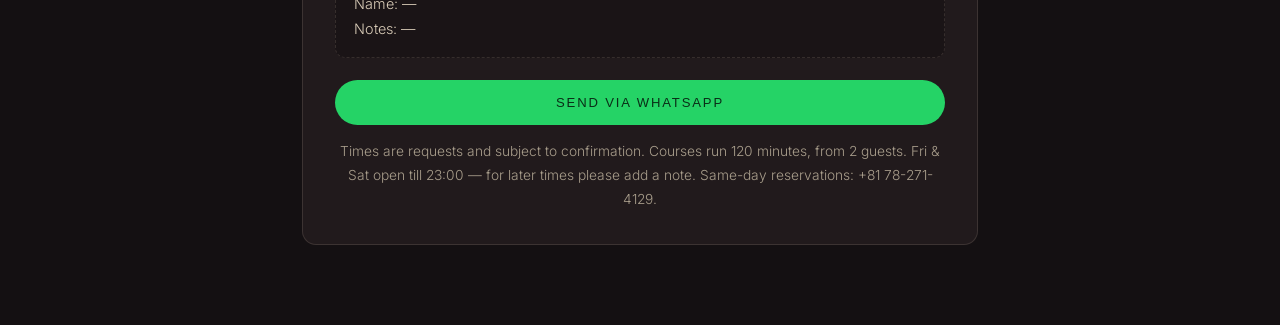
<file: sannomiya/booking.html>
<!DOCTYPE html>
<html lang="en">
<head>
  <meta charset="UTF-8">
  <meta name="viewport" content="width=device-width, initial-scale=1.0">
  <meta name="description" content="Reserve a table at Miyabian Sannomiya — wagyu sukiyaki and shabu-shabu buffet in Kobe.">
  <title>Reserve · Miyabian Sannomiya</title>
  <link rel="preconnect" href="https://fonts.googleapis.com">
  <link rel="preconnect" href="https://fonts.gstatic.com" crossorigin>
  <link href="https://fonts.googleapis.com/css2?family=Cormorant+Garamond:wght@400;500;600&family=Inter:wght@300;400;500&family=Noto+Sans+JP:wght@300;400;500&family=Noto+Sans+SC:wght@300;400;500&family=Noto+Serif+JP:wght@400;500&display=swap" rel="stylesheet">
  <link rel="stylesheet" href="styles.css">
</head>
<body>
  <header class="header scrolled" id="header">
    <nav class="nav">
      <a href="landing.html" class="logo">
        <span class="logo-main">MIYABIAN</span>
        <span class="logo-sub">Sannomiya · Kobe</span>
      </a>
    </nav>
  </header>

  <main class="book-main">
    <a class="book-back" id="backLink" href="landing.html">← <span data-i18n="back">Back</span></a>
    <span class="eyebrow" data-i18n="eyebrow">Reservation</span>
    <h1 data-i18n="title">Reserve a table</h1>
    <p class="lead" data-i18n="intro">Send us your request via WhatsApp — we'll confirm availability and get back to you.</p>

    <div class="book-card">
      <div class="field-row">
        <div class="field">
          <label data-i18n="date">Date</label>
          <input type="date" id="f-date">
        </div>
        <div class="field">
          <label data-i18n="time">Time</label>
          <select id="f-time">
            <option>17:00</option><option>17:30</option><option>18:00</option>
            <option>18:30</option><option>19:00</option><option>19:30</option>
            <option>20:00</option><option>20:30</option><option>21:00</option>
          </select>
        </div>
      </div>
      <div class="field-row">
        <div class="field">
          <label data-i18n="guests">Guests</label>
          <select id="f-guests">
            <option>2</option><option>3</option><option>4</option>
            <option>5</option><option>6</option><option>7</option><option>8</option>
            <option data-i18n="guests8">8+ (please note below)</option>
          </select>
        </div>
        <div class="field">
          <label data-i18n="name">Name</label>
          <input type="text" id="f-name" autocomplete="name">
        </div>
      </div>
      <div class="field">
        <label data-i18n="course">Course</label>
        <select id="f-course"></select>
      </div>
      <div class="field">
        <label id="pot-label" data-i18n="pot">Hot pot (shared per table)</label>
        <span class="field-hint" data-i18n="potHint">Please choose one pot style for the table.</span>
        <div class="pot-list" id="f-pot" role="radiogroup" aria-labelledby="pot-label"></div>
      </div>
      <div class="field">
        <label data-i18n="notes">Notes (seating, allergies, occasion…)</label>
        <textarea id="f-notes"></textarea>
      </div>

      <div class="book-summary" id="summary"></div>

      <button class="btn btn-wa" id="submit" style="width:100%;justify-content:center">
        <span data-i18n="submit">Send via WhatsApp</span>
      </button>
      <p class="menu-note" style="margin-top:14px" data-i18n="foot">Times are requests and subject to confirmation. Courses run 120 minutes, from 2 guests. Fri &amp; Sat open till 23:00 — for later times please add a note. Same-day reservations: +81 78-271-4129.</p>
    </div>
  </main>

  <script>
  (function () {
    var WA = "85290744644";
    var params = new URLSearchParams(location.search);
    var lang = (params.get("lang") || "en").toLowerCase();
    if (["en","jp","cn"].indexOf(lang) === -1) lang = "en";

    var COURSES = {
      en: ["Undecided / seat only",
           "Kuroge Wagyu Suki-Shabu Buffet ¥7,980",
           "Omi Beef Suki-Shabu Buffet ¥11,980",
           "Kobe Beef Suki-Shabu Buffet ¥14,980"],
      jp: ["未定・席のみ",
           "黒毛和牛すきしゃぶ食べ放題 ¥7,980",
           "近江牛すきしゃぶ食べ放題 ¥11,980",
           "神戸牛すきしゃぶ食べ放題 ¥14,980"],
      cn: ["未定・仅订座",
           "黑毛和牛双拼锅自助 ¥7,980",
           "近江牛双拼锅自助 ¥11,980",
           "神户牛双拼锅自助 ¥14,980"]
    };

    var POTS = {
      en: [
        { id:"sukishabu", name:"Suki-shabu", desc:"Half shabu-shabu, half sukiyaki", badge:"Most popular", extra:"" },
        { id:"shabu", name:"Shabu-shabu", desc:"Light dashi broth, with ponzu and sesame sauce", badge:"", extra:"" },
        { id:"sukiyaki", name:"Sukiyaki", desc:"Sweet warishita broth, served with raw egg", badge:"", extra:"" },
        { id:"yakishabu", name:"Yaki-shabu", desc:"Shabu-shabu pot with an iron grill plate", badge:"", extra:"" },
        { id:"shabu_spicy", name:"Shabu & spicy pot", desc:"Two-color split pot", badge:"", extra:"+¥700 / person" },
        { id:"suki_spicy", name:"Suki & spicy pot", desc:"Two-color split pot", badge:"2nd most popular", extra:"+¥700 / person" }
      ],
      jp: [
        { id:"sukishabu", name:"すきしゃぶ", desc:"半分しゃぶしゃぶ・半分すき焼き", badge:"一番人気", extra:"" },
        { id:"shabu", name:"しゃぶしゃぶ", desc:"あっさり出汁。ポン酢・ごまだれで", badge:"", extra:"" },
        { id:"sukiyaki", name:"すき焼き", desc:"甘い割り下。生卵と一緒に", badge:"", extra:"" },
        { id:"yakishabu", name:"焼しゃぶ", desc:"しゃぶしゃぶ鍋＋鉄板の組み合わせ", badge:"", extra:"" },
        { id:"shabu_spicy", name:"しゃぶ＆辛鍋", desc:"二色鍋", badge:"", extra:"+700円／人" },
        { id:"suki_spicy", name:"すき＆辛鍋", desc:"二色鍋", badge:"第二の人気", extra:"+700円／人" }
      ],
      cn: [
        { id:"sukishabu", name:"寿喜涮（双拼锅）", desc:"一半涮涮锅、一半寿喜烧", badge:"最受欢迎", extra:"" },
        { id:"shabu", name:"日式涮涮锅", desc:"清淡高汤，搭配橙醋与芝麻酱", badge:"", extra:"" },
        { id:"sukiyaki", name:"寿喜烧", desc:"甜口寿喜烧汤底，搭配生鸡蛋", badge:"", extra:"" },
        { id:"yakishabu", name:"烤涮牛肉", desc:"涮锅与铁板组合", badge:"", extra:"" },
        { id:"shabu_spicy", name:"涮涮锅＆香辣火锅", desc:"鸳鸯双色锅", badge:"", extra:"+700日元／人" },
        { id:"suki_spicy", name:"寿喜烧＆香辣火锅", desc:"鸳鸯双色锅", badge:"第二受欢迎", extra:"+700日元／人" }
      ]
    };

    var I18N = {
      en: { back:"Back", eyebrow:"Reservation", title:"Reserve a table",
        intro:"Send us your request via WhatsApp — we'll confirm availability and get back to you.",
        date:"Date", time:"Time", guests:"Guests", guests8:"8+ (please note below)",
        name:"Name", course:"Course",
        pot:"Hot pot (shared per table)", potHint:"Please choose one pot style for the table.",
        notes:"Notes (seating, allergies, occasion…)", submit:"Send via WhatsApp",
        foot:"Times are requests and subject to confirmation. Courses run 120 minutes, from 2 guests. Fri & Sat open till 23:00 — for later times please add a note. Same-day reservations: +81 78-271-4129.",
        sumTitle:"Your request", sDate:"Date", sTime:"Time", sGuests:"Guests", sName:"Name", sCourse:"Course", sPot:"Hot pot", sNotes:"Notes", none:"—",
        msgHead:"Reservation request — Miyabian Sannomiya", htmlLang:"en" },
      jp: { back:"戻る", eyebrow:"ご予約", title:"ご予約",
        intro:"WhatsApp で予約リクエストをお送りください。空席を確認のうえご連絡いたします。",
        date:"ご希望日", time:"ご希望時間", guests:"人数", guests8:"8名以上（下記にご記入ください）",
        name:"お名前", course:"コース",
        pot:"鍋（テーブル共通）", potHint:"お一人様につき1種類ではなく、テーブルで1種類をお選びください。",
        notes:"ご要望（席・アレルギー・記念日など）", submit:"WhatsApp で送信",
        foot:"時間はリクエストとなり、確定は別途ご連絡いたします。食べ放題は120分制・2名様より。金・土は23:00まで営業（遅い時間はご要望欄へ）。当日のご予約はお電話（078-271-4129）にてお願いします。",
        sumTitle:"ご予約内容", sDate:"ご希望日", sTime:"ご希望時間", sGuests:"人数", sName:"お名前", sCourse:"コース", sPot:"鍋", sNotes:"ご要望", none:"—",
        msgHead:"予約リクエスト — 雅庵 三宮店", htmlLang:"ja" },
      cn: { back:"返回", eyebrow:"预约", title:"预约座位",
        intro:"通过 WhatsApp 发送预约请求，我们将确认空位后尽快回复您。",
        date:"日期", time:"时间", guests:"人数", guests8:"8 人以上（请在下方备注）",
        name:"姓名", course:"套餐",
        pot:"锅底（整桌共用）", potHint:"请整桌选择一种锅底（非每人各选）。",
        notes:"备注（座位、过敏、纪念日等）", submit:"通过 WhatsApp 发送",
        foot:"所填时间为预约请求，最终以本店确认为准。自助放题为120分钟制、2位起。周五六营业至23:00（较晚时段请在备注注明）。当日预约请致电 +81 78-271-4129。",
        sumTitle:"预约内容", sDate:"日期", sTime:"时间", sGuests:"人数", sName:"姓名", sCourse:"套餐", sPot:"锅底", sNotes:"备注", none:"—",
        msgHead:"预约请求 — 雅庵 三宫店", htmlLang:"zh-CN" }
    };
    var t = I18N[lang];

    document.documentElement.lang = t.htmlLang;
    document.querySelectorAll("[data-i18n]").forEach(function (el) {
      var k = el.getAttribute("data-i18n");
      if (t[k]) el.textContent = t[k];
    });
    document.getElementById("backLink").setAttribute("href", lang + "/index.html");

    var elCourse = document.getElementById("f-course");
    COURSES[lang].forEach(function (c) {
      var o = document.createElement("option");
      o.textContent = c;
      elCourse.appendChild(o);
    });

    var elPot = document.getElementById("f-pot");
    var selectedPotId = "sukishabu";
    function potLabel(p) {
      return p.name + (p.extra ? " (" + p.extra + ")" : "");
    }
    function renderPots() {
      elPot.innerHTML = "";
      POTS[lang].forEach(function (p) {
        var btn = document.createElement("button");
        btn.type = "button";
        btn.className = "pot-option" + (p.id === selectedPotId ? " is-selected" : "");
        btn.setAttribute("role", "radio");
        btn.setAttribute("aria-checked", p.id === selectedPotId ? "true" : "false");
        btn.dataset.id = p.id;
        var badge = p.badge ? '<span class="pot-badge">' + p.badge + "</span>" : "";
        var extra = p.extra ? '<span class="pot-extra">' + p.extra + "</span>" : "";
        btn.innerHTML =
          '<span class="pot-radio" aria-hidden="true"></span>' +
          '<span class="pot-body">' +
            '<span class="pot-title-row"><span class="pot-name">' + p.name + "</span>" + badge + extra + "</span>" +
            '<span class="pot-desc">' + p.desc + "</span>" +
          "</span>";
        btn.addEventListener("click", function () {
          selectedPotId = p.id;
          renderPots();
          renderSummary();
        });
        elPot.appendChild(btn);
      });
    }
    function getSelectedPot() {
      for (var i = 0; i < POTS[lang].length; i++) {
        if (POTS[lang][i].id === selectedPotId) return POTS[lang][i];
      }
      return POTS[lang][0];
    }
    renderPots();

    var elDate = document.getElementById("f-date"),
        elTime = document.getElementById("f-time"),
        elGuests = document.getElementById("f-guests"),
        elName = document.getElementById("f-name"),
        elNotes = document.getElementById("f-notes"),
        summary = document.getElementById("summary");

    function renderSummary() {
      var pot = getSelectedPot();
      var rows = [
        ["sumTitle", "", true],
        ["sDate", elDate.value || t.none],
        ["sTime", elTime.value || t.none],
        ["sGuests", elGuests.value || t.none],
        ["sCourse", elCourse.value || t.none],
        ["sPot", potLabel(pot)],
        ["sName", elName.value || t.none],
        ["sNotes", elNotes.value || t.none]
      ];
      var html = "";
      rows.forEach(function (r) {
        if (r[2]) { html += "<strong>" + t[r[0]] + "</strong><br>"; }
        else { html += t[r[0]] + ": " + escapeHtml(r[1]) + "<br>"; }
      });
      summary.innerHTML = html;
    }
    function escapeHtml(s){return String(s).replace(/[&<>]/g,function(c){return {"&":"&amp;","<":"&lt;",">":"&gt;"}[c];});}

    [elDate, elTime, elGuests, elCourse, elName, elNotes].forEach(function (el) {
      el.addEventListener("input", renderSummary);
      el.addEventListener("change", renderSummary);
    });
    renderSummary();

    document.getElementById("submit").addEventListener("click", function () {
      var pot = getSelectedPot();
      var lines = [
        t.msgHead,
        t.sDate + ": " + (elDate.value || t.none),
        t.sTime + ": " + (elTime.value || t.none),
        t.sGuests + ": " + (elGuests.value || t.none),
        t.sCourse + ": " + (elCourse.value || t.none),
        t.sPot + ": " + potLabel(pot),
        t.sName + ": " + (elName.value || t.none),
        t.sNotes + ": " + (elNotes.value || t.none)
      ];
      var text = encodeURIComponent(lines.join("\n"));
      window.open("https://api.whatsapp.com/send?phone=" + WA + "&text=" + text, "_blank");
    });
  })();
  </script>
</body>
</html>
</file>
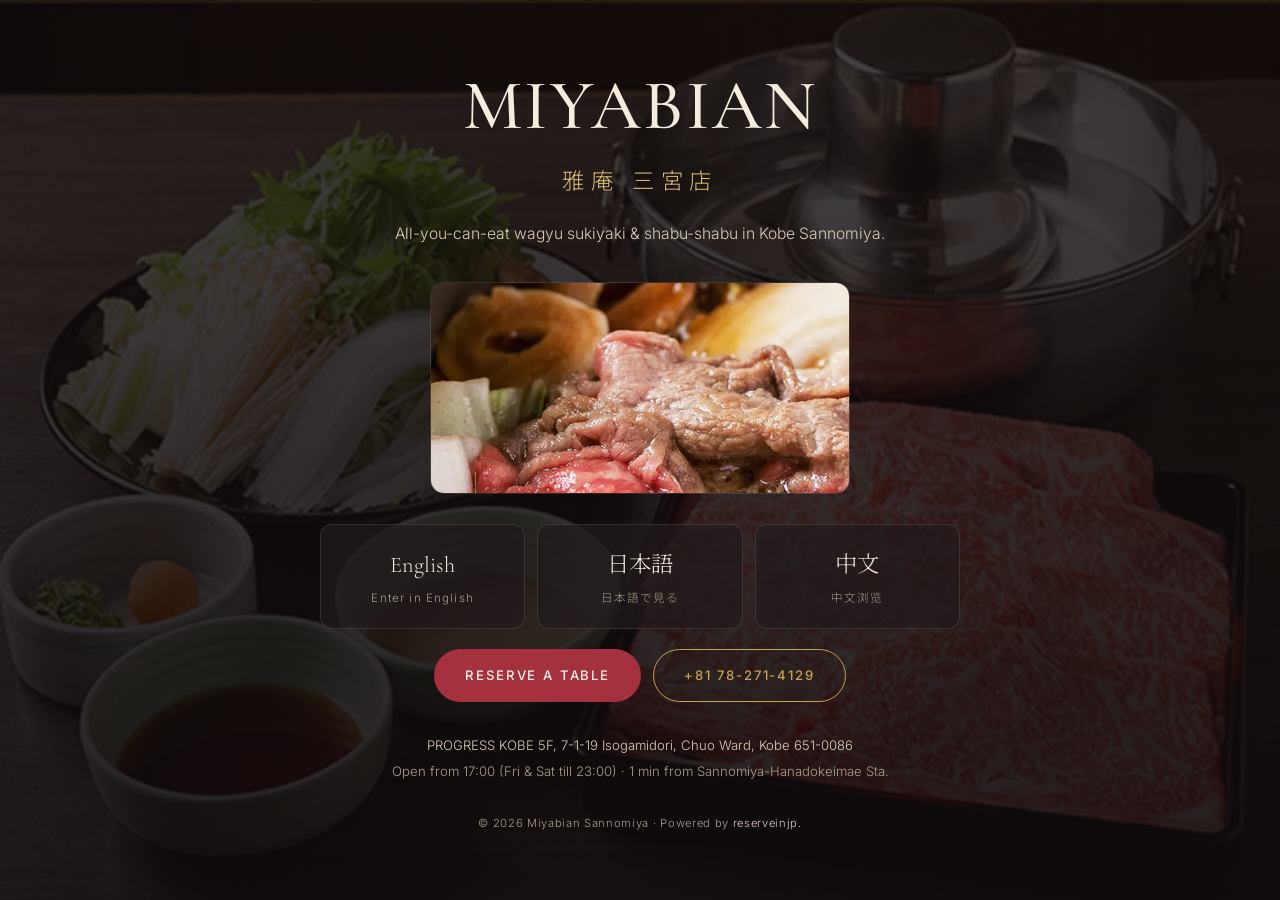
<file: sannomiya/landing.html>
<!DOCTYPE html>
<html lang="en">
<head>
  <meta charset="UTF-8">
  <meta name="viewport" content="width=device-width, initial-scale=1.0">
  <meta name="description" content="Miyabian Sannomiya / 雅庵 三宮店 — all-you-can-eat wagyu sukiyaki and shabu-shabu in Kobe. Choose your language.">
  <title>Miyabian | 雅庵 三宮店 — Wagyu Sukiyaki Shabu Shabu, Kobe</title>
  <link rel="preconnect" href="https://fonts.googleapis.com">
  <link rel="preconnect" href="https://fonts.gstatic.com" crossorigin>
  <link href="https://fonts.googleapis.com/css2?family=Cormorant+Garamond:wght@400;500;600&family=Inter:wght@300;400;500&family=Noto+Sans+JP:wght@300;400;500&family=Noto+Sans+SC:wght@300;400;500&family=Noto+Serif+JP:wght@400;500&display=swap" rel="stylesheet">
  <link rel="stylesheet" href="styles.css">
</head>
<body>
  <main class="lang-landing">
    <div class="lang-landing-bg" style="background-image:url('assets/images/hero.webp')"></div>
    <div class="lang-content">
      <h1 class="lang-brand">MIYABIAN</h1>
      <div class="lang-brand-jp">雅庵 三宮店</div>
      <p class="lang-tag">All-you-can-eat wagyu sukiyaki &amp; shabu-shabu in Kobe Sannomiya.</p>

      <div class="lang-photo"><img src="assets/images/g-sukiyaki.webp" alt="Miyabian sukiyaki"></div>

      <div class="lang-cards">
        <a href="en/index.html" class="lang-card" aria-label="English">
          <div class="lc-name">English</div>
          <div class="lc-desc">Enter in English</div>
        </a>
        <a href="jp/index.html" class="lang-card" aria-label="日本語">
          <div class="lc-name">日本語</div>
          <div class="lc-desc">日本語で見る</div>
        </a>
        <a href="cn/index.html" class="lang-card" aria-label="中文">
          <div class="lc-name">中文</div>
          <div class="lc-desc">中文浏览</div>
        </a>
      </div>

      <div class="lang-buttons">
        <a href="booking.html?lang=en" class="btn btn-primary">Reserve a table</a>
        <a href="tel:+81782714129" class="btn btn-ghost">+81 78-271-4129</a>
      </div>

      <div class="lang-info">
        <a href="https://maps.app.goo.gl/y1pAJ3fhCVbGiYhE7" target="_blank" rel="noopener">PROGRESS KOBE 5F, 7-1-19 Isogamidori, Chuo Ward, Kobe 651-0086</a><br>
        Open from 17:00 (Fri &amp; Sat till 23:00) · 1 min from Sannomiya-Hanadokeimae Sta.
      </div>

      <p class="lang-footer">© 2026 Miyabian Sannomiya · Powered by <a href="https://reserveinjp.com/" target="_blank" rel="noopener">reserveinjp.</a></p>
    </div>
  </main>
</body>
</html>
</file>
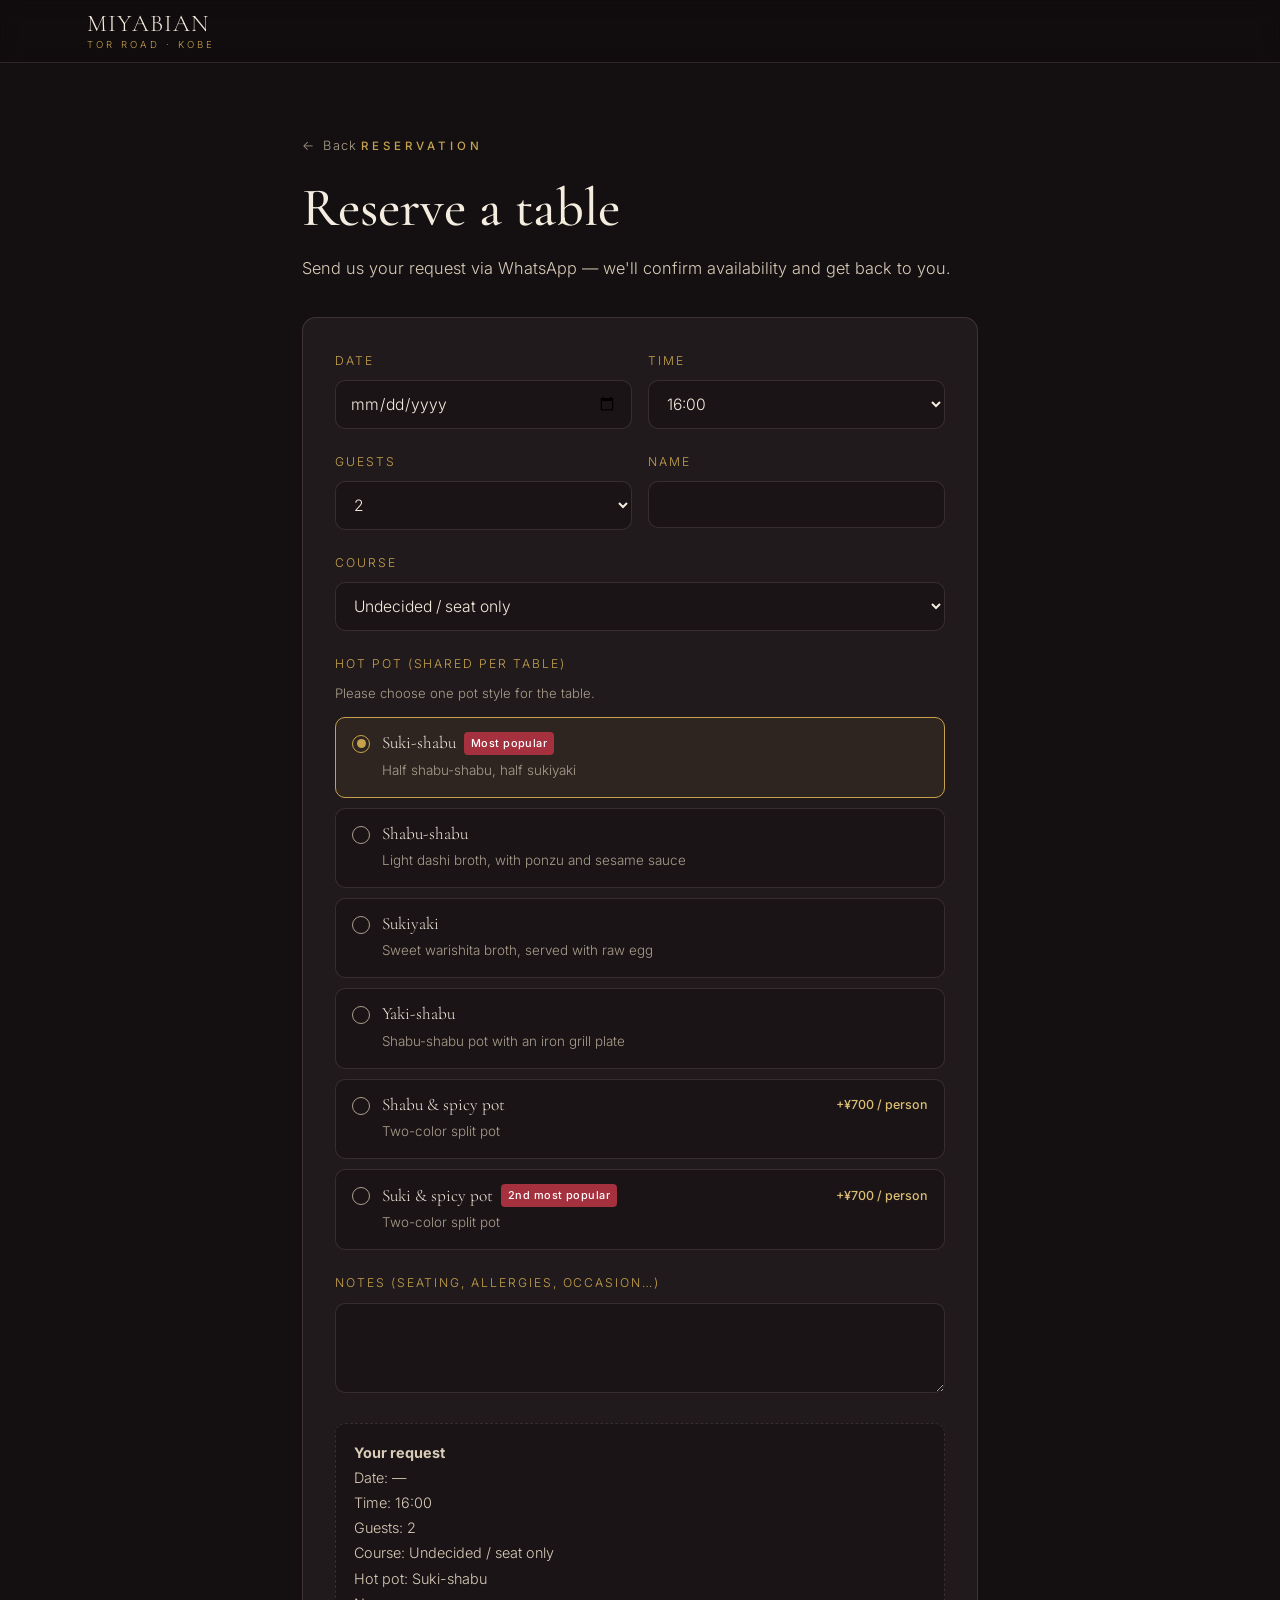
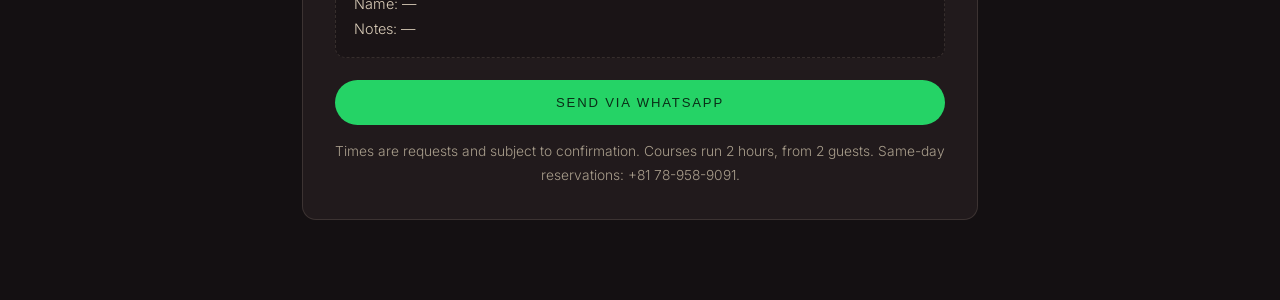
<file: toaroad/booking.html>
<!DOCTYPE html>
<html lang="en">
<head>
  <meta charset="UTF-8">
  <meta name="viewport" content="width=device-width, initial-scale=1.0">
  <meta name="description" content="Reserve a table at Miyabian Tor Road — private room wagyu suki-shabu buffet in Kobe.">
  <title>Reserve · Miyabian Tor Road</title>
  <link rel="preconnect" href="https://fonts.googleapis.com">
  <link rel="preconnect" href="https://fonts.gstatic.com" crossorigin>
  <link href="https://fonts.googleapis.com/css2?family=Cormorant+Garamond:wght@400;500;600&family=Inter:wght@300;400;500&family=Noto+Sans+JP:wght@300;400;500&family=Noto+Sans+SC:wght@300;400;500&family=Noto+Serif+JP:wght@400;500&display=swap" rel="stylesheet">
  <link rel="stylesheet" href="styles.css">
</head>
<body>
  <header class="header scrolled" id="header">
    <nav class="nav">
      <a href="landing.html" class="logo">
        <span class="logo-main">MIYABIAN</span>
        <span class="logo-sub">Tor Road · Kobe</span>
      </a>
    </nav>
  </header>

  <main class="book-main">
    <a class="book-back" id="backLink" href="landing.html">← <span data-i18n="back">Back</span></a>
    <span class="eyebrow" data-i18n="eyebrow">Reservation</span>
    <h1 data-i18n="title">Reserve a table</h1>
    <p class="lead" data-i18n="intro">Send us your request via WhatsApp — we'll confirm availability and get back to you.</p>

    <div class="book-card">
      <div class="field-row">
        <div class="field">
          <label data-i18n="date">Date</label>
          <input type="date" id="f-date">
        </div>
        <div class="field">
          <label data-i18n="time">Time</label>
          <select id="f-time">
            <option>16:00</option><option>16:30</option><option>17:00</option>
            <option>17:30</option><option>18:00</option><option>18:30</option>
            <option>19:00</option><option>19:30</option><option>20:00</option>
            <option>20:30</option><option>21:00</option>
          </select>
        </div>
      </div>
      <div class="field-row">
        <div class="field">
          <label data-i18n="guests">Guests</label>
          <select id="f-guests">
            <option>2</option><option>3</option><option>4</option>
            <option>5</option><option>6</option><option>7</option><option>8</option>
            <option data-i18n="guests8">8+ (please note below)</option>
          </select>
        </div>
        <div class="field">
          <label data-i18n="name">Name</label>
          <input type="text" id="f-name" autocomplete="name">
        </div>
      </div>
      <div class="field">
        <label data-i18n="course">Course</label>
        <select id="f-course"></select>
      </div>
      <div class="field">
        <label id="pot-label" data-i18n="pot">Hot pot (shared per table)</label>
        <span class="field-hint" data-i18n="potHint">Please choose one pot style for the table.</span>
        <div class="pot-list" id="f-pot" role="radiogroup" aria-labelledby="pot-label"></div>
      </div>
      <div class="field">
        <label data-i18n="notes">Notes (seating, allergies, occasion…)</label>
        <textarea id="f-notes"></textarea>
      </div>

      <div class="book-summary" id="summary"></div>

      <button class="btn btn-wa" id="submit" style="width:100%;justify-content:center">
        <span data-i18n="submit">Send via WhatsApp</span>
      </button>
      <p class="menu-note" style="margin-top:14px" data-i18n="foot">Times are requests and subject to confirmation. Courses run 2 hours, from 2 guests. Same-day reservations: +81 78-958-9091.</p>
    </div>
  </main>

  <script>
  (function () {
    var WA = "85290744644";
    var params = new URLSearchParams(location.search);
    var lang = (params.get("lang") || "en").toLowerCase();
    if (["en","jp","cn"].indexOf(lang) === -1) lang = "en";

    var COURSES = {
      en: ["Undecided / seat only",
           "A5 Kuroge Wagyu Suki-Shabu Buffet ¥7,980",
           "Omi Beef Suki-Shabu Buffet ¥11,980",
           "Kobe Beef Suki-Shabu Buffet ¥14,980"],
      jp: ["未定・席のみ",
           "A5黒毛和牛すきしゃぶ食べ放題 ¥7,980",
           "近江牛すきしゃぶ食べ放題 ¥11,980",
           "神戸牛すきしゃぶ食べ放題 ¥14,980"],
      cn: ["未定・仅订座",
           "A5黑毛和牛双拼锅自助 ¥7,980",
           "近江牛双拼锅自助 ¥11,980",
           "神户牛双拼锅自助 ¥14,980"]
    };

    var POTS = {
      en: [
        { id:"sukishabu", name:"Suki-shabu", desc:"Half shabu-shabu, half sukiyaki", badge:"Most popular", extra:"" },
        { id:"shabu", name:"Shabu-shabu", desc:"Light dashi broth, with ponzu and sesame sauce", badge:"", extra:"" },
        { id:"sukiyaki", name:"Sukiyaki", desc:"Sweet warishita broth, served with raw egg", badge:"", extra:"" },
        { id:"yakishabu", name:"Yaki-shabu", desc:"Shabu-shabu pot with an iron grill plate", badge:"", extra:"" },
        { id:"shabu_spicy", name:"Shabu & spicy pot", desc:"Two-color split pot", badge:"", extra:"+¥700 / person" },
        { id:"suki_spicy", name:"Suki & spicy pot", desc:"Two-color split pot", badge:"2nd most popular", extra:"+¥700 / person" }
      ],
      jp: [
        { id:"sukishabu", name:"すきしゃぶ", desc:"半分しゃぶしゃぶ・半分すき焼き", badge:"一番人気", extra:"" },
        { id:"shabu", name:"しゃぶしゃぶ", desc:"あっさり出汁。ポン酢・ごまだれで", badge:"", extra:"" },
        { id:"sukiyaki", name:"すき焼き", desc:"甘い割り下。生卵と一緒に", badge:"", extra:"" },
        { id:"yakishabu", name:"焼しゃぶ", desc:"しゃぶしゃぶ鍋＋鉄板の組み合わせ", badge:"", extra:"" },
        { id:"shabu_spicy", name:"しゃぶ＆辛鍋", desc:"二色鍋", badge:"", extra:"+700円／人" },
        { id:"suki_spicy", name:"すき＆辛鍋", desc:"二色鍋", badge:"第二の人気", extra:"+700円／人" }
      ],
      cn: [
        { id:"sukishabu", name:"寿喜涮（双拼锅）", desc:"一半涮涮锅、一半寿喜烧", badge:"最受欢迎", extra:"" },
        { id:"shabu", name:"日式涮涮锅", desc:"清淡高汤，搭配橙醋与芝麻酱", badge:"", extra:"" },
        { id:"sukiyaki", name:"寿喜烧", desc:"甜口寿喜烧汤底，搭配生鸡蛋", badge:"", extra:"" },
        { id:"yakishabu", name:"烤涮牛肉", desc:"涮锅与铁板组合", badge:"", extra:"" },
        { id:"shabu_spicy", name:"涮涮锅＆香辣火锅", desc:"鸳鸯双色锅", badge:"", extra:"+700日元／人" },
        { id:"suki_spicy", name:"寿喜烧＆香辣火锅", desc:"鸳鸯双色锅", badge:"第二受欢迎", extra:"+700日元／人" }
      ]
    };

    var I18N = {
      en: { back:"Back", eyebrow:"Reservation", title:"Reserve a table",
        intro:"Send us your request via WhatsApp — we'll confirm availability and get back to you.",
        date:"Date", time:"Time", guests:"Guests", guests8:"8+ (please note below)",
        name:"Name", course:"Course",
        pot:"Hot pot (shared per table)", potHint:"Please choose one pot style for the table.",
        notes:"Notes (seating, allergies, occasion…)", submit:"Send via WhatsApp",
        foot:"Times are requests and subject to confirmation. Courses run 2 hours, from 2 guests. Same-day reservations: +81 78-958-9091.",
        sumTitle:"Your request", sDate:"Date", sTime:"Time", sGuests:"Guests", sName:"Name", sCourse:"Course", sPot:"Hot pot", sNotes:"Notes", none:"—",
        msgHead:"Reservation request — Miyabian Tor Road", htmlLang:"en" },
      jp: { back:"戻る", eyebrow:"ご予約", title:"ご予約",
        intro:"WhatsApp で予約リクエストをお送りください。空席を確認のうえご連絡いたします。",
        date:"ご希望日", time:"ご希望時間", guests:"人数", guests8:"8名以上（下記にご記入ください）",
        name:"お名前", course:"コース",
        pot:"鍋（テーブル共通）", potHint:"お一人様につき1種類ではなく、テーブルで1種類をお選びください。",
        notes:"ご要望（席・アレルギー・記念日など）", submit:"WhatsApp で送信",
        foot:"時間はリクエストとなり、確定は別途ご連絡いたします。食べ放題は2時間制・2名様より。当日のご予約はお電話（078-958-9091）にてお願いします。",
        sumTitle:"ご予約内容", sDate:"ご希望日", sTime:"ご希望時間", sGuests:"人数", sName:"お名前", sCourse:"コース", sPot:"鍋", sNotes:"ご要望", none:"—",
        msgHead:"予約リクエスト — 雅庵 トアロード店", htmlLang:"ja" },
      cn: { back:"返回", eyebrow:"预约", title:"预约座位",
        intro:"通过 WhatsApp 发送预约请求，我们将确认空位后尽快回复您。",
        date:"日期", time:"时间", guests:"人数", guests8:"8 人以上（请在下方备注）",
        name:"姓名", course:"套餐",
        pot:"锅底（整桌共用）", potHint:"请整桌选择一种锅底（非每人各选）。",
        notes:"备注（座位、过敏、纪念日等）", submit:"通过 WhatsApp 发送",
        foot:"所填时间为预约请求，最终以本店确认为准。自助放题为2小时制、2位起。当日预约请致电 +81 78-958-9091。",
        sumTitle:"预约内容", sDate:"日期", sTime:"时间", sGuests:"人数", sName:"姓名", sCourse:"套餐", sPot:"锅底", sNotes:"备注", none:"—",
        msgHead:"预约请求 — 雅庵 Tor Road店", htmlLang:"zh-CN" }
    };
    var t = I18N[lang];

    document.documentElement.lang = t.htmlLang;
    document.querySelectorAll("[data-i18n]").forEach(function (el) {
      var k = el.getAttribute("data-i18n");
      if (t[k]) el.textContent = t[k];
    });
    document.getElementById("backLink").setAttribute("href", lang + "/index.html");

    var elCourse = document.getElementById("f-course");
    COURSES[lang].forEach(function (c) {
      var o = document.createElement("option");
      o.textContent = c;
      elCourse.appendChild(o);
    });

    var elPot = document.getElementById("f-pot");
    var selectedPotId = "sukishabu";
    function potLabel(p) {
      return p.name + (p.extra ? " (" + p.extra + ")" : "");
    }
    function renderPots() {
      elPot.innerHTML = "";
      POTS[lang].forEach(function (p) {
        var btn = document.createElement("button");
        btn.type = "button";
        btn.className = "pot-option" + (p.id === selectedPotId ? " is-selected" : "");
        btn.setAttribute("role", "radio");
        btn.setAttribute("aria-checked", p.id === selectedPotId ? "true" : "false");
        btn.dataset.id = p.id;
        var badge = p.badge ? '<span class="pot-badge">' + p.badge + "</span>" : "";
        var extra = p.extra ? '<span class="pot-extra">' + p.extra + "</span>" : "";
        btn.innerHTML =
          '<span class="pot-radio" aria-hidden="true"></span>' +
          '<span class="pot-body">' +
            '<span class="pot-title-row"><span class="pot-name">' + p.name + "</span>" + badge + extra + "</span>" +
            '<span class="pot-desc">' + p.desc + "</span>" +
          "</span>";
        btn.addEventListener("click", function () {
          selectedPotId = p.id;
          renderPots();
          renderSummary();
        });
        elPot.appendChild(btn);
      });
    }
    function getSelectedPot() {
      for (var i = 0; i < POTS[lang].length; i++) {
        if (POTS[lang][i].id === selectedPotId) return POTS[lang][i];
      }
      return POTS[lang][0];
    }
    renderPots();

    var elDate = document.getElementById("f-date"),
        elTime = document.getElementById("f-time"),
        elGuests = document.getElementById("f-guests"),
        elName = document.getElementById("f-name"),
        elNotes = document.getElementById("f-notes"),
        summary = document.getElementById("summary");

    function renderSummary() {
      var pot = getSelectedPot();
      var rows = [
        ["sumTitle", "", true],
        ["sDate", elDate.value || t.none],
        ["sTime", elTime.value || t.none],
        ["sGuests", elGuests.value || t.none],
        ["sCourse", elCourse.value || t.none],
        ["sPot", potLabel(pot)],
        ["sName", elName.value || t.none],
        ["sNotes", elNotes.value || t.none]
      ];
      var html = "";
      rows.forEach(function (r) {
        if (r[2]) { html += "<strong>" + t[r[0]] + "</strong><br>"; }
        else { html += t[r[0]] + ": " + escapeHtml(r[1]) + "<br>"; }
      });
      summary.innerHTML = html;
    }
    function escapeHtml(s){return String(s).replace(/[&<>]/g,function(c){return {"&":"&amp;","<":"&lt;",">":"&gt;"}[c];});}

    [elDate, elTime, elGuests, elCourse, elName, elNotes].forEach(function (el) {
      el.addEventListener("input", renderSummary);
      el.addEventListener("change", renderSummary);
    });
    renderSummary();

    document.getElementById("submit").addEventListener("click", function () {
      var pot = getSelectedPot();
      var lines = [
        t.msgHead,
        t.sDate + ": " + (elDate.value || t.none),
        t.sTime + ": " + (elTime.value || t.none),
        t.sGuests + ": " + (elGuests.value || t.none),
        t.sCourse + ": " + (elCourse.value || t.none),
        t.sPot + ": " + potLabel(pot),
        t.sName + ": " + (elName.value || t.none),
        t.sNotes + ": " + (elNotes.value || t.none)
      ];
      var text = encodeURIComponent(lines.join("\n"));
      window.open("https://api.whatsapp.com/send?phone=" + WA + "&text=" + text, "_blank");
    });
  })();
  </script>
</body>
</html>
</file>
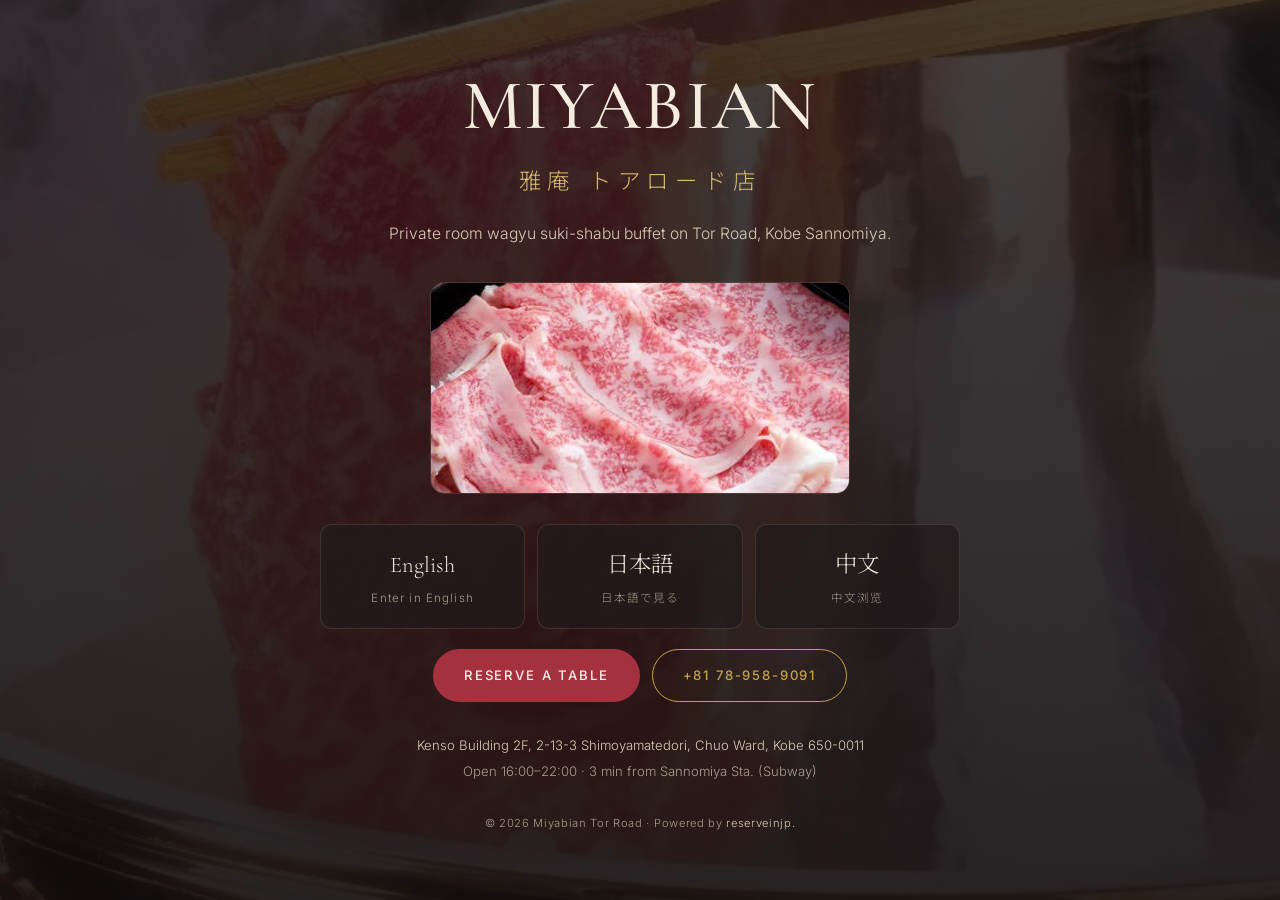
<file: toaroad/landing.html>
<!DOCTYPE html>
<html lang="en">
<head>
  <meta charset="UTF-8">
  <meta name="viewport" content="width=device-width, initial-scale=1.0">
  <meta name="description" content="Miyabian Tor Road / 雅庵 トアロード店 — private room wagyu suki-shabu buffet in Kobe. Choose your language.">
  <title>Miyabian Tor Road | 雅庵 トアロード店 — Wagyu Suki-Shabu Buffet, Kobe</title>
  <link rel="preconnect" href="https://fonts.googleapis.com">
  <link rel="preconnect" href="https://fonts.gstatic.com" crossorigin>
  <link href="https://fonts.googleapis.com/css2?family=Cormorant+Garamond:wght@400;500;600&family=Inter:wght@300;400;500&family=Noto+Sans+JP:wght@300;400;500&family=Noto+Sans+SC:wght@300;400;500&family=Noto+Serif+JP:wght@400;500&display=swap" rel="stylesheet">
  <link rel="stylesheet" href="styles.css">
</head>
<body>
  <main class="lang-landing">
    <div class="lang-landing-bg" style="background-image:url('assets/images/hero.webp')"></div>
    <div class="lang-content">
      <h1 class="lang-brand">MIYABIAN</h1>
      <div class="lang-brand-jp">雅庵 トアロード店</div>
      <p class="lang-tag">Private room wagyu suki-shabu buffet on Tor Road, Kobe Sannomiya.</p>

      <div class="lang-photo"><img src="assets/images/meat.webp" alt="Miyabian marbled wagyu"></div>

      <div class="lang-cards">
        <a href="en/index.html" class="lang-card" aria-label="English">
          <div class="lc-name">English</div>
          <div class="lc-desc">Enter in English</div>
        </a>
        <a href="jp/index.html" class="lang-card" aria-label="日本語">
          <div class="lc-name">日本語</div>
          <div class="lc-desc">日本語で見る</div>
        </a>
        <a href="cn/index.html" class="lang-card" aria-label="中文">
          <div class="lc-name">中文</div>
          <div class="lc-desc">中文浏览</div>
        </a>
      </div>

      <div class="lang-buttons">
        <a href="booking.html?lang=en" class="btn btn-primary">Reserve a table</a>
        <a href="tel:+81789589091" class="btn btn-ghost">+81 78-958-9091</a>
      </div>

      <div class="lang-info">
        <a href="https://maps.app.goo.gl/kdwbG6kFYQ6m7r4N7" target="_blank" rel="noopener">Kenso Building 2F, 2-13-3 Shimoyamatedori, Chuo Ward, Kobe 650-0011</a><br>
        Open 16:00–22:00 · 3 min from Sannomiya Sta. (Subway)
      </div>

      <p class="lang-footer">© 2026 Miyabian Tor Road · Powered by <a href="https://reserveinjp.com/" target="_blank" rel="noopener">reserveinjp.</a></p>
    </div>
  </main>
</body>
</html>
</file>
<file: sannomiya/styles.css>
/* ============ MIYABIAN 雅庵 — Wagyu Sukiyaki Shabu-shabu, Kobe ============ */
:root{
  --bg:#141012;
  --bg-2:#1a1416;
  --panel:#211a1c;
  --line:rgba(226,206,186,.14);
  --cream:#f4ecdf;
  --cream-2:#d9ccb8;
  --muted:#a99e8c;
  --terra:#a5303e;      /* deep crimson */
  --terra-2:#bb424f;
  --gold:#c6a24d;       /* muted gold */
  --gold-2:#dbbd73;
  --radius:14px;
  --maxw:1150px;
  --serif:"Cormorant Garamond","Noto Serif JP",serif;
  --sans:"Inter","Noto Sans JP","Noto Sans SC",system-ui,sans-serif;
}
*{margin:0;padding:0;box-sizing:border-box}
html{scroll-behavior:smooth}
body{
  background:var(--bg);color:var(--cream);
  font-family:var(--sans);font-weight:300;line-height:1.75;
  -webkit-font-smoothing:antialiased;overflow-x:hidden;
}
img{display:block;max-width:100%}
a{color:inherit;text-decoration:none}
h1,h2,h3,h4{font-family:var(--serif);font-weight:500;line-height:1.15;text-wrap:pretty}
section{position:relative}
.wrap{max-width:var(--maxw);margin:0 auto;padding:0 22px}
.eyebrow{
  font-family:var(--sans);font-weight:500;font-size:.72rem;letter-spacing:.34em;
  text-transform:uppercase;color:var(--gold);display:inline-block;
}
.lead{color:var(--cream-2);font-size:1.02rem;text-wrap:pretty}
.muted{color:var(--muted)}

/* ---------- Header ---------- */
.header{
  position:fixed;top:0;left:0;right:0;z-index:50;
  padding:20px 0;transition:.35s;
}
.header.scrolled{background:rgba(17,13,14,.9);backdrop-filter:blur(10px);padding:12px 0;border-bottom:1px solid var(--line)}
.nav{display:flex;align-items:center;justify-content:space-between;max-width:var(--maxw);margin:0 auto;padding:0 22px}
.logo{display:flex;flex-direction:column;line-height:1}
.logo .logo-main{font-family:var(--serif);font-size:1.5rem;letter-spacing:.04em;color:var(--cream)}
.logo .logo-sub{font-size:.6rem;letter-spacing:.32em;text-transform:uppercase;color:var(--gold);margin-top:4px}
.nav-menu{display:flex;align-items:center;gap:30px;list-style:none}
.nav-menu a{font-size:.82rem;letter-spacing:.08em;color:var(--cream-2);transition:.25s}
.nav-menu a:hover{color:var(--gold)}
.nav-cta{border:1px solid var(--gold);color:var(--gold)!important;padding:9px 18px;border-radius:40px;font-size:.78rem!important;letter-spacing:.12em!important}
.nav-cta:hover{background:var(--gold);color:#1a130c!important}
.lang-links{display:flex;gap:10px;align-items:center;font-size:.72rem;letter-spacing:.12em}
.lang-links a{color:var(--muted)}
.lang-links a.active,.lang-links a:hover{color:var(--cream)}
.lang-links span{color:var(--line)}
.nav-toggle{display:none;flex-direction:column;gap:5px;background:none;border:0;cursor:pointer}
.nav-toggle span{width:24px;height:2px;background:var(--cream);transition:.3s}
.nav-toggle.active span:nth-child(1){transform:translateY(7px) rotate(45deg)}
.nav-toggle.active span:nth-child(2){opacity:0}
.nav-toggle.active span:nth-child(3){transform:translateY(-7px) rotate(-45deg)}

/* ---------- Hero (single static image) ---------- */
.hero{position:relative;min-height:100svh;display:flex;align-items:center;overflow:hidden}
.hero-bg{position:absolute;inset:0;background-size:cover;background-position:center;transform:scale(1.03)}
.hero::after{content:"";position:absolute;inset:0;
  background:linear-gradient(180deg,rgba(16,11,12,.74) 0%,rgba(16,11,12,.52) 42%,rgba(16,11,12,.88) 100%)}
.hero-inner{position:relative;z-index:2;max-width:var(--maxw);margin:0 auto;padding:120px 22px 90px;width:100%}
.hero-inner .eyebrow{margin-bottom:22px}
.hero h1{font-size:clamp(3rem,9vw,6rem);letter-spacing:.02em;color:var(--cream)}
.hero .jp-name{display:block;font-size:clamp(1.1rem,3.4vw,1.7rem);letter-spacing:.28em;color:var(--gold-2);
  font-family:var(--sans);font-weight:400;margin-top:18px}
.hero .hero-tag{margin-top:26px;max-width:560px;font-size:1.05rem;color:var(--cream-2);text-wrap:pretty}
.hero-actions{margin-top:38px;display:flex;flex-wrap:wrap;gap:14px}
.hero .hero-meta{margin-top:40px;display:flex;flex-wrap:wrap;gap:12px 30px;font-size:.82rem;letter-spacing:.08em;color:var(--cream-2)}
.hero .hero-meta span{display:inline-flex;align-items:center;gap:8px}
.hero .hero-meta i{color:var(--gold)}

.hero-inner{text-align:center}
.hero .hero-tag{margin-left:auto;margin-right:auto}
.hero-actions{justify-content:center}
.hero .hero-meta{justify-content:center}

/* ---------- Buttons ---------- */
.btn{display:inline-flex;align-items:center;gap:10px;padding:14px 30px;border-radius:44px;
  font-size:.82rem;letter-spacing:.14em;text-transform:uppercase;font-weight:500;transition:.28s;cursor:pointer;border:1px solid transparent}
.btn-primary{background:var(--terra);color:#fdf0ec}
.btn-primary:hover{background:var(--terra-2);transform:translateY(-2px)}
.btn-ghost{border-color:var(--gold);color:var(--gold)}
.btn-ghost:hover{background:var(--gold);color:#1a130c}
.btn-wa{background:#25d366;color:#0a2e17}
.btn-wa:hover{background:#20bd5a;transform:translateY(-2px)}

/* ---------- Section shell ---------- */
.section{padding:100px 0}
.section-head{max-width:640px;margin-bottom:54px}
.section-head .eyebrow{margin-bottom:16px}
.section-head h2{font-size:clamp(2rem,5vw,3.2rem);color:var(--cream)}
.section-head p{margin-top:18px}
.bg-2{background:var(--bg-2)}

/* ---------- Concept ---------- */
.concept-grid{display:grid;grid-template-columns:1.05fr .95fr;gap:60px;align-items:center}
.concept-copy p{margin-bottom:18px;color:var(--cream-2)}
.concept-copy .sig{font-family:var(--serif);font-size:1.5rem;color:var(--gold-2);margin-top:8px}
.concept-media{position:relative}
.concept-media img{width:100%;height:100%;object-fit:cover;border-radius:var(--radius);min-height:420px}
.concept-media .frame{position:absolute;inset:14px;border:1px solid var(--gold);border-radius:var(--radius);pointer-events:none;opacity:.5}

/* ---------- Course cards ---------- */
.course-cards{display:grid;grid-template-columns:repeat(3,1fr);gap:18px}
.course-card{background:var(--panel);border:1px solid var(--line);border-radius:var(--radius);
  padding:30px 26px;display:flex;flex-direction:column;transition:.28s}
.course-card:hover{transform:translateY(-4px);border-color:rgba(198,162,77,.5)}
.course-card.featured{border-color:rgba(198,162,77,.55);background:linear-gradient(160deg,rgba(198,162,77,.08),var(--panel) 55%)}
.course-card .cc-rank{font-size:.66rem;letter-spacing:.3em;text-transform:uppercase;color:var(--gold);margin-bottom:14px}
.course-card h3{font-size:1.32rem;color:var(--cream);line-height:1.4}
.course-card .cc-sub{font-size:.76rem;color:var(--muted);margin-top:6px;letter-spacing:.05em}
.course-card p{font-size:.88rem;color:var(--cream-2);margin-top:14px;flex:1;text-wrap:pretty}
.course-card .cc-price{margin-top:20px;font-family:var(--serif);font-size:1.95rem;color:var(--gold-2);line-height:1}
.course-card .cc-price small{font-size:.74rem;color:var(--muted);font-family:var(--sans);margin-left:8px;letter-spacing:.06em}
.course-notes{max-width:820px;margin:36px auto 0;font-size:.85rem;color:var(--muted);text-align:center}
.course-notes p{margin-top:6px;text-wrap:pretty}
.course-photo{margin-top:44px;border-radius:var(--radius);overflow:hidden;border:1px solid var(--line);max-height:360px}
.course-photo img{width:100%;height:100%;object-fit:cover;max-height:360px}

/* ---------- Gallery ---------- */
.gallery{display:grid;grid-template-columns:repeat(4,1fr);gap:12px}
.gallery a{display:block;overflow:hidden;border-radius:10px;aspect-ratio:1/1}
.gallery img{width:100%;height:100%;object-fit:cover;transition:.5s}
.gallery a:hover img{transform:scale(1.07)}
.gallery a.tall{grid-row:span 2;aspect-ratio:auto}

/* ---------- Access ---------- */
.visit-grid{display:grid;grid-template-columns:1fr 1fr;gap:44px;align-items:start}
.visit-info h2{font-size:clamp(2rem,5vw,3rem);margin-bottom:26px}
.visit-item{padding:16px 0;border-bottom:1px solid var(--line)}
.visit-item h4{font-family:var(--sans);font-weight:500;font-size:.72rem;letter-spacing:.24em;text-transform:uppercase;color:var(--gold);margin-bottom:8px}
.visit-item p{color:var(--cream-2);font-size:.98rem}
.visit-item a{color:var(--cream-2);border-bottom:1px solid var(--line)}
.visit-item a:hover{color:var(--gold)}
.visit-actions{margin-top:26px;display:flex;flex-wrap:wrap;gap:12px}
.visit-map{position:relative;height:100%;min-height:440px;border-radius:var(--radius);overflow:hidden;border:1px solid var(--line)}
.visit-map iframe{width:100%;height:100%;border:0}

/* ---------- Footer ---------- */
.footer{padding:20px 0 40px;border-top:1px solid var(--line);background:var(--bg-2)}
.footer-in{display:flex;flex-direction:column;align-items:center;text-align:center;gap:76px}
.footer .f-name{font-family:var(--serif);font-size:1.92rem;color:var(--cream)}
.footer .f-name small{display:block;font-family:var(--sans);font-size:.62rem;letter-spacing:.3em;text-transform:uppercase;color:var(--gold);margin-top:4px}
.footer-links{display:flex;flex-wrap:wrap;justify-content:center;gap:22px;font-size:.82rem;color:var(--muted)}
.footer-links a:hover{color:var(--gold)}
.footer-copy{margin-top:34px;font-size:.74rem;color:var(--muted);letter-spacing:.02em;text-align:center;line-height:1.9;text-wrap:balance}
.footer-copy a{color:var(--cream-2)}

/* ---------- Reveal ---------- */
.reveal{opacity:0;transform:translateY(24px);transition:.8s cubic-bezier(.2,.7,.2,1)}
.reveal.in{opacity:1;transform:none}

/* ---------- Booking page ---------- */
.book-main{max-width:720px;margin:0 auto;padding:130px 22px 80px}
.book-main .eyebrow{margin-bottom:16px}
.book-main h1{font-size:clamp(2.2rem,6vw,3.4rem);margin-bottom:14px}
.book-card{background:var(--panel);border:1px solid var(--line);border-radius:var(--radius);padding:32px;margin-top:34px}
.field{margin-bottom:22px}
.field label{display:block;font-size:.76rem;letter-spacing:.16em;text-transform:uppercase;color:var(--gold);margin-bottom:9px}
.field input,.field select,.field textarea{
  width:100%;background:var(--bg-2);border:1px solid var(--line);border-radius:10px;
  color:var(--cream);font-family:var(--sans);font-size:.98rem;padding:13px 14px;font-weight:300}
.field textarea{min-height:90px;resize:vertical}
.field input:focus,.field select:focus,.field textarea:focus{outline:none;border-color:var(--gold)}
.field-row{display:grid;grid-template-columns:1fr 1fr;gap:16px}
.field-hint{display:block;font-size:.82rem;color:var(--muted);letter-spacing:0;text-transform:none;margin:-2px 0 12px;font-weight:300}
.pot-list{display:flex;flex-direction:column;gap:10px}
.pot-option{
  display:flex;align-items:flex-start;gap:12px;width:100%;text-align:left;
  background:var(--bg-2);border:1px solid var(--line);border-radius:10px;
  padding:14px 16px;cursor:pointer;color:inherit;font:inherit;transition:.2s;
}
.pot-option:hover{border-color:rgba(198,162,77,.45)}
.pot-option.is-selected{border-color:var(--gold);background:rgba(198,162,77,.08)}
.pot-radio{
  flex:0 0 auto;width:18px;height:18px;margin-top:3px;border-radius:50%;
  border:1.5px solid var(--muted);display:grid;place-items:center;
}
.pot-option.is-selected .pot-radio{border-color:var(--gold)}
.pot-option.is-selected .pot-radio::after{
  content:"";width:9px;height:9px;border-radius:50%;background:var(--gold);
}
.pot-body{flex:1;min-width:0}
.pot-title-row{display:flex;flex-wrap:wrap;align-items:center;gap:8px}
.pot-name{font-family:var(--serif);font-size:1.08rem;color:var(--cream);line-height:1.3}
.pot-badge{
  font-size:.68rem;letter-spacing:.04em;font-weight:500;
  color:#fff;background:var(--terra);border-radius:4px;padding:2px 7px;
}
.pot-extra{font-size:.78rem;color:var(--gold-2);font-weight:500;margin-left:auto}
.pot-desc{margin-top:4px;font-size:.84rem;color:var(--muted);line-height:1.45}
.book-summary{background:var(--bg-2);border:1px dashed var(--line);border-radius:10px;padding:16px 18px;margin:6px 0 22px;font-size:.9rem;color:var(--cream-2)}
.book-back{display:inline-flex;align-items:center;gap:8px;font-size:.8rem;letter-spacing:.1em;color:var(--muted);margin-bottom:20px}
.book-back:hover{color:var(--gold)}
.menu-note{max-width:820px;margin:30px auto 0;text-align:center;font-size:.86rem;color:var(--muted)}

/* ---------- Landing (language picker) ---------- */
.lang-landing{min-height:100svh;display:flex;align-items:center;justify-content:center;position:relative;padding:50px 20px}
.lang-landing-bg{position:absolute;inset:0;background-size:cover;background-position:center}
.lang-landing::after{content:"";position:absolute;inset:0;background:linear-gradient(180deg,rgba(16,11,12,.78),rgba(16,11,12,.9))}
.lang-content{position:relative;z-index:2;width:100%;max-width:640px;text-align:center}
.lang-brand{font-size:clamp(2.6rem,10vw,4.4rem);color:var(--cream);letter-spacing:.03em}
.lang-brand-jp{font-size:clamp(1rem,4vw,1.4rem);letter-spacing:.3em;color:var(--gold-2);margin-top:14px}
.lang-tag{margin-top:20px;color:var(--cream-2);font-size:.98rem}
.lang-photo{margin:34px auto 0;width:100%;max-width:420px;border-radius:var(--radius);overflow:hidden;border:1px solid var(--line)}
.lang-photo img{width:100%;height:210px;object-fit:cover}
.lang-cards{margin-top:30px;display:grid;grid-template-columns:repeat(3,1fr);gap:12px}
.lang-card{background:rgba(33,26,28,.7);border:1px solid var(--line);border-radius:12px;padding:20px 12px;transition:.28s}
.lang-card:hover{border-color:var(--gold);transform:translateY(-3px)}
.lang-card .lc-name{font-family:var(--serif);font-size:1.4rem;color:var(--cream)}
.lang-card .lc-desc{font-size:.72rem;letter-spacing:.1em;color:var(--muted);margin-top:4px}
.lang-buttons{margin-top:20px;display:flex;flex-wrap:wrap;gap:12px;justify-content:center}
.lang-info{margin-top:30px;font-size:.82rem;color:var(--muted);line-height:2}
.lang-info a{color:var(--cream-2)}
.lang-footer{margin-top:30px;font-size:.7rem;color:var(--muted);letter-spacing:.06em}
.lang-footer a{color:var(--cream-2)}

/* ---------- Responsive ---------- */
@media(max-width:900px){
  .concept-grid,.visit-grid{grid-template-columns:1fr;gap:34px}
  .gallery{grid-template-columns:repeat(3,1fr)}
  .course-cards{grid-template-columns:1fr}
  .nav-menu{position:fixed;top:0;left:0;right:0;width:100%;max-width:none;height:auto;
    flex-direction:column;align-items:stretch;gap:2px;
    background:rgba(20,16,18,.97);backdrop-filter:blur(8px);border-bottom:1px solid var(--line);
    padding:80px 26px 26px;transform:translateY(-110%);transition:.4s;z-index:49}
  .nav-menu.open{transform:translateY(0)}
  .nav-menu li:not(.lang-links) a{display:block;padding:11px 0;font-size:.95rem}
  .nav-menu .nav-cta{display:inline-block;align-self:flex-start;margin-top:10px;padding:10px 26px!important;border-radius:40px}
  .lang-links{display:flex;margin-top:14px;padding-top:18px;border-top:1px solid var(--line)}
  .nav-toggle{display:flex}
}
@media(max-width:600px){
  .section{padding:72px 0}
  .hero-inner{padding:120px 22px 70px}
  .gallery{grid-template-columns:repeat(2,1fr)}
  .field-row{grid-template-columns:1fr}
  .lang-cards{grid-template-columns:1fr}
  h1 br,h2 br,h3 br{display:none}
}
</file>
<file: toaroad/styles.css>
/* ============ MIYABIAN 雅庵 — Wagyu Sukiyaki Shabu-shabu, Kobe ============ */
:root{
  --bg:#141012;
  --bg-2:#1a1416;
  --panel:#211a1c;
  --line:rgba(226,206,186,.14);
  --cream:#f4ecdf;
  --cream-2:#d9ccb8;
  --muted:#a99e8c;
  --terra:#a5303e;      /* deep crimson */
  --terra-2:#bb424f;
  --gold:#c6a24d;       /* muted gold */
  --gold-2:#dbbd73;
  --radius:14px;
  --maxw:1150px;
  --serif:"Cormorant Garamond","Noto Serif JP",serif;
  --sans:"Inter","Noto Sans JP","Noto Sans SC",system-ui,sans-serif;
}
*{margin:0;padding:0;box-sizing:border-box}
html{scroll-behavior:smooth}
body{
  background:var(--bg);color:var(--cream);
  font-family:var(--sans);font-weight:300;line-height:1.75;
  -webkit-font-smoothing:antialiased;overflow-x:hidden;
}
img{display:block;max-width:100%}
a{color:inherit;text-decoration:none}
h1,h2,h3,h4{font-family:var(--serif);font-weight:500;line-height:1.15;text-wrap:pretty}
section{position:relative}
.wrap{max-width:var(--maxw);margin:0 auto;padding:0 22px}
.eyebrow{
  font-family:var(--sans);font-weight:500;font-size:.72rem;letter-spacing:.34em;
  text-transform:uppercase;color:var(--gold);display:inline-block;
}
.lead{color:var(--cream-2);font-size:1.02rem;text-wrap:pretty}
.muted{color:var(--muted)}

/* ---------- Header ---------- */
.header{
  position:fixed;top:0;left:0;right:0;z-index:50;
  padding:20px 0;transition:.35s;
}
.header.scrolled{background:rgba(17,13,14,.9);backdrop-filter:blur(10px);padding:12px 0;border-bottom:1px solid var(--line)}
.nav{display:flex;align-items:center;justify-content:space-between;max-width:var(--maxw);margin:0 auto;padding:0 22px}
.logo{display:flex;flex-direction:column;line-height:1}
.logo .logo-main{font-family:var(--serif);font-size:1.5rem;letter-spacing:.04em;color:var(--cream)}
.logo .logo-sub{font-size:.6rem;letter-spacing:.32em;text-transform:uppercase;color:var(--gold);margin-top:4px}
.nav-menu{display:flex;align-items:center;gap:30px;list-style:none}
.nav-menu a{font-size:.82rem;letter-spacing:.08em;color:var(--cream-2);transition:.25s}
.nav-menu a:hover{color:var(--gold)}
.nav-cta{border:1px solid var(--gold);color:var(--gold)!important;padding:9px 18px;border-radius:40px;font-size:.78rem!important;letter-spacing:.12em!important}
.nav-cta:hover{background:var(--gold);color:#1a130c!important}
.lang-links{display:flex;gap:10px;align-items:center;font-size:.72rem;letter-spacing:.12em}
.lang-links a{color:var(--muted)}
.lang-links a.active,.lang-links a:hover{color:var(--cream)}
.lang-links span{color:var(--line)}
.nav-toggle{display:none;flex-direction:column;gap:5px;background:none;border:0;cursor:pointer}
.nav-toggle span{width:24px;height:2px;background:var(--cream);transition:.3s}
.nav-toggle.active span:nth-child(1){transform:translateY(7px) rotate(45deg)}
.nav-toggle.active span:nth-child(2){opacity:0}
.nav-toggle.active span:nth-child(3){transform:translateY(-7px) rotate(-45deg)}

/* ---------- Hero (single static image) ---------- */
.hero{position:relative;min-height:100svh;display:flex;align-items:center;overflow:hidden}
.hero-bg{position:absolute;inset:0;background-size:cover;background-position:center;transform:scale(1.03)}
.hero::after{content:"";position:absolute;inset:0;
  background:linear-gradient(180deg,rgba(16,11,12,.74) 0%,rgba(16,11,12,.52) 42%,rgba(16,11,12,.88) 100%)}
.hero-inner{position:relative;z-index:2;max-width:var(--maxw);margin:0 auto;padding:120px 22px 90px;width:100%}
.hero-inner .eyebrow{margin-bottom:22px}
.hero h1{font-size:clamp(3rem,9vw,6rem);letter-spacing:.02em;color:var(--cream)}
.hero .jp-name{display:block;font-size:clamp(1.1rem,3.4vw,1.7rem);letter-spacing:.28em;color:var(--gold-2);
  font-family:var(--sans);font-weight:400;margin-top:18px}
.hero .hero-tag{margin-top:26px;max-width:560px;font-size:1.05rem;color:var(--cream-2);text-wrap:pretty}
.hero-actions{margin-top:38px;display:flex;flex-wrap:wrap;gap:14px}
.hero .hero-meta{margin-top:40px;display:flex;flex-wrap:wrap;gap:12px 30px;font-size:.82rem;letter-spacing:.08em;color:var(--cream-2)}
.hero .hero-meta span{display:inline-flex;align-items:center;gap:8px}
.hero .hero-meta i{color:var(--gold)}

.hero-inner{text-align:center}
.hero .hero-tag{margin-left:auto;margin-right:auto}
.hero-actions{justify-content:center}
.hero .hero-meta{justify-content:center}

/* ---------- Buttons ---------- */
.btn{display:inline-flex;align-items:center;gap:10px;padding:14px 30px;border-radius:44px;
  font-size:.82rem;letter-spacing:.14em;text-transform:uppercase;font-weight:500;transition:.28s;cursor:pointer;border:1px solid transparent}
.btn-primary{background:var(--terra);color:#fdf0ec}
.btn-primary:hover{background:var(--terra-2);transform:translateY(-2px)}
.btn-ghost{border-color:var(--gold);color:var(--gold)}
.btn-ghost:hover{background:var(--gold);color:#1a130c}
.btn-wa{background:#25d366;color:#0a2e17}
.btn-wa:hover{background:#20bd5a;transform:translateY(-2px)}

/* ---------- Section shell ---------- */
.section{padding:100px 0}
.section-head{max-width:640px;margin-bottom:54px}
.section-head .eyebrow{margin-bottom:16px}
.section-head h2{font-size:clamp(2rem,5vw,3.2rem);color:var(--cream)}
.section-head p{margin-top:18px}
.bg-2{background:var(--bg-2)}

/* ---------- Concept ---------- */
.concept-grid{display:grid;grid-template-columns:1.05fr .95fr;gap:60px;align-items:center}
.concept-copy p{margin-bottom:18px;color:var(--cream-2)}
.concept-copy .sig{font-family:var(--serif);font-size:1.5rem;color:var(--gold-2);margin-top:8px}
.concept-media{position:relative}
.concept-media img{width:100%;height:100%;object-fit:cover;border-radius:var(--radius);min-height:420px}
.concept-media .frame{position:absolute;inset:14px;border:1px solid var(--gold);border-radius:var(--radius);pointer-events:none;opacity:.5}

/* ---------- Course cards ---------- */
.course-cards{display:grid;grid-template-columns:repeat(3,1fr);gap:18px}
.course-card{background:var(--panel);border:1px solid var(--line);border-radius:var(--radius);
  padding:30px 26px;display:flex;flex-direction:column;transition:.28s}
.course-card:hover{transform:translateY(-4px);border-color:rgba(198,162,77,.5)}
.course-card.featured{border-color:rgba(198,162,77,.55);background:linear-gradient(160deg,rgba(198,162,77,.08),var(--panel) 55%)}
.course-card .cc-rank{font-size:.66rem;letter-spacing:.3em;text-transform:uppercase;color:var(--gold);margin-bottom:14px}
.course-card h3{font-size:1.32rem;color:var(--cream);line-height:1.4}
.course-card .cc-sub{font-size:.76rem;color:var(--muted);margin-top:6px;letter-spacing:.05em}
.course-card p{font-size:.88rem;color:var(--cream-2);margin-top:14px;flex:1;text-wrap:pretty}
.course-card .cc-price{margin-top:20px;font-family:var(--serif);font-size:1.95rem;color:var(--gold-2);line-height:1}
.course-card .cc-price small{font-size:.74rem;color:var(--muted);font-family:var(--sans);margin-left:8px;letter-spacing:.06em}
.course-notes{max-width:820px;margin:36px auto 0;font-size:.85rem;color:var(--muted);text-align:center}
.course-notes p{margin-top:6px;text-wrap:pretty}
.course-photo{margin-top:44px;border-radius:var(--radius);overflow:hidden;border:1px solid var(--line);max-height:360px}
.course-photo img{width:100%;height:100%;object-fit:cover;max-height:360px}

/* ---------- Gallery ---------- */
.gallery{display:grid;grid-template-columns:repeat(4,1fr);gap:12px}
.gallery a{display:block;overflow:hidden;border-radius:10px;aspect-ratio:1/1}
.gallery img{width:100%;height:100%;object-fit:cover;transition:.5s}
.gallery a:hover img{transform:scale(1.07)}
.gallery a.tall{grid-row:span 2;aspect-ratio:auto}

/* ---------- Access ---------- */
.visit-grid{display:grid;grid-template-columns:1fr 1fr;gap:44px;align-items:start}
.visit-info h2{font-size:clamp(2rem,5vw,3rem);margin-bottom:26px}
.visit-item{padding:16px 0;border-bottom:1px solid var(--line)}
.visit-item h4{font-family:var(--sans);font-weight:500;font-size:.72rem;letter-spacing:.24em;text-transform:uppercase;color:var(--gold);margin-bottom:8px}
.visit-item p{color:var(--cream-2);font-size:.98rem}
.visit-item a{color:var(--cream-2);border-bottom:1px solid var(--line)}
.visit-item a:hover{color:var(--gold)}
.visit-actions{margin-top:26px;display:flex;flex-wrap:wrap;gap:12px}
.visit-map{position:relative;height:100%;min-height:440px;border-radius:var(--radius);overflow:hidden;border:1px solid var(--line)}
.visit-map iframe{width:100%;height:100%;border:0}

/* ---------- Footer ---------- */
.footer{padding:20px 0 40px;border-top:1px solid var(--line);background:var(--bg-2)}
.footer-in{display:flex;flex-direction:column;align-items:center;text-align:center;gap:76px}
.footer .f-name{font-family:var(--serif);font-size:1.92rem;color:var(--cream)}
.footer .f-name small{display:block;font-family:var(--sans);font-size:.62rem;letter-spacing:.3em;text-transform:uppercase;color:var(--gold);margin-top:4px}
.footer-links{display:flex;flex-wrap:wrap;justify-content:center;gap:22px;font-size:.82rem;color:var(--muted)}
.footer-links a:hover{color:var(--gold)}
.footer-copy{margin-top:34px;font-size:.74rem;color:var(--muted);letter-spacing:.02em;text-align:center;line-height:1.9;text-wrap:balance}
.footer-copy a{color:var(--cream-2)}

/* ---------- Reveal ---------- */
.reveal{opacity:0;transform:translateY(24px);transition:.8s cubic-bezier(.2,.7,.2,1)}
.reveal.in{opacity:1;transform:none}

/* ---------- Booking page ---------- */
.book-main{max-width:720px;margin:0 auto;padding:130px 22px 80px}
.book-main .eyebrow{margin-bottom:16px}
.book-main h1{font-size:clamp(2.2rem,6vw,3.4rem);margin-bottom:14px}
.book-card{background:var(--panel);border:1px solid var(--line);border-radius:var(--radius);padding:32px;margin-top:34px}
.field{margin-bottom:22px}
.field label{display:block;font-size:.76rem;letter-spacing:.16em;text-transform:uppercase;color:var(--gold);margin-bottom:9px}
.field input,.field select,.field textarea{
  width:100%;background:var(--bg-2);border:1px solid var(--line);border-radius:10px;
  color:var(--cream);font-family:var(--sans);font-size:.98rem;padding:13px 14px;font-weight:300}
.field textarea{min-height:90px;resize:vertical}
.field input:focus,.field select:focus,.field textarea:focus{outline:none;border-color:var(--gold)}
.field-row{display:grid;grid-template-columns:1fr 1fr;gap:16px}
.field-hint{display:block;font-size:.82rem;color:var(--muted);letter-spacing:0;text-transform:none;margin:-2px 0 12px;font-weight:300}
.pot-list{display:flex;flex-direction:column;gap:10px}
.pot-option{
  display:flex;align-items:flex-start;gap:12px;width:100%;text-align:left;
  background:var(--bg-2);border:1px solid var(--line);border-radius:10px;
  padding:14px 16px;cursor:pointer;color:inherit;font:inherit;transition:.2s;
}
.pot-option:hover{border-color:rgba(198,162,77,.45)}
.pot-option.is-selected{border-color:var(--gold);background:rgba(198,162,77,.08)}
.pot-radio{
  flex:0 0 auto;width:18px;height:18px;margin-top:3px;border-radius:50%;
  border:1.5px solid var(--muted);display:grid;place-items:center;
}
.pot-option.is-selected .pot-radio{border-color:var(--gold)}
.pot-option.is-selected .pot-radio::after{
  content:"";width:9px;height:9px;border-radius:50%;background:var(--gold);
}
.pot-body{flex:1;min-width:0}
.pot-title-row{display:flex;flex-wrap:wrap;align-items:center;gap:8px}
.pot-name{font-family:var(--serif);font-size:1.08rem;color:var(--cream);line-height:1.3}
.pot-badge{
  font-size:.68rem;letter-spacing:.04em;font-weight:500;
  color:#fff;background:var(--terra);border-radius:4px;padding:2px 7px;
}
.pot-extra{font-size:.78rem;color:var(--gold-2);font-weight:500;margin-left:auto}
.pot-desc{margin-top:4px;font-size:.84rem;color:var(--muted);line-height:1.45}
.book-summary{background:var(--bg-2);border:1px dashed var(--line);border-radius:10px;padding:16px 18px;margin:6px 0 22px;font-size:.9rem;color:var(--cream-2)}
.book-back{display:inline-flex;align-items:center;gap:8px;font-size:.8rem;letter-spacing:.1em;color:var(--muted);margin-bottom:20px}
.book-back:hover{color:var(--gold)}
.menu-note{max-width:820px;margin:30px auto 0;text-align:center;font-size:.86rem;color:var(--muted)}

/* ---------- Landing (language picker) ---------- */
.lang-landing{min-height:100svh;display:flex;align-items:center;justify-content:center;position:relative;padding:50px 20px}
.lang-landing-bg{position:absolute;inset:0;background-size:cover;background-position:center}
.lang-landing::after{content:"";position:absolute;inset:0;background:linear-gradient(180deg,rgba(16,11,12,.78),rgba(16,11,12,.9))}
.lang-content{position:relative;z-index:2;width:100%;max-width:640px;text-align:center}
.lang-brand{font-size:clamp(2.6rem,10vw,4.4rem);color:var(--cream);letter-spacing:.03em}
.lang-brand-jp{font-size:clamp(1rem,4vw,1.4rem);letter-spacing:.3em;color:var(--gold-2);margin-top:14px}
.lang-tag{margin-top:20px;color:var(--cream-2);font-size:.98rem}
.lang-photo{margin:34px auto 0;width:100%;max-width:420px;border-radius:var(--radius);overflow:hidden;border:1px solid var(--line)}
.lang-photo img{width:100%;height:210px;object-fit:cover}
.lang-cards{margin-top:30px;display:grid;grid-template-columns:repeat(3,1fr);gap:12px}
.lang-card{background:rgba(33,26,28,.7);border:1px solid var(--line);border-radius:12px;padding:20px 12px;transition:.28s}
.lang-card:hover{border-color:var(--gold);transform:translateY(-3px)}
.lang-card .lc-name{font-family:var(--serif);font-size:1.4rem;color:var(--cream)}
.lang-card .lc-desc{font-size:.72rem;letter-spacing:.1em;color:var(--muted);margin-top:4px}
.lang-buttons{margin-top:20px;display:flex;flex-wrap:wrap;gap:12px;justify-content:center}
.lang-info{margin-top:30px;font-size:.82rem;color:var(--muted);line-height:2}
.lang-info a{color:var(--cream-2)}
.lang-footer{margin-top:30px;font-size:.7rem;color:var(--muted);letter-spacing:.06em}
.lang-footer a{color:var(--cream-2)}

/* ---------- Responsive ---------- */
@media(max-width:900px){
  .concept-grid,.visit-grid{grid-template-columns:1fr;gap:34px}
  .gallery{grid-template-columns:repeat(3,1fr)}
  .course-cards{grid-template-columns:1fr}
  .nav-menu{position:fixed;top:0;left:0;right:0;width:100%;max-width:none;height:auto;
    flex-direction:column;align-items:stretch;gap:2px;
    background:rgba(20,16,18,.97);backdrop-filter:blur(8px);border-bottom:1px solid var(--line);
    padding:80px 26px 26px;transform:translateY(-110%);transition:.4s;z-index:49}
  .nav-menu.open{transform:translateY(0)}
  .nav-menu li:not(.lang-links) a{display:block;padding:11px 0;font-size:.95rem}
  .nav-menu .nav-cta{display:inline-block;align-self:flex-start;margin-top:10px;padding:10px 26px!important;border-radius:40px}
  .lang-links{display:flex;margin-top:14px;padding-top:18px;border-top:1px solid var(--line)}
  .nav-toggle{display:flex}
}
@media(max-width:600px){
  .section{padding:72px 0}
  .hero-inner{padding:120px 22px 70px}
  .gallery{grid-template-columns:repeat(2,1fr)}
  .field-row{grid-template-columns:1fr}
  .lang-cards{grid-template-columns:1fr}
  h1 br,h2 br,h3 br{display:none}
}
</file>
